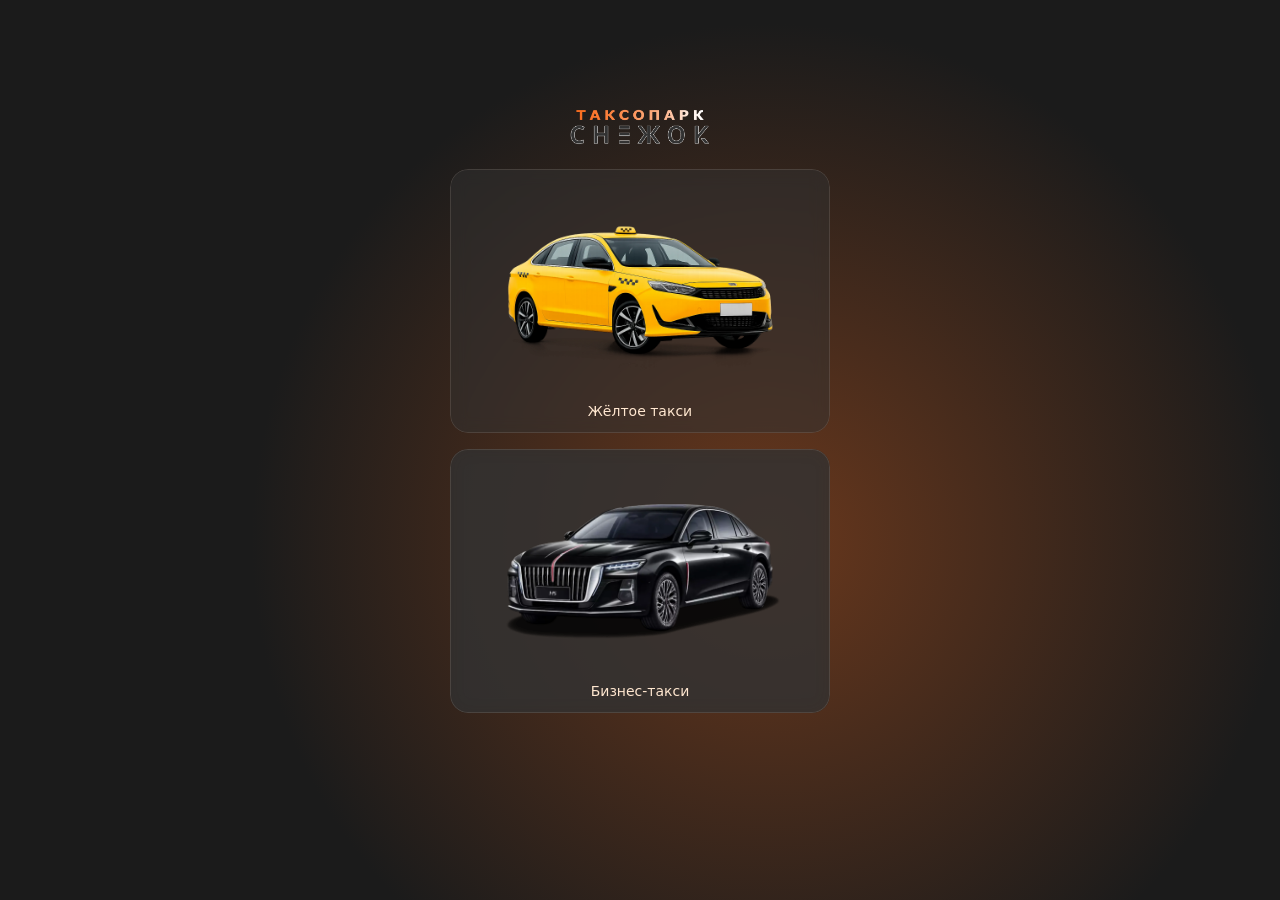
<file: index.html>
<!DOCTYPE html>
<html lang="ru">
<head>
  <meta charset="UTF-8">
  <meta name="viewport" content="width=device-width, initial-scale=1.0">
  <title>Выберите тип такси</title>
  <!-- Глобальные стили (переменные, reset, шрифты) -->
  <link rel="stylesheet" href="style.css">
  <!-- Стили только для этой страницы -->
  <link rel="stylesheet" href="entry.css">
</head>
<body>

  <main class="entry-wrapper" id="entryWrapper">
    
    <!-- 🔹 Логотип: компактно вверху, не мешает контенту -->
    <div class="logo" style="margin-bottom: 8px;">
      <img src="logo/logo4.svg" alt="Логотип" class="logo-img" style="height: 36px; width: auto;">
    </div>

    <!-- Верхняя карточка: Жёлтое такси -->
    <div class="car-entry" id="carYellow">
      <div class="image-wrapper">
        <img src="auto/yellow.webp" alt="Жёлтое такси" class="carousel-img">
        <p class="image-caption">Жёлтое такси</p>
      </div>
    </div>

    <!-- Нижняя зона: стек для анимации смены карточки на меню -->
    <div class="entry-bottom-stack">
      
      <!-- Нижняя карточка: Бизнес-такси (перекрывает меню) -->
      <div class="car-entry" id="carBusiness">
        <div class="image-wrapper">
          <img src="auto/buisnes.webp" alt="Бизнес такси" class="carousel-img">
          <p class="image-caption">Бизнес-такси</p>
        </div>
      </div>

      <!-- Меню выбора языка (скрыто под карточкой) -->
      <div class="lang-menu" id="langMenu">
        <div class="lang-menu-title">Выберите язык</div>
        <div class="lang-options">
          <div class="lang-opt" data-lang="ru"><img src="flags/ru.svg" alt=""><span>Русский</span></div>
          <div class="lang-opt" data-lang="kg"><img src="flags/kg.svg" alt=""><span>Кыргызча</span></div>
          <div class="lang-opt" data-lang="kk"><img src="flags/kz.svg" alt=""><span>Қазақша</span></div>
          <div class="lang-opt" data-lang="tg"><img src="flags/tj.svg" alt=""><span>Тоҷикӣ</span></div>
          <div class="lang-opt" data-lang="tm"><img src="flags/tm.svg" alt=""><span>Türkmen</span></div>
          <div class="lang-opt" data-lang="uz"><img src="flags/uz.svg" alt=""><span>O'zbekcha</span></div>
        </div>
      </div>

    </div>
  </main>

  <!-- Логика страницы -->
  <script src="entry.js"></script>
</body>
</html>
</file>
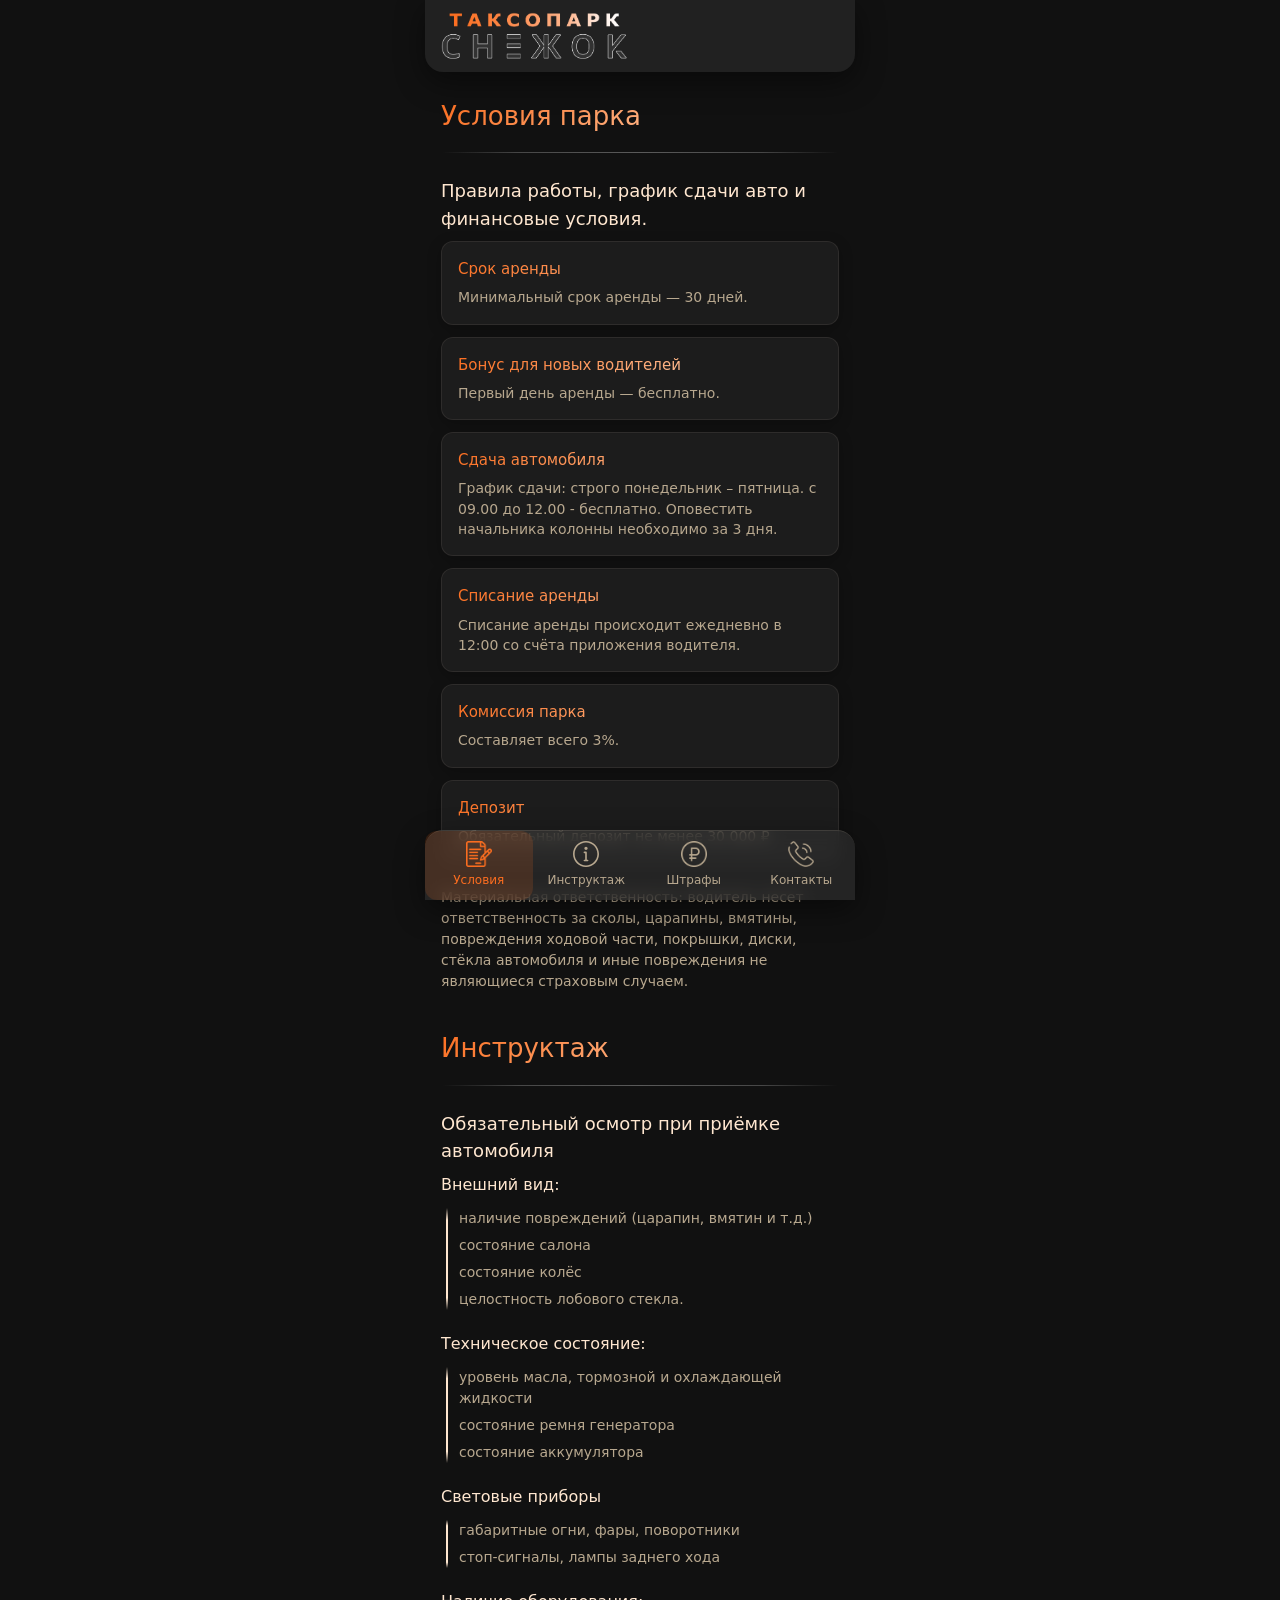
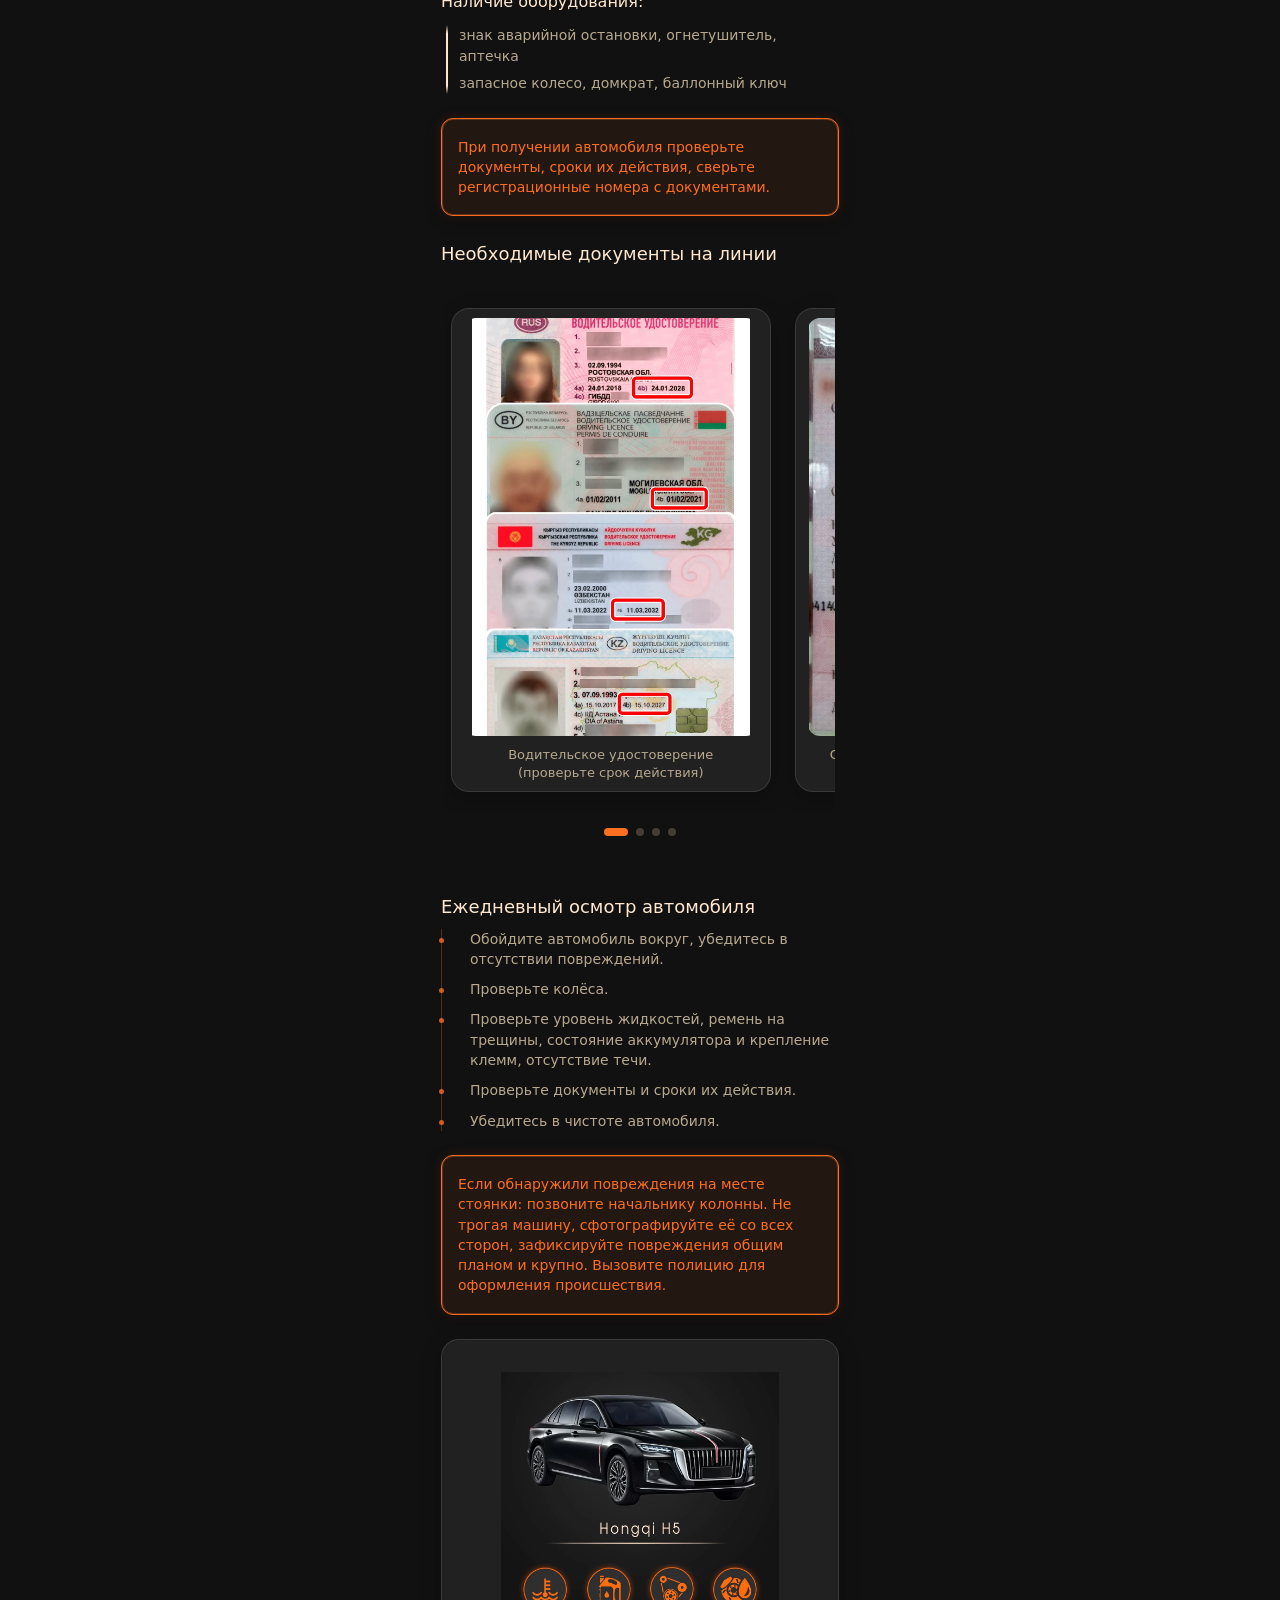
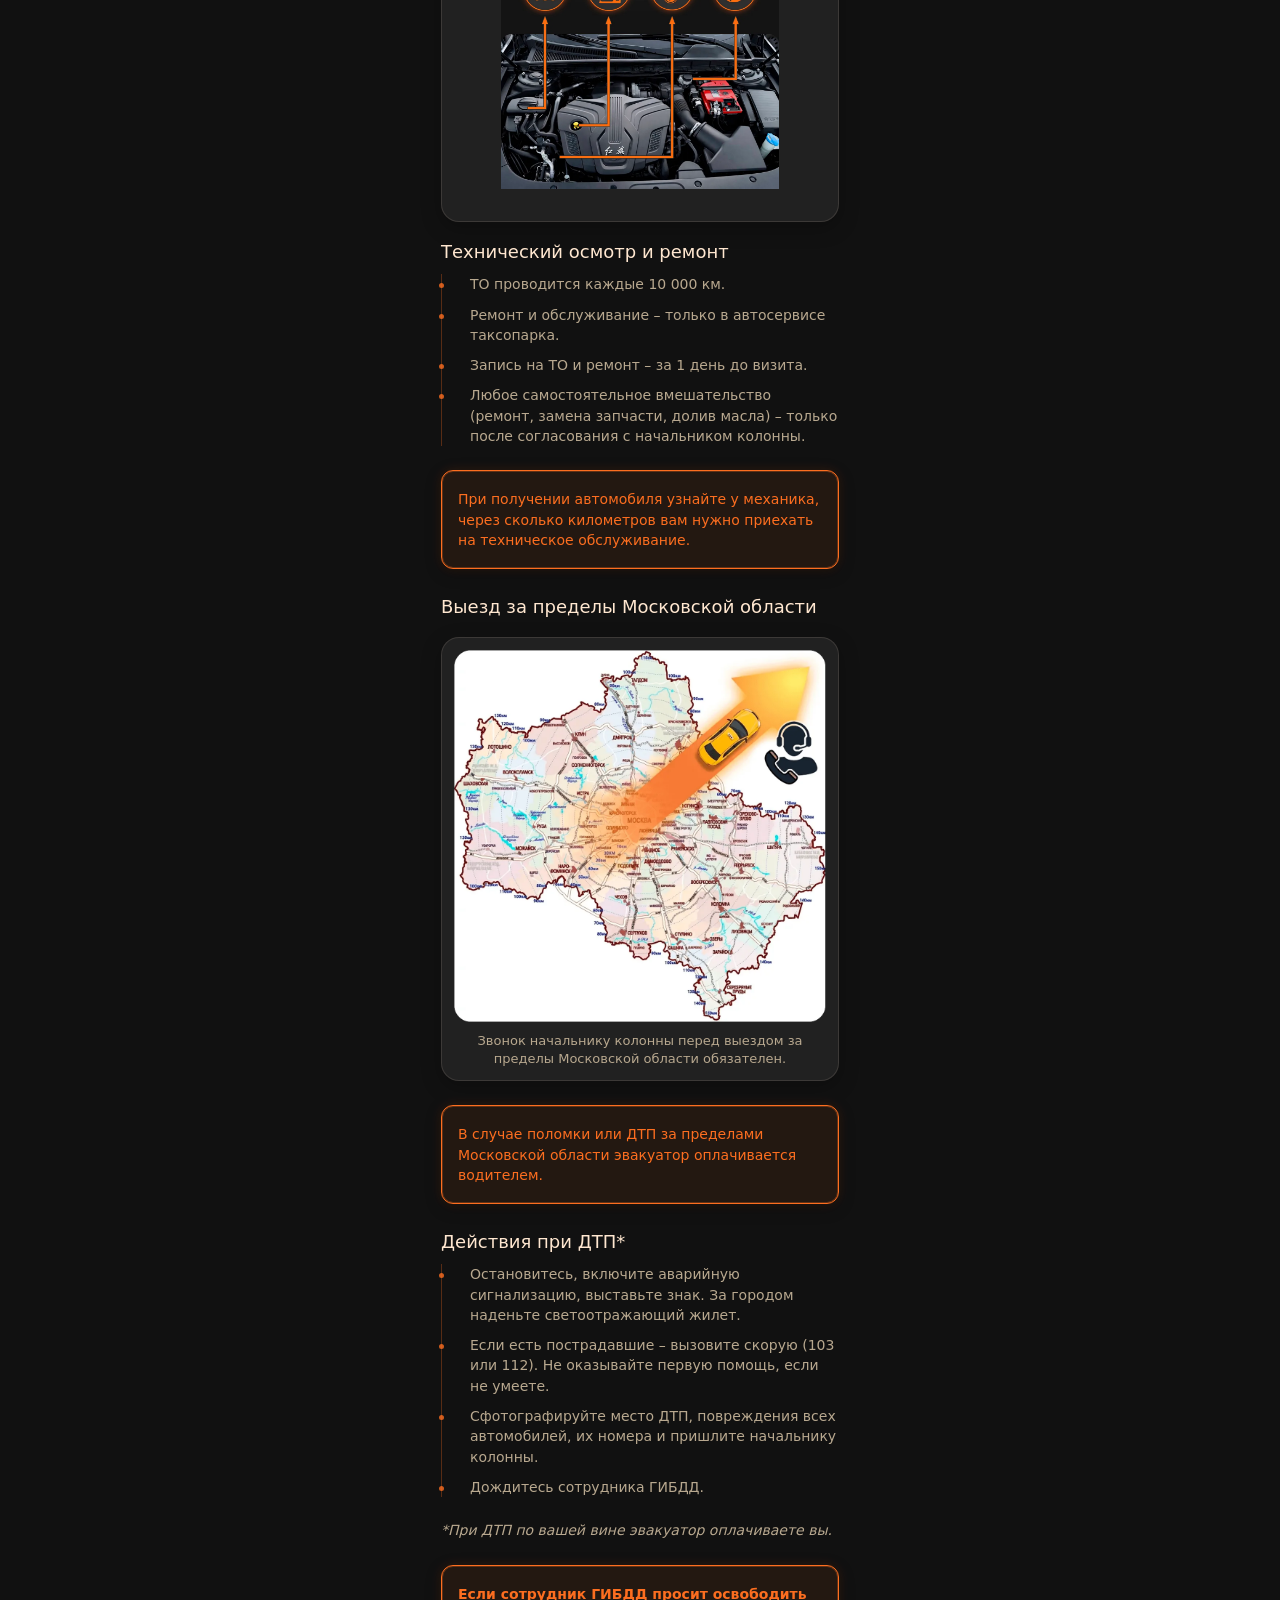
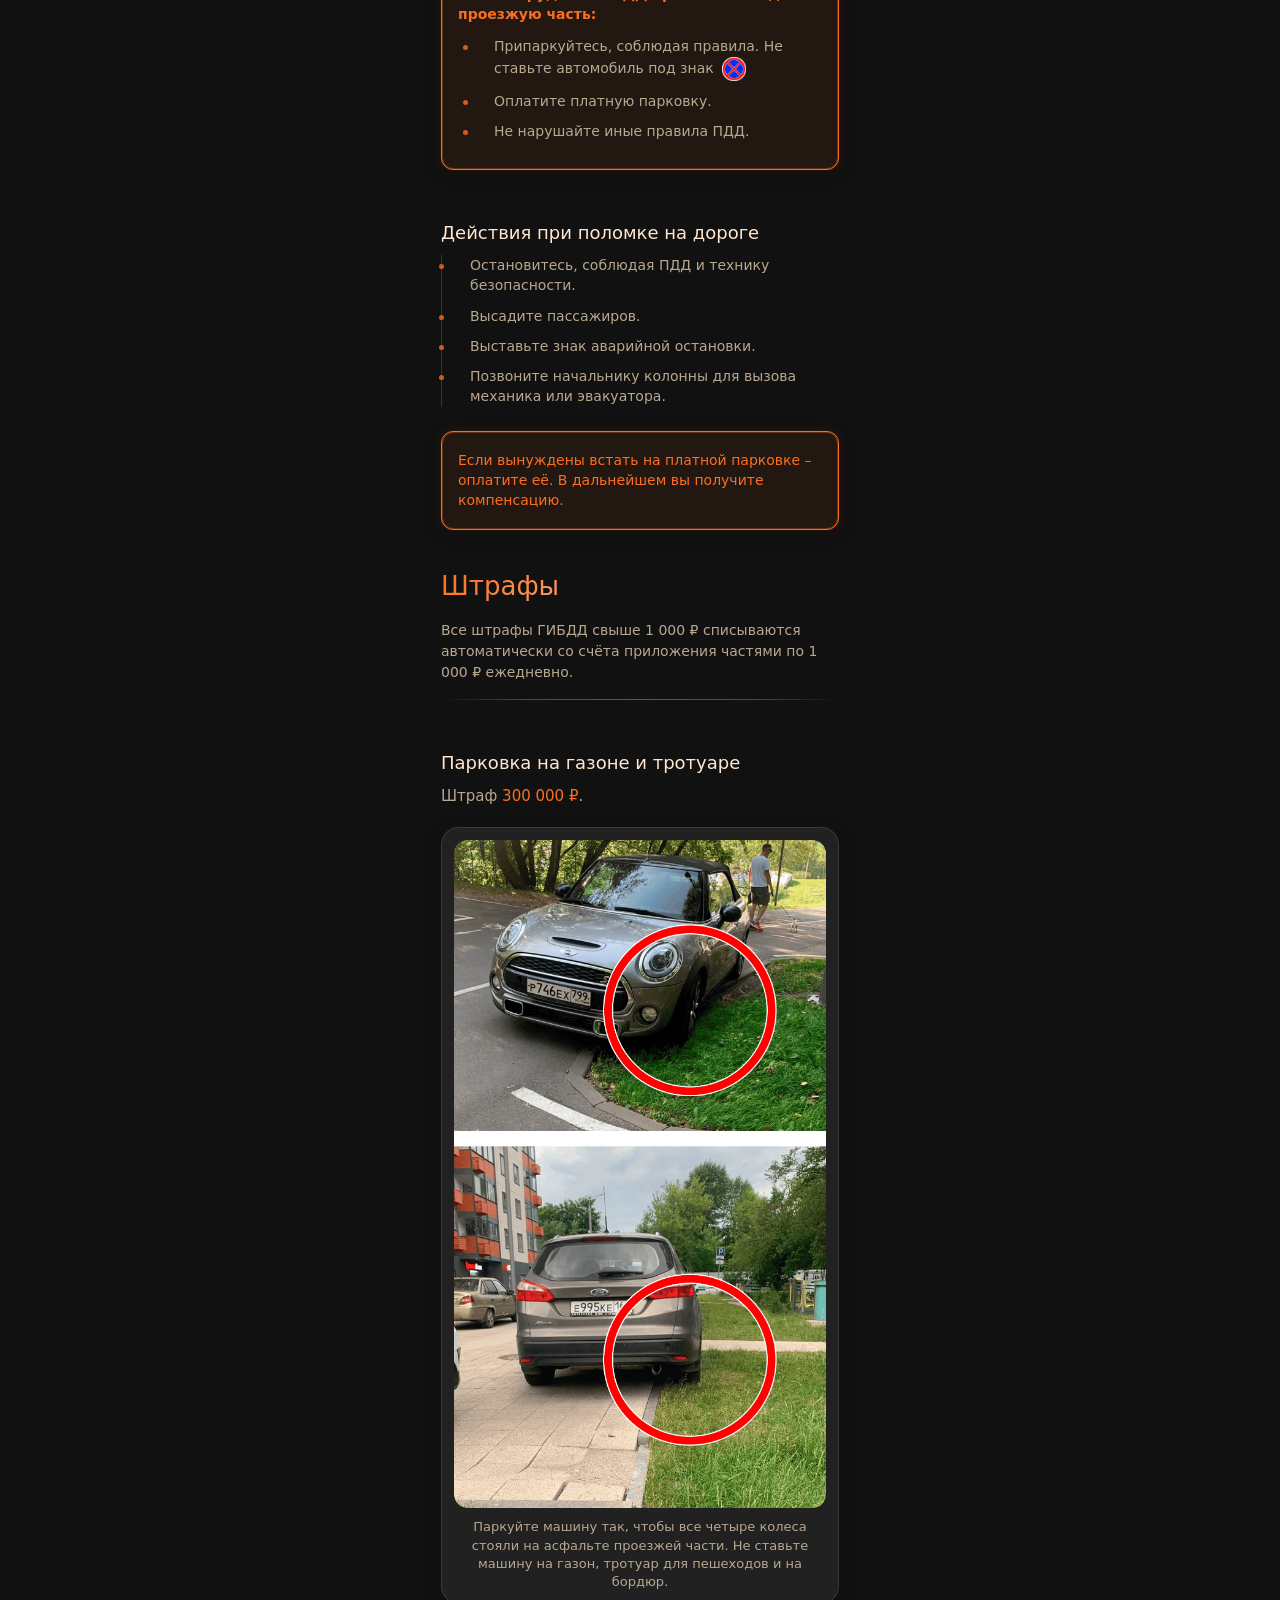
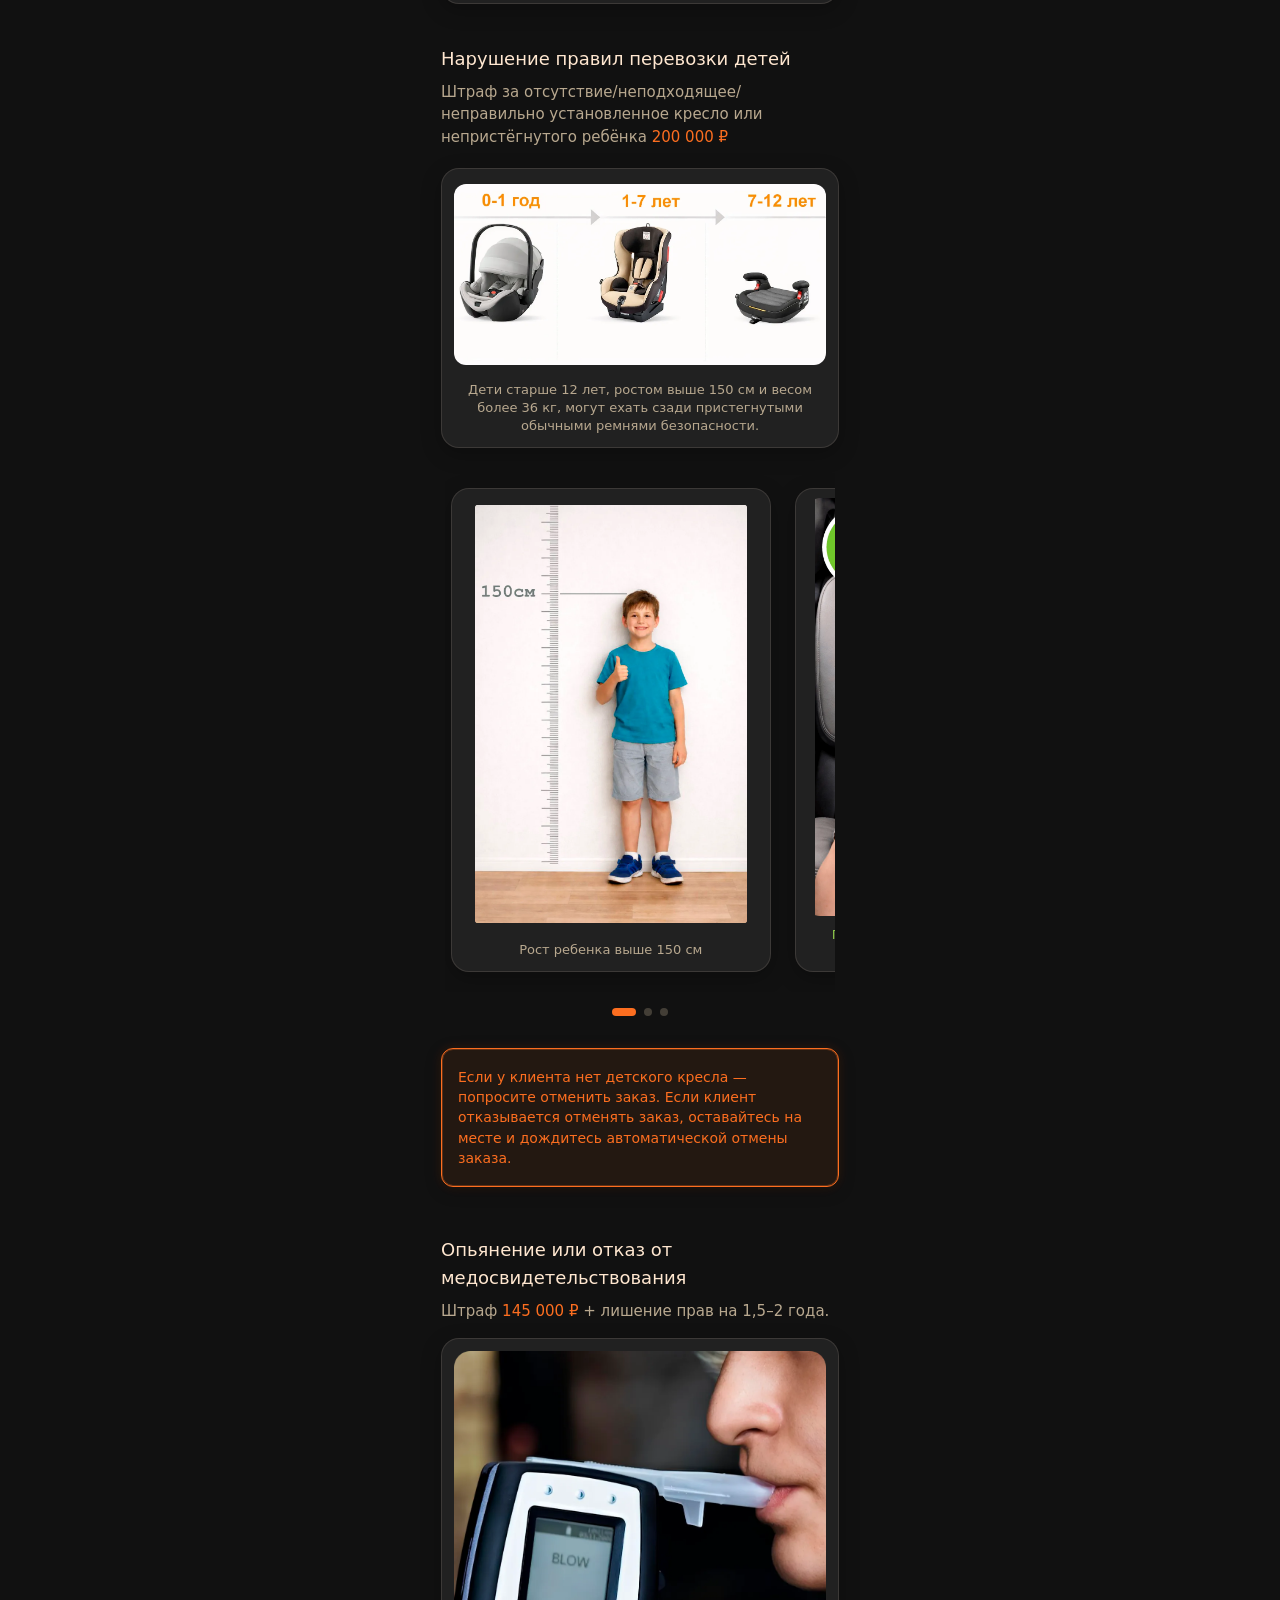
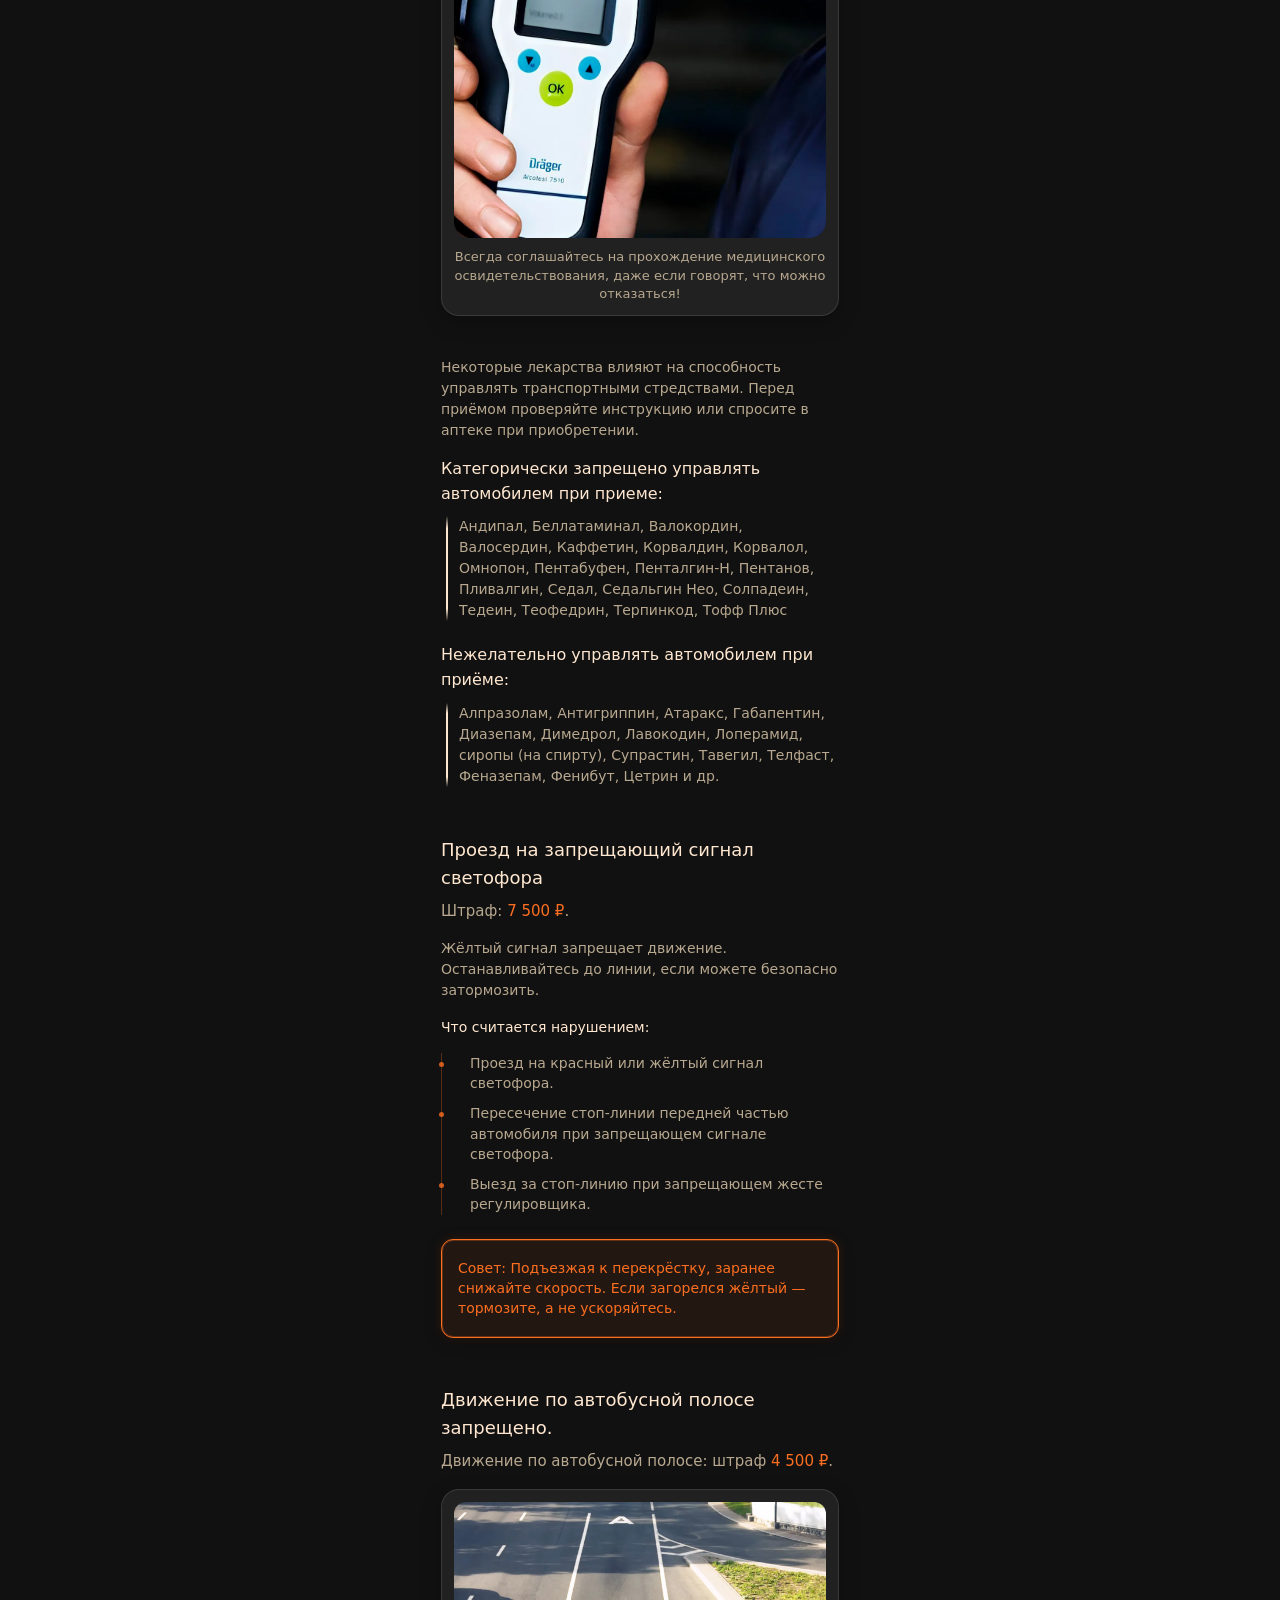
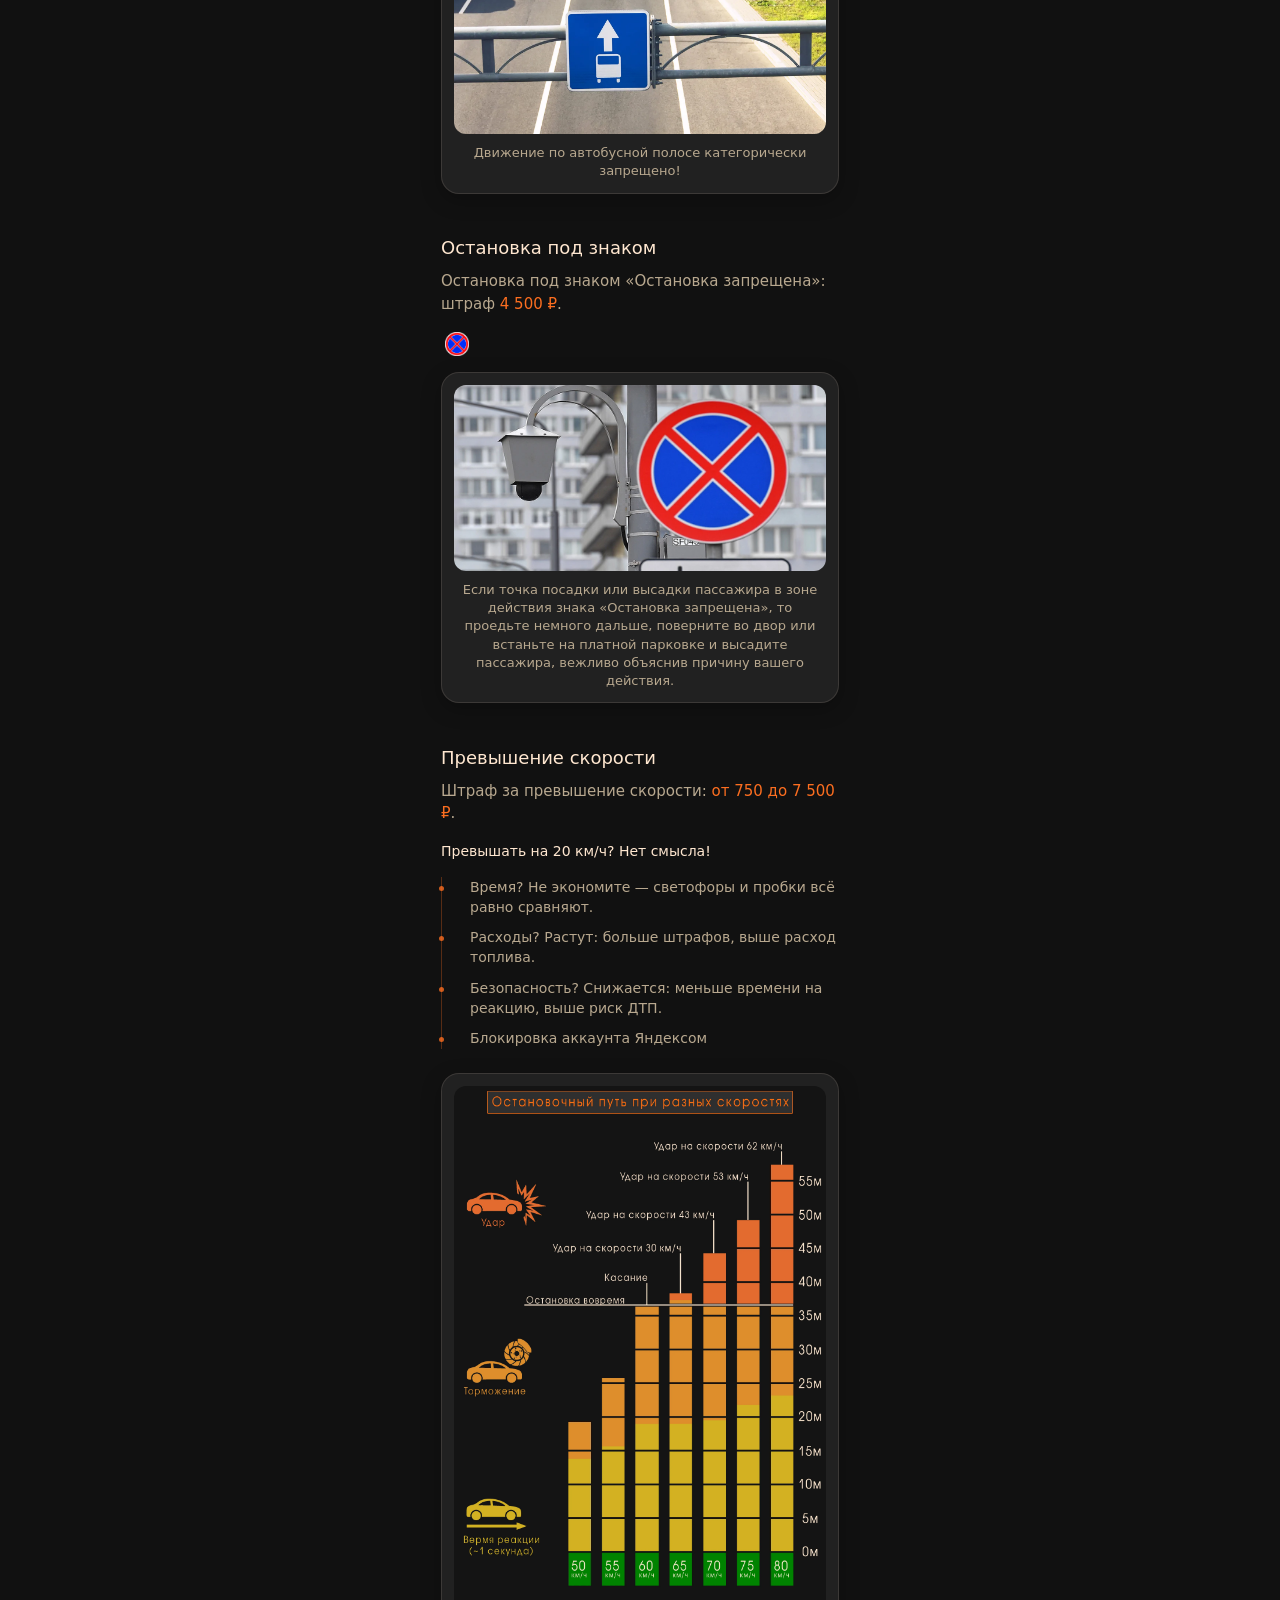
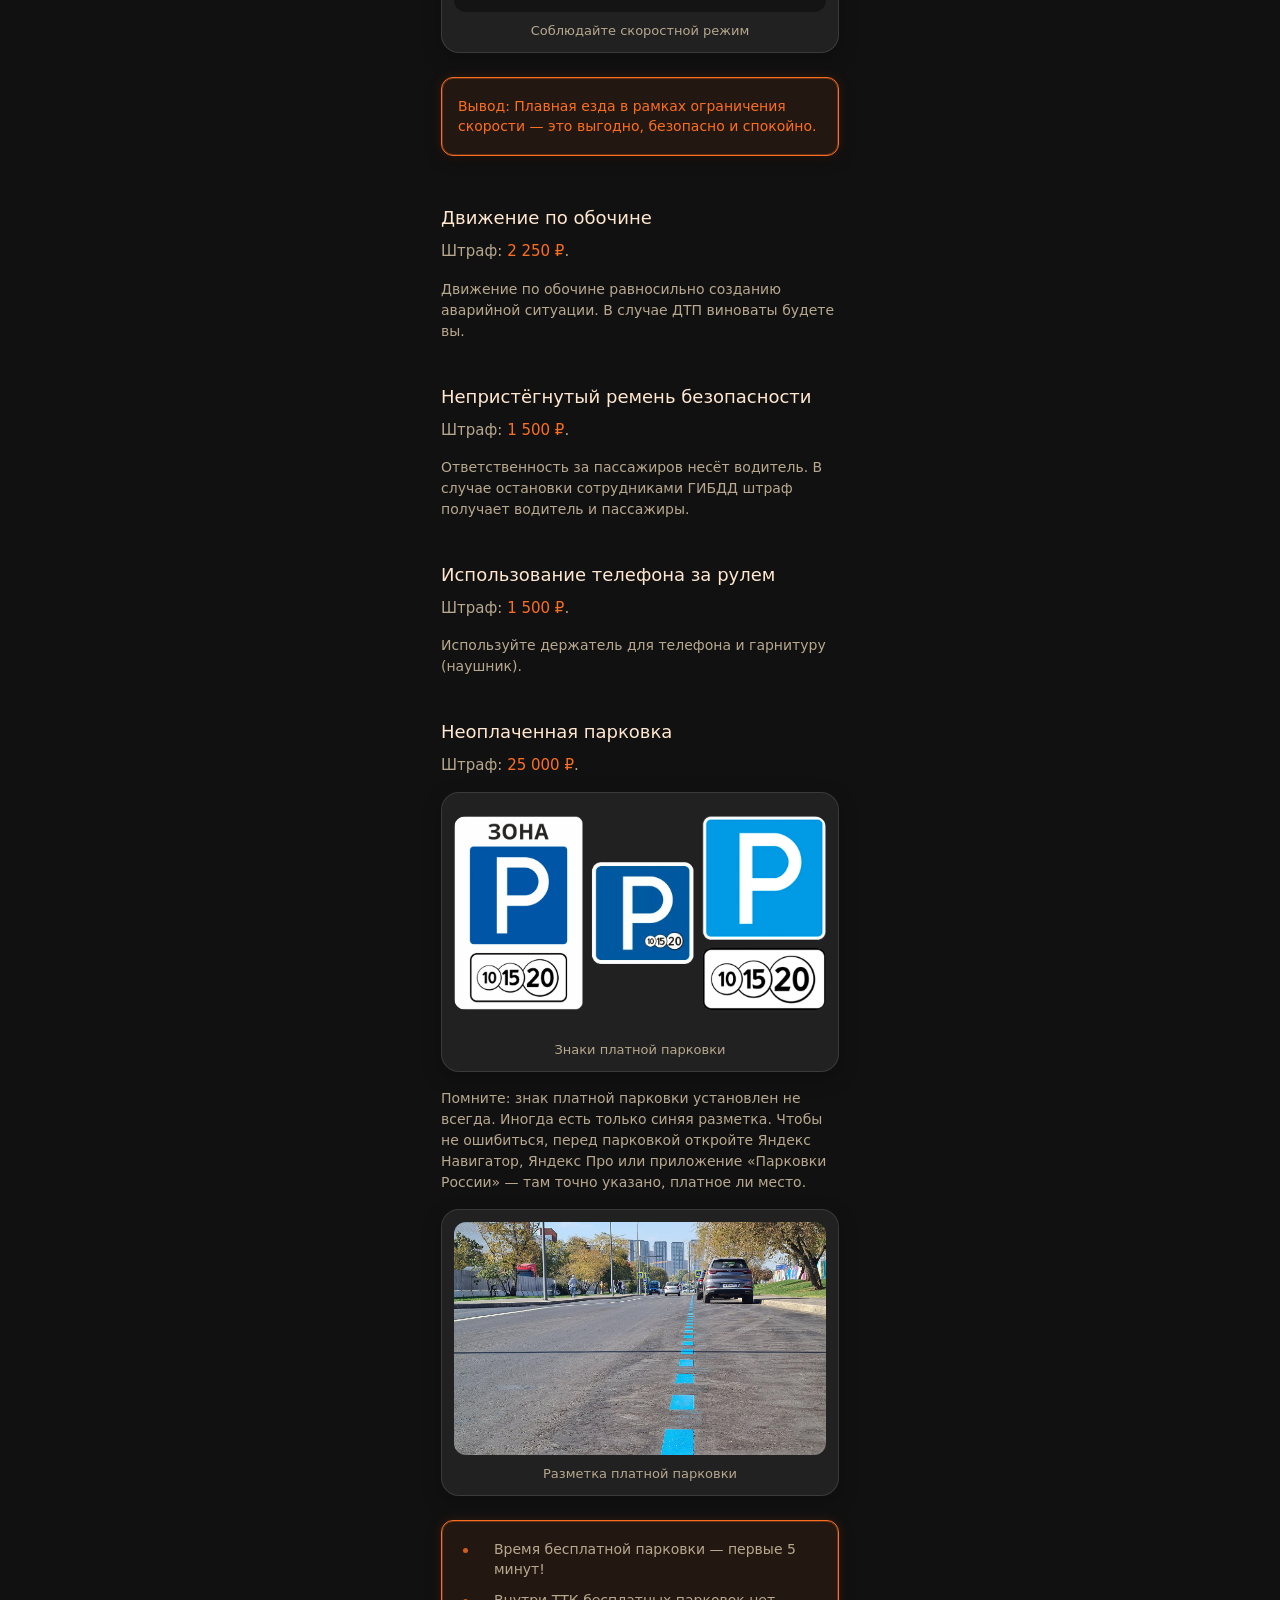
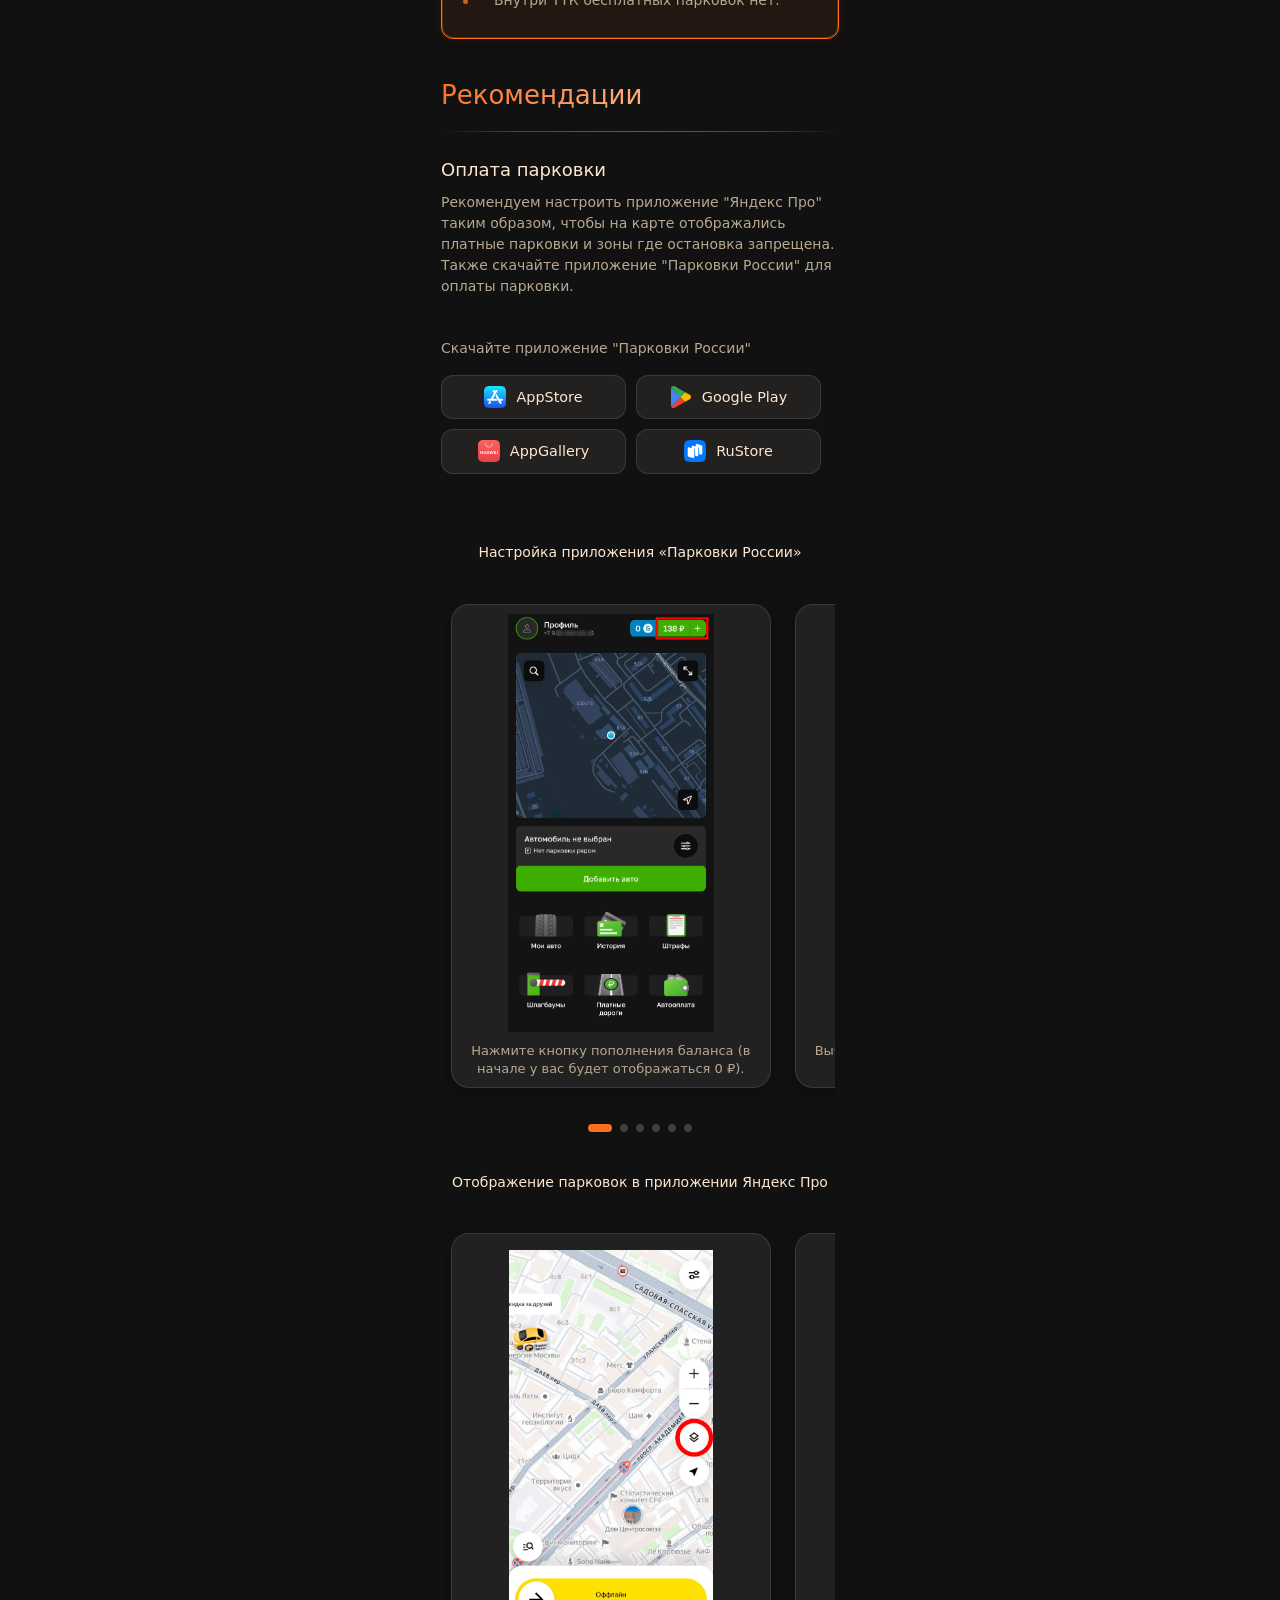
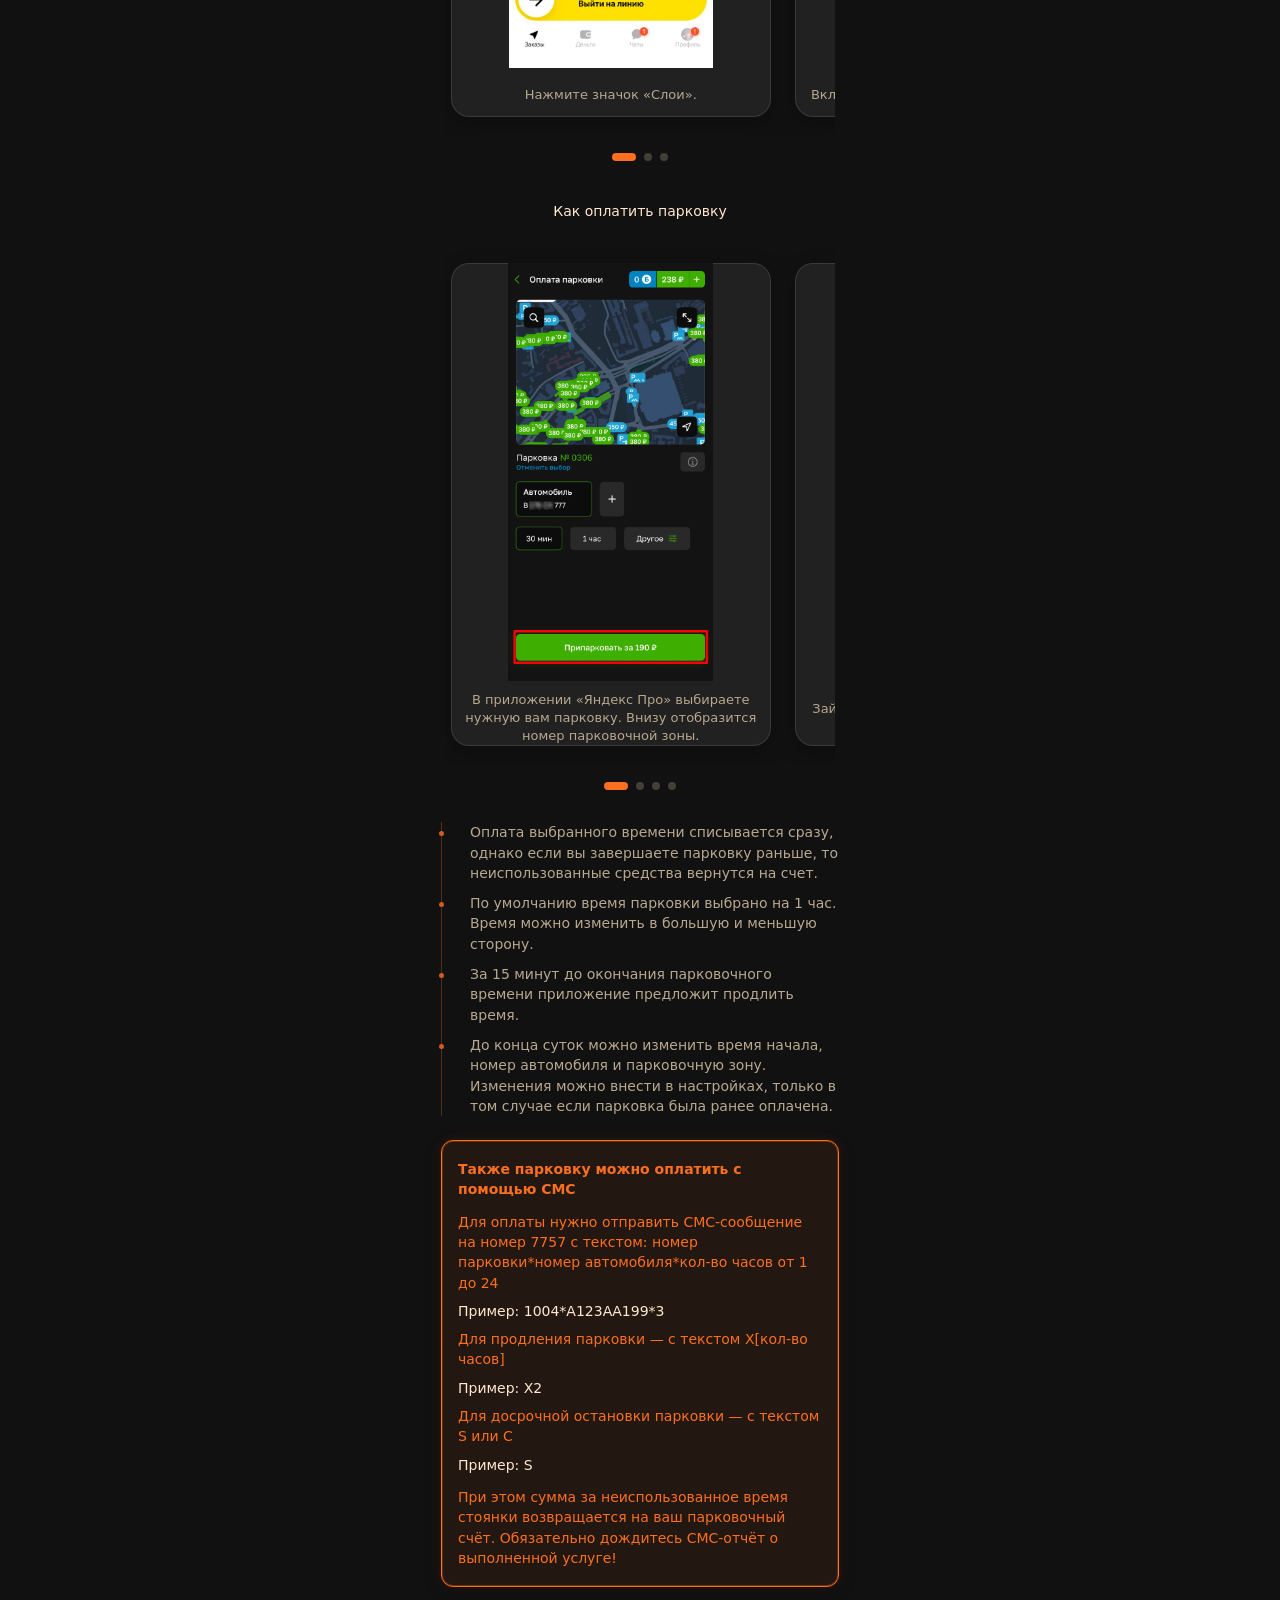
<file: buisnes.html>
<!DOCTYPE html>
<html lang="ru">

<head>
  <meta charset="UTF-8">
  <meta name="viewport" content="width=device-width, initial-scale=1.0">
  <title>Инструктаж</title>
  <link rel="stylesheet" href="style.css">
</head>

<body>

  <!-- 1. Фиксированная шапка -->
  <header class="floating-header">
    <div class="header-inner">
      <div class="logo">
        <!-- Замени src на путь к своему SVG-логотипу -->
        <img src="logo/logo4.svg" alt="Логотип" class="logo-img">
      </div>
    </div>
  </header>

  <!-- 2. Основной контент (здесь будет скролл) -->
  <main class="main-content">
    <section id="conditions" class="info-section">
      <h2 class="section-title">Условия парка</h2>
      <div class="fade-divider"></div>

      <p class="sub-heading">Правила работы, график сдачи авто и финансовые условия.</p>

      <ul class="info-list">
        <li class="list-item">
          <span class="item-title">Срок аренды</span>
          <p class="item-desc">Минимальный срок аренды — 30 дней.</p>
        </li>
        <li class="list-item">
          <span class="item-title">Бонус для новых водителей</span>
          <p class="item-desc">Первый день аренды — бесплатно.</p>
        </li>
        <li class="list-item">
          <span class="item-title">Сдача автомобиля</span>
          <p class="item-desc">График сдачи: строго понедельник – пятница. с 09.00 до 12.00 - бесплатно. Оповестить
            начальника колонны
            необходимо за 3 дня.</p>
        </li>
        <li class="list-item">
          <span class="item-title">Списание аренды</span>
          <p class="item-desc">Списание аренды происходит ежедневно в 12:00 со счёта приложения водителя.
          </p>
        </li>
        <li class="list-item">
          <span class="item-title">Комиссия парка</span>
          <p class="item-desc">Составляет всего 3%.</p>
        </li>
        <li class="list-item">
          <span class="item-title">Депозит</span>
          <p class="item-desc">Обязательный депозит не менее 30 000 ₽
          </p>
        </li>
      </ul>
      <!-- Блок страховой информации 
      <div class="insurance-block">
        <h3 class="sub-heading">Внутренняя страховка компании (КАСКО)</h3>
        <p class="cost-text">Стоимость: 100 ₽ в день.</p>
        <p class="desc-text">В случае значительного повреждения автомобиля водитель оплачивает не более
          20 000 ₽, остальные расходы покрывает компания.</p>

        <p class="list-intro">Страховка не действует в случае:</p>
        <ul class="minimal-list">
          <li>передачи автомобиля другому лицу;</li>
          <li>нахождения за рулём в состоянии опьянения;</li>
          <li>грубого нарушения ПДД;</li>
          <li>умышленного повреждения автомобиля;</li>
          <li>уезда с места ДТП;</li>
          <li>отсутствия документов об оформлении ДТП;</li>
          <li>если машина была неисправна, и вы знали об этом;</li>
          <li>использования авто в личных целях.</li>
        </ul> -->

      <div>
        <p class="liability-text">Материальная ответственность: водитель несет ответственность за сколы,
          царапины, вмятины, повреждения ходовой части, покрышки, диски, стёкла автомобиля и иные повреждения не
          являющиеся страховым случаем.</p>
      </div>
    </section>

    <section id="briefing" class="info-section">
      <h2 class="section-title">Инструктаж</h2>
      <div class="fade-divider"></div>

      <h3 class="sub-heading">Обязательный осмотр при приёмке автомобиля</h3>

      <ul class="checklist-main">
        <li class="checklist-group">
          <span class="main-item-title">Внешний вид:</span>
          <ul class="checklist-sub">
            <li>наличие повреждений (царапин, вмятин и т.д.)</li>
            <li>состояние салона</li>
            <li>состояние колёс</li>
            <li>целостность лобового стекла.</li>
          </ul>
        </li>

        <li class="checklist-group">
          <span class="main-item-title">Техническое состояние:</span>
          <ul class="checklist-sub">
            <li>уровень масла, тормозной и охлаждающей жидкости</li>
            <li>состояние ремня генератора</li>
            <li>состояние аккумулятора</li>
          </ul>
        </li>

        <li class="checklist-group">
          <span class="main-item-title">Световые приборы</span>
          <ul class="checklist-sub">
            <li>габаритные огни, фары, поворотники</li>
            <li>стоп-сигналы, лампы заднего хода</li>
          </ul>
        </li>

        <li class="checklist-group">
          <span class="main-item-title">Наличие оборудования:</span>
          <ul class="checklist-sub">
            <li>знак аварийной остановки, огнетушитель, аптечка</li>
            <li>запасное колесо, домкрат, баллонный ключ</li>
          </ul>
        </li>
      </ul>

      <div class="alert-block alert-orange">
        <p class="alert-text">При получении автомобиля проверьте документы, сроки их действия, сверьте
          регистрационные номера с документами.</p>
      </div>
      <h3 class="sub-heading">Необходимые документы на линии</h3>

      <div class="carousel" id="carousel-docs">
        <div class="carousel-track">
          <div class="carousel-slide">
            <div class="image-wrapper">
              <img src="docs/dl.webp" alt="Водительское удостоверение" class="carousel-img">
              <p class="image-caption">Водительское удостоверение <br>(проверьте срок действия)</p>
            </div>
          </div>
          <div class="carousel-slide">
            <div class="image-wrapper">
              <img src="docs/sts.webp" alt="Свидетельство о регистрации" class="carousel-img">
              <p class="image-caption">Свидетельство о регистрации (СТС) <br>(проверьте срок действия)
              </p>
            </div>
          </div>
          <div class="carousel-slide">
            <div class="image-wrapper">
              <img src="docs/s.webp" alt="Страховой полис ОСАГО" class="carousel-img">
              <p class="image-caption">Страховой полис ОСАГО <br>(проверьте срок действия)</p>
            </div>
          </div>
          <div class="carousel-slide">
            <div class="image-wrapper">
              <img src="docs/dc.webp" alt="Диагностическая карта" class="carousel-img">
              <p class="image-caption">Диагностическая карта <br>(проверьте срок действия)</p>
            </div>
          </div>
          <!-- <div class="carousel-slide">
            <div class="image-wrapper">
              <img src="docs/tc.webp" alt="Карточка фрахтовщика" class="carousel-img">
              <p class="image-caption">Карточка фрахтовщика</p>
            </div>
          </div>
          <div class="carousel-slide">
            <div class="image-wrapper">
              <img src="docs/rl.webp" alt="Заполненный путевой лист" class="carousel-img">
              <p class="image-caption">Заполненный путевой лист</p>
            </div>
          </div> -->
        </div>
        <div class="carousel-dots">
          <span class="dot" data-index="0"></span>
          <span class="dot" data-index="1"></span>
          <span class="dot" data-index="2"></span>
          <span class="dot" data-index="3"></span>
          <!-- <span class="dot" data-index="4"></span>
          <span class="dot" data-index="5"></span> -->
        </div>
      </div>
      <!-- <div class="image-wrapper">
        <img src="docs/tc2.webp" alt="Сведения об ОСГОП" class="carousel-img">
        <p class="image-caption">Сведения об ОСГОП указанны в данной графе</p>
      </div>
      <h3 class="sub-heading">Порядок получения путевого листа*</h3>
      <ul class="minimal-list">
        <li>По прибытии в парк, получите у механика документы на автомобиль, карточку фрахтовщика
          (перевозчика), путевой лист, «шашку» на крышу. Ставите <span class="word-highlight">подпись</span> о получении.</li>
        <li>Проходите медицинское освидетельствование (общее самочувствие, температура тела, артериальное
          давление, проверка на состояние опьянения), ставите <span class="word-highlight">время</span> и
          подпись у ответственного.</li>
        <li>Получаете у механика ключи от автомобиля и производите осмотр автомобиля. После завершения
          осмотра, <span class="word-highlight">время</span> и подпись у механика о выдаче транспортного
          средства.</li>
        <li>Ставите свою <span class="word-highlight">подпись</span> о приеме
          транспортного средства в технически исправном состоянии.</li>
        <li>Ставите свою <span class="word-highlight">подпись</span> в графе об
          осведомленности о действиях в случае утери «шашек», путевого листа или карты фрахтовщика.</li>
        <li>На выезде из парка ставите отметку о <span class="word-highlight">времени</span> выезда.</li>
        <li>Отметка о <span class="word-highlight">километраже</span> автомобиля на момент
          выезда.</li>
      </ul>
      <div class="alert-block alert-orange">
        <p class="alert-text">Неправильное заполнение путевого листа, отсутствие путевого листа и другие
          нарушения связанные с путевой документацией, влечёт наложение штрафа в размере 100 000 ₽ и помещение
          автомобиля на штрафстоянку сроком до 2 месяцев.</p>
      </div>
      <p class="note-text">*В отдельных случаях возможен выезд механика и медицинского работника к
        водителю.</p> -->
      <br>
      <h3 class="sub-heading">Ежедневный осмотр автомобиля</h3>
      <ul class="minimal-list">
        <li>Обойдите автомобиль вокруг, убедитесь в отсутствии повреждений.</li>
        <li>Проверьте колёса.</li>
        <li>Проверьте уровень жидкостей, ремень на трещины, состояние аккумулятора и крепление клемм,
          отсутствие течи.</li>
        <li>Проверьте документы и сроки их действия.</li>
        <li>Убедитесь в чистоте автомобиля.</li>
      </ul>
      <div class="alert-block alert-orange">
        <p class="alert-text">Если обнаружили повреждения на месте стоянки: позвоните начальнику колонны.
          Не трогая машину, сфотографируйте её со всех сторон, зафиксируйте повреждения общим планом и крупно. Вызовите
          полицию для оформления происшествия.</p>
      </div>
      <!-- <div class="carousel" id="carousel-auto">
        <div class="carousel-track">
          <div class="carousel-slide">
            <div class="image-wrapper">
              <img src="auto/granta.webp" alt="Granta" class="carousel-img">
            </div>
          </div>
          <div class="carousel-slide">
            <div class="image-wrapper">
              <img src="auto/polo.webp" alt="Polo" class="carousel-img">
            </div>
          </div>
          <div class="carousel-slide">
            <div class="image-wrapper">
              <img src="auto/rapid.webp" alt="Rapid" class="carousel-img">
            </div>
          </div>
          <div class="carousel-slide">
            <div class="image-wrapper">
              <img src="auto/jetta.webp" alt="Jetta" class="carousel-img">
            </div>
          </div>
          <div class="carousel-slide">
            <div class="image-wrapper">
              <img src="auto/moscvich.webp" alt="Moscvich" class="carousel-img">
            </div>
          </div>
          <div class="carousel-slide">
            <div class="image-wrapper">
              <img src="auto/kaiyi.webp" alt="Kaiyi" class="carousel-img">
            </div>
          </div>
          <div class="carousel-slide">
            <div class="image-wrapper">
              <img src="auto/jac.webp" alt="JAC" class="carousel-img">
            </div>
          </div>
          <div class="carousel-slide">
            <div class="image-wrapper">
              <img src="auto/baic.webp" alt="BAIC" class="carousel-img">
            </div>
          </div>
         <div class="carousel-slide">
            <div class="image-wrapper">
              <img src="auto/h5.webp" alt="H5" class="carousel-img">
            </div>
          </div>
        </div>
        <div class="carousel-dots">
          <span class="dot" data-index="0"></span>
          <span class="dot" data-index="1"></span>
          <span class="dot" data-index="2"></span>
          <span class="dot" data-index="3"></span>
          <span class="dot" data-index="4"></span>
          <span class="dot" data-index="5"></span>
          <span class="dot" data-index="6"></span>
          <span class="dot" data-index="7"></span>
          <span class="dot" data-index="8"></span>
        </div>
      </div> -->
      <div class="image-wrapper">
        <img src="auto/h5.webp" alt="H5" class="carousel-img">
      </div>
      <h3 class="sub-heading">Технический осмотр и ремонт</h3>
      <ul class="minimal-list">
        <li>ТО проводится каждые 10 000 км.</li>
        <li>Ремонт и обслуживание – только в автосервисе таксопарка.</li>
        <li>Запись на ТО и ремонт – за 1 день до визита.</li>
        <li>Любое самостоятельное вмешательство (ремонт, замена запчасти, долив масла) – только после
          согласования с начальником колонны.</li>
      </ul>

      <div class="alert-block alert-orange">
        <p class="alert-text">При получении автомобиля узнайте у механика, через сколько километров вам
          нужно приехать на техническое обслуживание.</p>
      </div>
      <h3 class="sub-heading">Выезд за пределы Московской области</h3>

      <div class="image-wrapper" style="height: auto; min-height: 280px;">
        <img src="get_out/out.webp" alt="Выезд за пределы МО" class="carousel-img">
        <p class="image-caption">Звонок начальнику колонны перед выездом за пределы Московской области
          обязателен.</p>
      </div>
      <div class="alert-block alert-orange">
        <p class="alert-text">В случае поломки или ДТП за пределами Московской области эвакуатор
          оплачивается водителем.</p>
      </div>
      <h3 class="sub-heading">Действия при ДТП*</h3>
      <ul class="minimal-list">
        <li>Остановитесь, включите аварийную сигнализацию, выставьте знак. За городом наденьте
          светоотражающий жилет.</li>
        <li>Если есть пострадавшие – вызовите скорую (103 или 112). Не оказывайте первую помощь, если не
          умеете.</li>
        <li>Сфотографируйте место ДТП, повреждения всех автомобилей, их номера и пришлите начальнику
          колонны.</li>
        <li>Дождитесь сотрудника ГИБДД.</li>
      </ul>
      <p class="note-text">*При ДТП по вашей вине эвакуатор оплачиваете вы.</p>
      <div class="alert-block alert-orange">
        <p class="alert-text" style="font-weight: 300; margin-bottom: 12px;"><strong>Если сотрудник
            ГИБДД просит освободить проезжую часть:</strong></p>
        <ul class="minimal-list" style="margin: 0; border-left: none; padding-left: 24px;">
          <li>Припаркуйтесь, соблюдая правила. Не ставьте автомобиль под знак <img src="signs/3_27.webp"
              alt="Остановка запрещена" class="inline-icon"></li>
          <li>Оплатите платную парковку.</li>
          <li>Не нарушайте иные правила ПДД.</li>
        </ul>
      </div>
      <!-- <p class="list-intro">Условия для оформления европротокола*:</p>
      <ul class="minimal-list">
        <li>Начальник колонны одобрил европротокол;</li>
        <li>в ДТП только 2 ТС, нет пострадавших;</li>
        <li>у обоих водителей действующий ОСАГО;</li>
        <li>оба согласны на европротокол, не повреждена инфраструктура, расположение ТС не менялось.
        </li>
      </ul>
      <p class="note-text">*Европротокол – крайняя мера. Делайте всё возможное для оформления через
        ГИБДД.</p> -->
      <br>
      <h3 class="sub-heading">Действия при поломке на дороге</h3>
      <ul class="minimal-list">
        <li>Остановитесь, соблюдая ПДД и технику безопасности.</li>
        <li>Высадите пассажиров.</li>
        <li>Выставьте знак аварийной остановки.</li>
        <li>Позвоните начальнику колонны для вызова механика или эвакуатора.</li>
      </ul>
      <div class="alert-block alert-orange">
        <p class="alert-text">Если вынуждены встать на платной парковке – оплатите её. В дальнейшем вы
          получите компенсацию.</p>
      </div>
    </section>
    <section id="fines" class="info-section">
      <h2 class="section-title">Штрафы</h2>
      <p class="desc-text">Все штрафы ГИБДД свыше 1 000 ₽ списываются автоматически со счёта приложения
        частями по 1 000 ₽ ежедневно.</p>
      <div class="fade-divider"></div>

      <!-- <h3 class="sub-heading">Отсутствие карточки фрахтовщика (перевозчика)</h3>
      <p class="section-subtitle" style="margin-bottom: 16px;">Штраф <span class="price-text">30 000 ₽</span>.</p>

      <div class="image-wrapper" style="height: auto; min-height: 280px;">
        <img src="fines/taxi_card.webp" alt="Карточка фрахтовщика" class="carousel-img">
        <p class="image-caption">Образец правильного расположения</p>
      </div>
      <br>
      <h3 class="sub-heading">Отсутствие фонаря «Такси» или «шашек»</h3>
      <p class="section-subtitle">Штраф <span class="price-text">50 000 ₽</span>.</p>

      <div class="image-wrapper" style="height: auto; min-height: 280px;">
        <img src="fines/taxi_hat.webp" alt="Фонарь такси" class="carousel-img">
        <p class="image-caption">После работы снимайте фонарь и кладите на пол со стороны водителя. Так
          фонарь не украдут, а при выходе на линию вы не забудете его установить. Не стоит класть фонарь в багажник.</p>
      </div> -->
      <br>
      <h3 class="sub-heading">Парковка на газоне и тротуаре</h3>
      <p class="section-subtitle">Штраф <span class="price-text">300 000 ₽</span>.</p>
      <div class="image-wrapper" style="height: auto; min-height: 280px;">
        <img src="fines/grass.webp" alt="Парковка на газоне" class="carousel-img">
        <p class="image-caption">Паркуйте машину так, чтобы все четыре колеса стояли на асфальте
          проезжей части. Не ставьте машину на газон, тротуар для пешеходов и на бордюр.</p>
      </div>
      <br>
      <h3 class="sub-heading">Нарушение правил перевозки детей</h3>
      <p class="section-subtitle">Штраф за отсутствие/неподходящее/неправильно установленное кресло или непристёгнутого
        ребёнка <span class="price-text">200 000 ₽</span></p>
      <div class="image-wrapper" style="height: auto; min-height: 280px;">
        <img src="fines/child_chair.webp" alt="Детское кресло" class="carousel-img">
        <p class="image-caption">Дети старше 12 лет, ростом выше 150 см и весом более 36 кг, могут ехать
          сзади пристегнутыми обычными ремнями безопасности.</p>
      </div>
      <div class="carousel" id="carousel-fines-example">
        <div class="carousel-track">
          <div class="carousel-slide">
            <div class="image-wrapper">
              <img src="fines/boy.webp" alt="Рост ребенка" class="carousel-img">
              <p class="image-caption">Рост ребенка выше 150 см</p>
            </div>
          </div>
          <div class="carousel-slide">
            <div class="image-wrapper">
              <img src="fines/good.webp" alt="Правильно" class="carousel-img">
              <p class="image-caption text-green">Правильно. Ремень проходит через плечо.</p>
            </div>
          </div>
          <div class="carousel-slide">
            <div class="image-wrapper">
              <img src="fines/not_good.webp" alt="Неправильно" class="carousel-img">
              <p class="image-caption text-orange">Неправильно. Ремень проходит через шею.</p>
            </div>
          </div>
        </div>
        <div class="carousel-dots">
          <span class="dot" data-index="0"></span>
          <span class="dot" data-index="1"></span>
          <span class="dot" data-index="2"></span>
        </div>
      </div>
      <div class="alert-block alert-orange">
        <p class="alert-text">Если у клиента нет детского кресла — попросите отменить заказ. Если клиент
          отказывается отменять заказ, оставайтесь на месте и дождитесь автоматической отмены заказа.</p>
      </div>
      <br>
      <h3 class="sub-heading">Опьянение или отказ от медосвидетельствования</h3>
      <p class="section-subtitle" style="margin-bottom: 16px;">Штраф <span class="price-text">145 000 ₽</span> + лишение
        прав на 1,5–2 года.</p>
      <div class="image-wrapper" style="height: auto; min-height: 280px;">
        <img src="fines/alko.webp" alt="Алко" class="carousel-img">
        <p class="image-caption">Всегда соглашайтесь на прохождение медицинского освидетельствования,
          даже если говорят, что можно отказаться!</p>
      </div>
      <br>
      <p class="desc-text">Некоторые лекарства влияют на способность управлять транспортными
        стредствами. Перед приёмом проверяйте инструкцию или спросите в аптеке при приобретении.</p>
      <ul class="checklist-main">
        <li class="checklist-group">
          <span class="main-item-title">Категорически запрещено управлять автомобилем при приеме:</span>
          <ul class="checklist-sub">
            <li>Андипал, Беллатаминал, Валокордин, Валосердин, Каффетин, Корвалдин, Корвалол, Омнопон,
              Пентабуфен, Пенталгин-Н, Пентанов, Пливалгин, Седал, Седальгин Нео, Солпадеин, Тедеин, Теофедрин,
              Терпинкод, Тофф Плюс</li>
          </ul>
        </li>
        <li class="checklist-group">
          <span class="main-item-title">Нежелательно управлять автомобилем при приёме:</span>
          <ul class="checklist-sub">
            <li>Алпразолам, Антигриппин, Атаракс, Габапентин, Диазепам, Димедрол, Лавокодин, Лоперамид,
              сиропы (на спирту), Супрастин, Тавегил, Телфаст, Феназепам, Фенибут, Цетрин и др.</li>
          </ul>
        </li>
      </ul>
      <br>
      <h3 class="sub-heading">Проезд на запрещающий сигнал светофора</h3>
      <p class="section-subtitle" style="margin-bottom: 16px;">Штраф: <span class="price-text">7 500 ₽</span>.</p>
      <p class="desc-text">Жёлтый сигнал запрещает движение. Останавливайтесь до линии, если можете
        безопасно затормозить.</p>
      <p class="list-intro">Что считается нарушением:</p>
      <ul class="minimal-list">
        <li>Проезд на красный или жёлтый сигнал светофора.</li>
        <li>Пересечение стоп-линии передней частью автомобиля при запрещающем сигнале светофора.</li>
        <li>Выезд за стоп-линию при запрещающем жесте регулировщика.</li>
      </ul>
      <div class="alert-block alert-orange">
        <p class="alert-text">Совет: Подъезжая к перекрёстку, заранее снижайте скорость. Если загорелся
          жёлтый — тормозите, а не ускоряйтесь.</p>
      </div>
      <br>
      <h3 class="sub-heading">Движение по автобусной полосе запрещено.</h3>
      <p class="section-subtitle" style="margin-bottom: 16px;">Движение по автобусной полосе: штраф
        <span class="price-text">4 500 ₽</span>.
      </p>
      <div class="image-wrapper" style="height: auto; min-height: 280px;">
        <img src="fines/bus_line.webp" alt="Автобусная полоса" class="carousel-img">
        <p class="image-caption">Движение по автобусной полосе категорически запрещено!</p>
      </div>
      <br>
      <h3 class="sub-heading">Остановка под знаком</h3>
      <p class="section-subtitle" style="margin-bottom: 16px;">Остановка под знаком «Остановка запрещена»: штраф <span
          class="price-text">4 500 ₽</span>.</p>
      <img src="signs/3_27.webp" alt="Остановка запрещена" class="inline-icon"
        style="display:inline-block; vertical-align:middle;">
      <div class="image-wrapper" style="height: auto; min-height: 280px;">
        <img src="fines/folkon.webp" alt="Флакон" class="carousel-img">
        <p class="image-caption">Если точка посадки или высадки пассажира в зоне действия знака
          «Остановка запрещена», то проедьте немного дальше, поверните во двор или встаньте на платной парковке и
          высадите пассажира, вежливо объяснив причину вашего действия.</p>
      </div>
      <br>
      <h3 class="sub-heading">Превышение скорости</h3>
      <p class="section-subtitle" style="margin-bottom: 16px;">Штраф за превышение скорости: <span class="price-text">от
          750 до 7 500 ₽</span>.</p>
      <p class="list-intro">Превышать на 20 км/ч? Нет смысла!</p>
      <ul class="minimal-list">
        <li>Время? Не экономите — светофоры и пробки всё равно сравняют.</li>
        <li>Расходы? Растут: больше штрафов, выше расход топлива.</li>
        <li>Безопасность? Снижается: меньше времени на реакцию, выше риск ДТП.</li>
        <li>Блокировка аккаунта Яндексом</li>
      </ul>
      <div class="image-wrapper" style="height: auto; min-height: 280px;">
        <img src="fines/speed.webp" alt="Скорость" class="carousel-img">
        <p class="image-caption">Соблюдайте скоростной режим</p>
      </div>
      <div class="alert-block alert-orange">
        <p class="alert-text">Вывод: Плавная езда в рамках ограничения скорости — это выгодно, безопасно
          и спокойно.</p>
      </div>
      <br>
      <h3 class="sub-heading">Движение по обочине</h3>
      <p class="section-subtitle" style="margin-bottom: 16px;">Штраф: <span class="price-text">2 250 ₽</span>.</p>
      <p class="desc-text">Движение по обочине равносильно созданию аварийной ситуации. В случае ДТП
        виноваты будете вы.</p>
      <br>
      <h3 class="sub-heading">Непристёгнутый ремень безопасности</h3>
      <p class="section-subtitle" style="margin-bottom: 16px;">Штраф: <span class="price-text">1 500 ₽</span>.</p>
      <p class="desc-text">Ответственность за пассажиров несёт водитель. В случае остановки сотрудниками
        ГИБДД штраф получает водитель и пассажиры.</p>
      <br>
      <h3 class="sub-heading">Использование телефона за рулем</h3>
      <p class="section-subtitle" style="margin-bottom: 16px;">Штраф: <span class="price-text">1 500 ₽</span>.</p>
      <p class="desc-text">Используйте держатель для телефона и гарнитуру (наушник).</p>
      <br>
      <h3 class="sub-heading">Неоплаченная парковка</h3>
      <p class="section-subtitle" style="margin-bottom: 16px;">Штраф: <span class="price-text">25 000 ₽</span>.</p>
      <div class="image-wrapper" style="height: auto; min-height: 280px;">
        <img src="fines/toll_park.webp" alt="Знаки платной парковки" class="carousel-img">
        <p class="image-caption">Знаки платной парковки</p>
      </div>
      <p class="desc-text">Помните: знак платной парковки установлен не всегда. Иногда есть только синяя
        разметка. Чтобы не ошибиться, перед парковкой откройте Яндекс Навигатор, Яндекс Про или приложение «Парковки
        России» — там точно указано, платное ли место.</p>
      <div class="image-wrapper" style="height: auto; min-height: 280px;">
        <img src="fines/blue.jpeg" alt="Разметка платной парковки" class="carousel-img">
        <p class="image-caption">Разметка платной парковки</p>
      </div>
      <div class="alert-block alert-orange">
        <ul class="minimal-list" style="margin: 0; padding-left: 24px; border-left: none;">
          <li>Время бесплатной парковки — первые 5 минут!</li>
          <li>Внутри ТТК бесплатных парковок нет.</li>
        </ul>
      </div>
    </section>
    <!--БЛОК РЕКОМЕНДАЦИЙ-->
    <section id="recommendations" class="info-section">
      <h2 class="section-title">Рекомендации</h2>
      <div class="fade-divider"></div>
      <h3 class="sub-heading">Оплата парковки</h3>
      <p class="desc-text">Рекомендуем настроить приложение "Яндекс Про" таким образом, чтобы на карте
        отображались платные парковки и зоны где остановка запрещена. Также скачайте приложение "Парковки России" для
        оплаты парковки.</p>
      <br>
      <p class="desc-text">Скачайте приложение "Парковки России"</p>
      <div class="app-download-buttons">
        <a href="https://apps.apple.com/bm/app/парковки-россии/id1434426876" class="download-btn" target="_blank"
          rel="noopener">
          <img src="logo/appstore.svg" alt="AppStore" class="store-icon">
          <span>AppStore</span>
        </a>
        <a href="https://play.google.com/store/apps/details?id=ru.mosparking.appnew" class="download-btn"
          target="_blank" rel="noopener">
          <img src="logo/playmarket.svg" alt="Google Play" class="store-icon">
          <span>Google Play</span>
        </a>
        <a href="https://appgallery.huawei.com/#/app/C101992459?appId=C101992459&source=appshare&subsource=C101992459"
          class="download-btn" target="_blank" rel="noopener">
          <img src="logo/appgallery.svg" alt="AppGallery" class="store-icon">
          <span>AppGallery</span>
        </a>
        <a href="https://apps.rustore.ru/app/ru.mosparking.appnew" class="download-btn" target="_blank" rel="noopener">
          <img src="logo/rustore.svg" alt="RuStore" class="store-icon">
          <span>RuStore</span>
        </a>
      </div>
      <br>
      <p class="list-intro" style="text-align: center; margin: 24px 0 4px;">Настройка приложения
        «Парковки России»</p>
      <div class="carousel" id="carousel-parking-instruction">
        <div class="carousel-track">
          <div class="carousel-slide">
            <div class="image-wrapper">
              <img src="instruction/4.webp" alt="Шаг 1" class="carousel-img">
              <p class="image-caption">Нажмите кнопку пополнения баланса (в начале у вас будет
                отображаться 0 ₽).</p>
            </div>
          </div>
          <div class="carousel-slide">
            <div class="image-wrapper">
              <img src="instruction/5.webp" alt="Шаг 2" class="carousel-img">
              <p class="image-caption">Выберите сумму пополнения и нажмите кнопку пополнения.</p>
            </div>
          </div>
          <div class="carousel-slide">
            <div class="image-wrapper">
              <img src="instruction/6.webp" alt="Шаг 3" class="carousel-img">
              <p class="image-caption">Выберите способ оплаты (СБП, Банковская карта или списание с
                номера телефона).</p>
            </div>
          </div>
          <div class="carousel-slide">
            <div class="image-wrapper">
              <img src="instruction/7.webp" alt="Шаг 4" class="carousel-img">
              <p class="image-caption">Нажмите кнопку «Добавить автомобиль».</p>
            </div>
          </div>
          <div class="carousel-slide">
            <div class="image-wrapper">
              <img src="instruction/8.webp" alt="Шаг 5" class="carousel-img">
              <p class="image-caption">Введите номер автомобиля. Используйте русские буквы.</p>
            </div>
          </div>
          <div class="carousel-slide">
            <div class="image-wrapper">
              <img src="instruction/9.webp" alt="Шаг 6" class="carousel-img">
              <p class="image-caption">Нажмите кнопку «Готово».</p>
            </div>
          </div>
        </div>
        <div class="carousel-dots">
          <span class="dot" data-index="0"></span>
          <span class="dot" data-index="1"></span>
          <span class="dot" data-index="2"></span>
          <span class="dot" data-index="3"></span>
          <span class="dot" data-index="4"></span>
          <span class="dot" data-index="5"></span>
        </div>
      </div>
      <p class="list-intro" style="text-align: center; margin: 40px 0 12px;">Отображение парковок в
        приложении Яндекс Про</p>
      <div class="carousel" id="carousel-yandex-layers">
        <div class="carousel-track">
          <div class="carousel-slide">
            <div class="image-wrapper">
              <img src="instruction/1.webp" alt="Шаг 1" class="carousel-img">
              <p class="image-caption">Нажмите значок «Слои».</p>
            </div>
          </div>
          <div class="carousel-slide">
            <div class="image-wrapper">
              <img src="instruction/2.webp" alt="Шаг 2" class="carousel-img">
              <p class="image-caption">Включите режим отображения парковок.</p>
            </div>
          </div>
          <div class="carousel-slide">
            <div class="image-wrapper">
              <img src="instruction/3.webp" alt="Шаг 3" class="carousel-img">
              <p class="image-caption">На карте появятся зоны платной парковки и места, где остановка
                запрещена.</p>
            </div>
          </div>
        </div>
        <div class="carousel-dots">
          <span class="dot" data-index="0"></span>
          <span class="dot" data-index="1"></span>
          <span class="dot" data-index="2"></span>
        </div>
      </div>
      <p class="list-intro" style="text-align: center; margin: 40px 0 12px;">Как оплатить парковку</p>
      <div class="carousel" id="carousel-parking-payment">
        <div class="carousel-track">
          <div class="carousel-slide">
            <div class="image-wrapper">
              <img src="instruction/10.webp" alt="Шаг 1" class="carousel-img">
              <p class="image-caption">В приложении «Яндекс Про» выбираете нужную вам парковку. Внизу
                отобразится номер парковочной зоны.</p>
            </div>
          </div>
          <div class="carousel-slide">
            <div class="image-wrapper">
              <img src="instruction/11.webp" alt="Шаг 2" class="carousel-img">
              <p class="image-caption">Зайти в приложение «Парковки России», нажать поиск вверху или
                внизу.</p>
            </div>
          </div>
          <div class="carousel-slide">
            <div class="image-wrapper">
              <img src="instruction/12.webp" alt="Шаг 3" class="carousel-img">
              <p class="image-caption">В поиске написать номер парковочной зоны, которая показана в
                приложении «Яндекс Про».</p>
            </div>
          </div>
          <div class="carousel-slide">
            <div class="image-wrapper">
              <img src="instruction/13.webp" alt="Шаг 4" class="carousel-img">
              <p class="image-caption">Нажать «Припарковать».</p>
            </div>
          </div>
        </div>
        <div class="carousel-dots">
          <span class="dot" data-index="0"></span>
          <span class="dot" data-index="1"></span>
          <span class="dot" data-index="2"></span>
          <span class="dot" data-index="3"></span>
        </div>
      </div>
      <ul class="minimal-list">
        <li>Оплата выбранного времени списывается сразу, однако если вы завершаете парковку раньше, то
          неиспользованные средства вернутся на счет.</li>
        <li>По умолчанию время парковки выбрано на 1 час. Время можно изменить в большую и меньшую
          сторону.</li>
        <li>За 15 минут до окончания парковочного времени приложение предложит продлить время.</li>
        <li>До конца суток можно изменить время начала, номер автомобиля и парковочную зону. Изменения
          можно внести в настройках, только в том случае если парковка была ранее оплачена.</li>
      </ul>
      <div class="alert-block alert-orange">
        <p class="alert-text" style="margin-bottom: 12px;"><strong>Также парковку можно оплатить с
            помощью СМС</strong></p>
        <p class="alert-text" style="margin-bottom: 8px;">Для оплаты нужно отправить СМС-сообщение на
          номер 7757 с текстом: номер парковки*номер автомобиля*кол-во часов от 1 до 24</p>
        <p class="alert-text" style="margin: 8px 0;"> <span class="text-light">Пример:
            1004*А123АА199*3</span></p>
        <p class="alert-text" style="margin: 8px 0;">Для продления парковки — с текстом X[кол-во часов]
        </p>
        <p class="alert-text" style="margin: 8px 0;"> <span class="text-light">Пример: X2</span></p>
        <p class="alert-text" style="margin: 8px 0;">Для досрочной остановки парковки — с текстом S или
          С</p>
        <p class="alert-text" style="margin: 8px 0;"><span class="text-light">Пример: S</span></p>
        <p class="alert-text" style="margin-top: 12px;">При этом сумма за неиспользованное время стоянки
          возвращается на ваш парковочный счёт. Обязательно дождитесь СМС-отчёт о выполненной услуге!</p>
      </div>
      <br>
      <h3 class="sub-heading">Рекомендуемый режим работы</h3>
      <p class="desc-text">Самое выгодное время для работы: 05:00–11:00 и 15:00–20:00. В эти часы спрос
        максимальный.</p>
      <p class="desc-text">Ваш комфорт и безопасность важнее всего. Усталость снижает концентрацию,
        поэтому обязательно делайте перерывы и высыпайтесь.</p>
      <br>
      <h3 class="sub-heading">Установите видеорегистратор</h3>
      <p class="desc-text">Видеорегистратор поможет вам при возникновении спорных ситуаций с клиентом и другими
        участниками дорожного движения.</p>
      <br>
      <h3 class="sub-heading">Следите за балансом</h3>
      <p class="desc-text">Поддерживайте положительный баланс в приложении, во избежание образования задолженности.</p>
      <br>
      <h3 class="sub-heading">Соблюдайте закон</h3>
      <p class="desc-text">Не перевозите никакие посылки работая в режиме "Такси". При выполнении заказа
        с вами всегда должен быть клиент.</p>
      <p class="desc-text">Остерегайтесь предложений «подработать» или «перевезти коробку». За этим
        часто скрываются незаконные схемы. Полиция и службы безопасности отслеживают подозрительные действия.</p>
      <p class="desc-text">Откажитесь, сообщите диспетчеру. Работайте законно!</p>
      <br>
      <h3 class="sub-heading">Другие рекомендации</h3>
      <p class="desc-text">С другими правилами и рекомендациями можно ознакомиться в базе знаний Яндекса <a
          href="https://pro.yandex.ru/ru-ru/novosibirsk/knowledge-base/taxi/quality-standards/standarts-premium?section=нестандартные-ситуации"
          target="_blank" rel="noopener"
          style="color: var(--color-accent); text-decoration: none; border-bottom: 1px dashed var(--color-accent);">«Нажмите
          тут»</a></p>
    </section>
    <section id="contacts" class="info-section">
      <h2 class="section-title">Контакты</h2>
      <div class="fade-divider"></div>
      <!--ПЕРВАЯ КАРУСЕЛЬ КОНТАКТОВ-->
      <h3 class="sub-heading">Адрес таксопарка Волоколамское</h3>
      <p class="desc-text" style="margin-bottom: 20px;">г. Москва, Волоколамское ш., д. 142, стр. 1
      </p>
      <a href="https://yandex.ru/maps/?text=г.+Москва,+Волоколамское+ш.,+д.+142,+стр.+1" class="route-btn"
        target="_blank" rel="noopener">Построить маршрут</a>
      <h3 class="sub-heading" style="margin-top: 24px;">По всем вопросам:</h3>
      <!-- Карточка 6: Александр -->
      <div class="carousel-slide">
        <div class="contact-card">
          <div class="card-header">
            <img src="flags/ru.svg" alt="Флаг" class="contact-flag">
            <div class="card-info">
              <div class="card-name">Александр</div>
              <a href="tel:+79250088543" class="card-phone-link">+7-925-008-85-43</a>
              <div class="card-dayoff">Вс — выходной</div>
            </div>
          </div>
          <div class="card-actions">
            <a href="tel:+79250088543" class="icon-btn" aria-label="Позвонить"><span class="contact-icon"
                style="--icon-url: url('icon/phone.svg');"></span></a>
            <a href="https://wa.me/79250088543" target="_blank" class="icon-btn" aria-label="WhatsApp">
              <img src="icon/whatsapp.svg" alt="WhatsApp" class="contact-icon-img">
            </a>
            <a href="tg://resolve?phone=+79250088543" target="_blank" class="icon-btn" aria-label="Telegram">
              <img src="icon/tg.svg" alt="Telegram" class="contact-icon-img">
            </a>
          </div>
        </div>
      </div>
      <br>
      <!--ВТОРАЯ КАРУСЕЛЬ КОНАТКТОВ-->
      <h3 class="sub-heading">Адрес сервиса</h3>
      <p class="desc-text" style="margin-bottom: 20px;">МО, г. Нахабино, ул. Красноармейская, д. 61 Б
      </p>

      <a href="https://yandex.ru/maps/?text=Московская+область+Нахабино+Красноармейская+61Б" class="route-btn"
        target="_blank" rel="noopener">Построить маршрут</a>
    </section>
  </main>

  <!-- 3. Фиксированное нижнее меню -->
  <nav class="floating-bottom-nav">
    <a href="#conditions" class="nav-item">
      <span class="nav-icon" style="--icon-url: url('icon/contract.svg');"></span>
      <span class="nav-label">Условия</span>
    </a>
    <a href="#briefing" class="nav-item">
      <span class="nav-icon" style="--icon-url: url('icon/instruction.svg');"></span>
      <span class="nav-label">Инструктаж</span>
    </a>
    <a href="#fines" class="nav-item">
      <span class="nav-icon" style="--icon-url: url('icon/fines.svg');"></span>
      <span class="nav-label">Штрафы</span>
    </a>
    <a href="#contacts" class="nav-item">
      <span class="nav-icon" style="--icon-url: url('icon/contacts.svg');"></span>
      <span class="nav-label">Контакты</span>
    </a>
  </nav>

  <script src="script.js"></script>
</body>

</html>
</file>
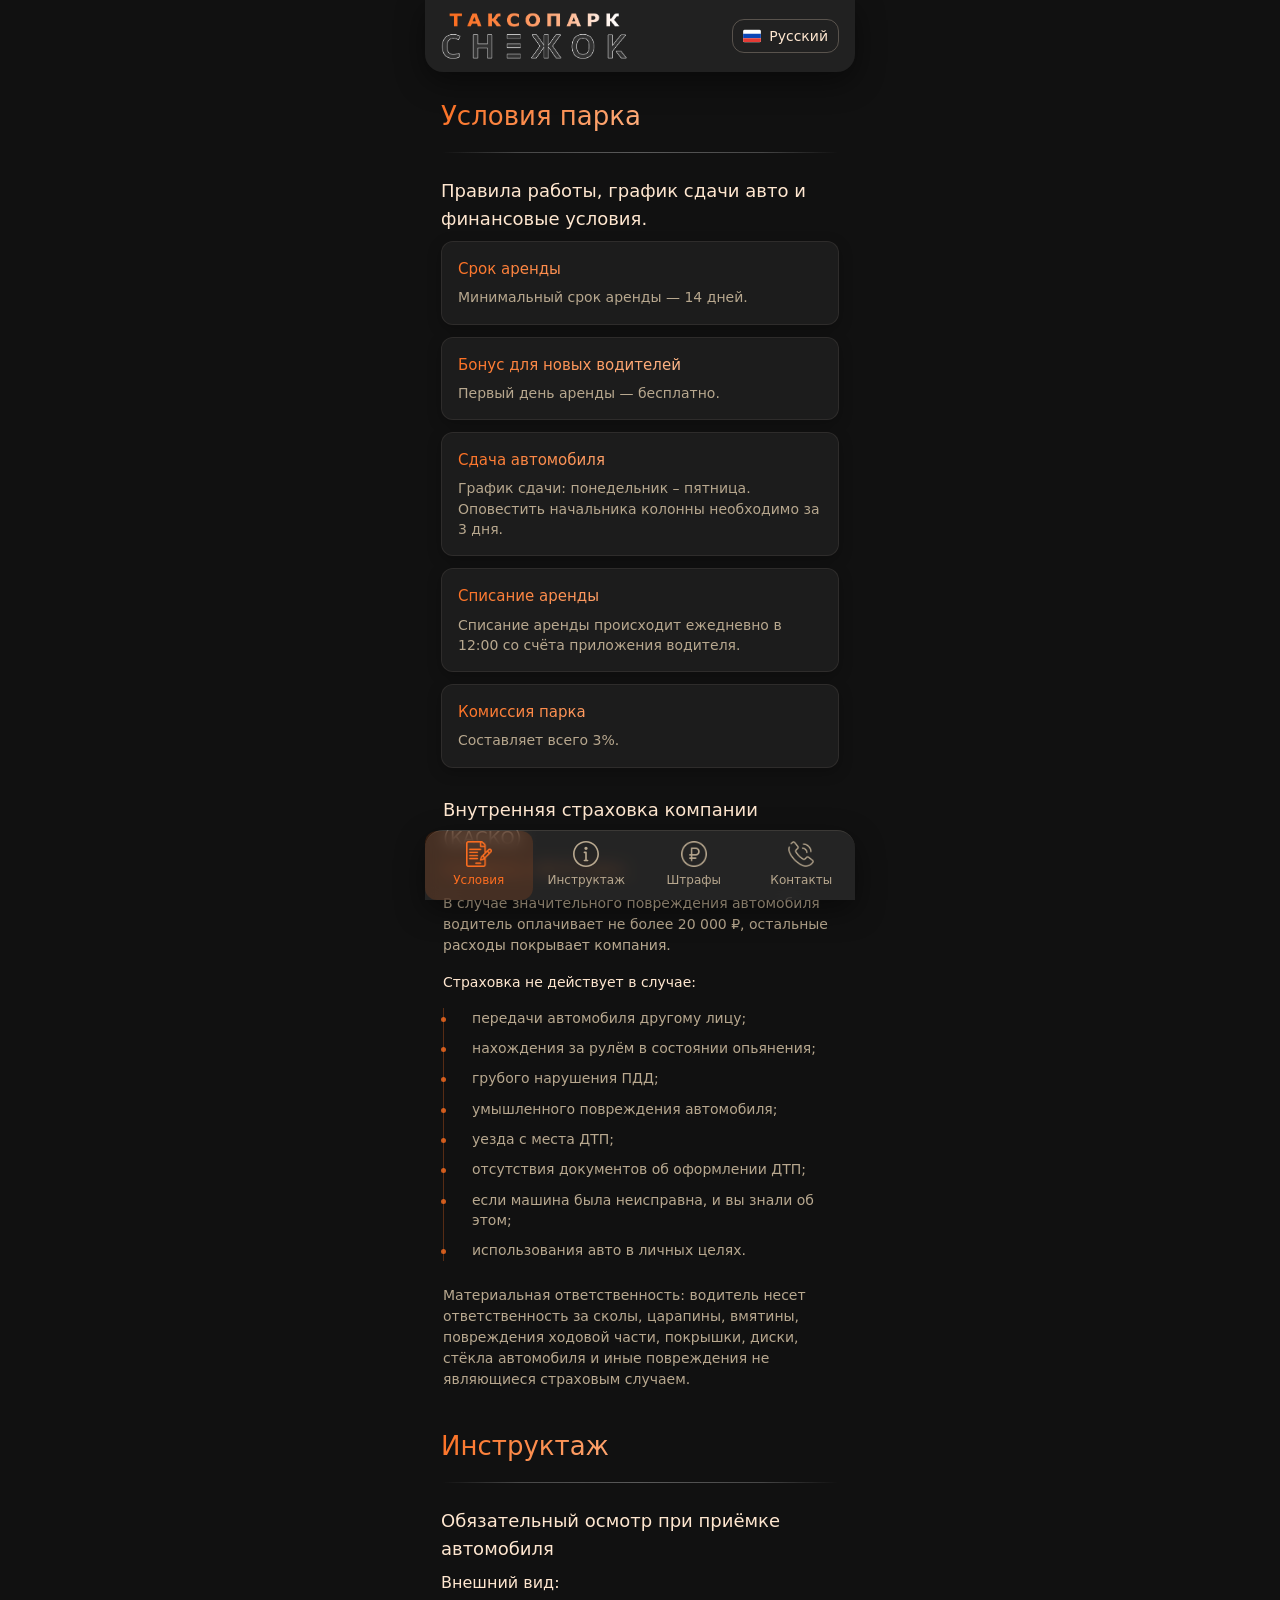
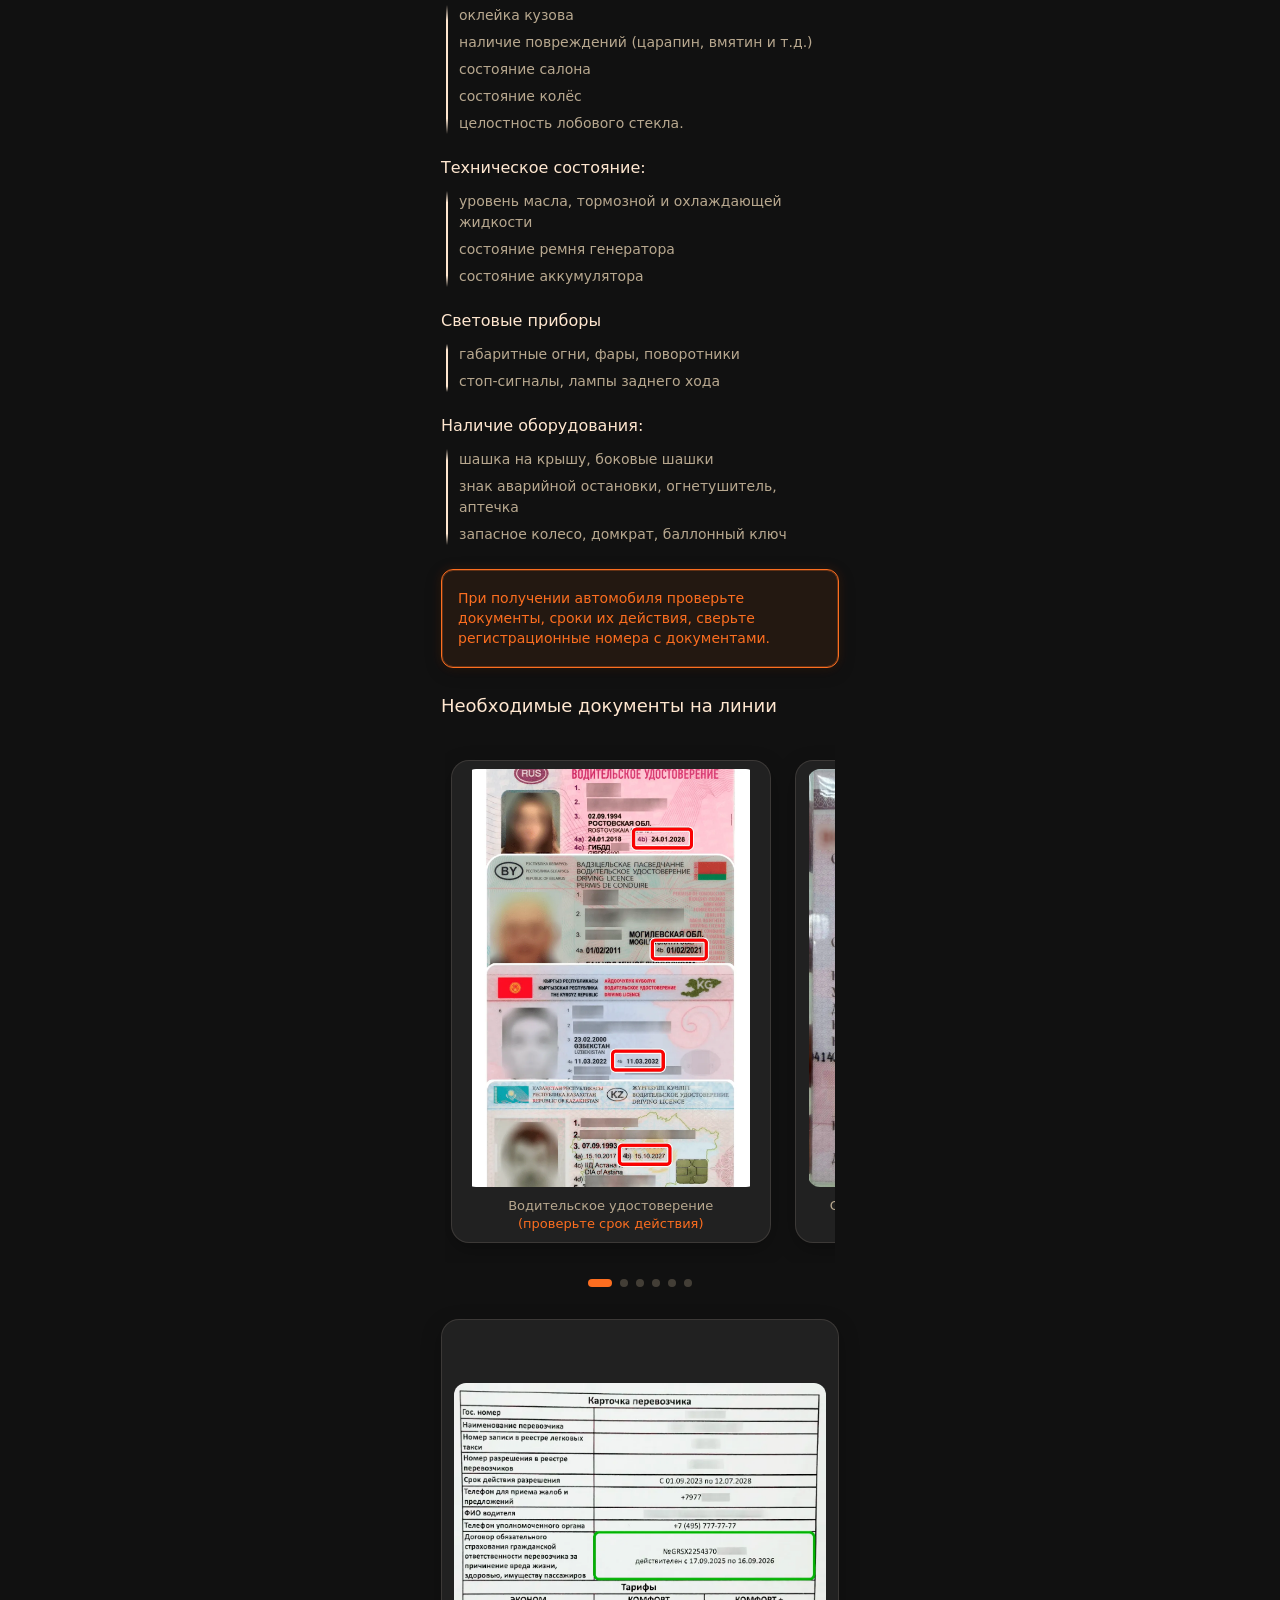
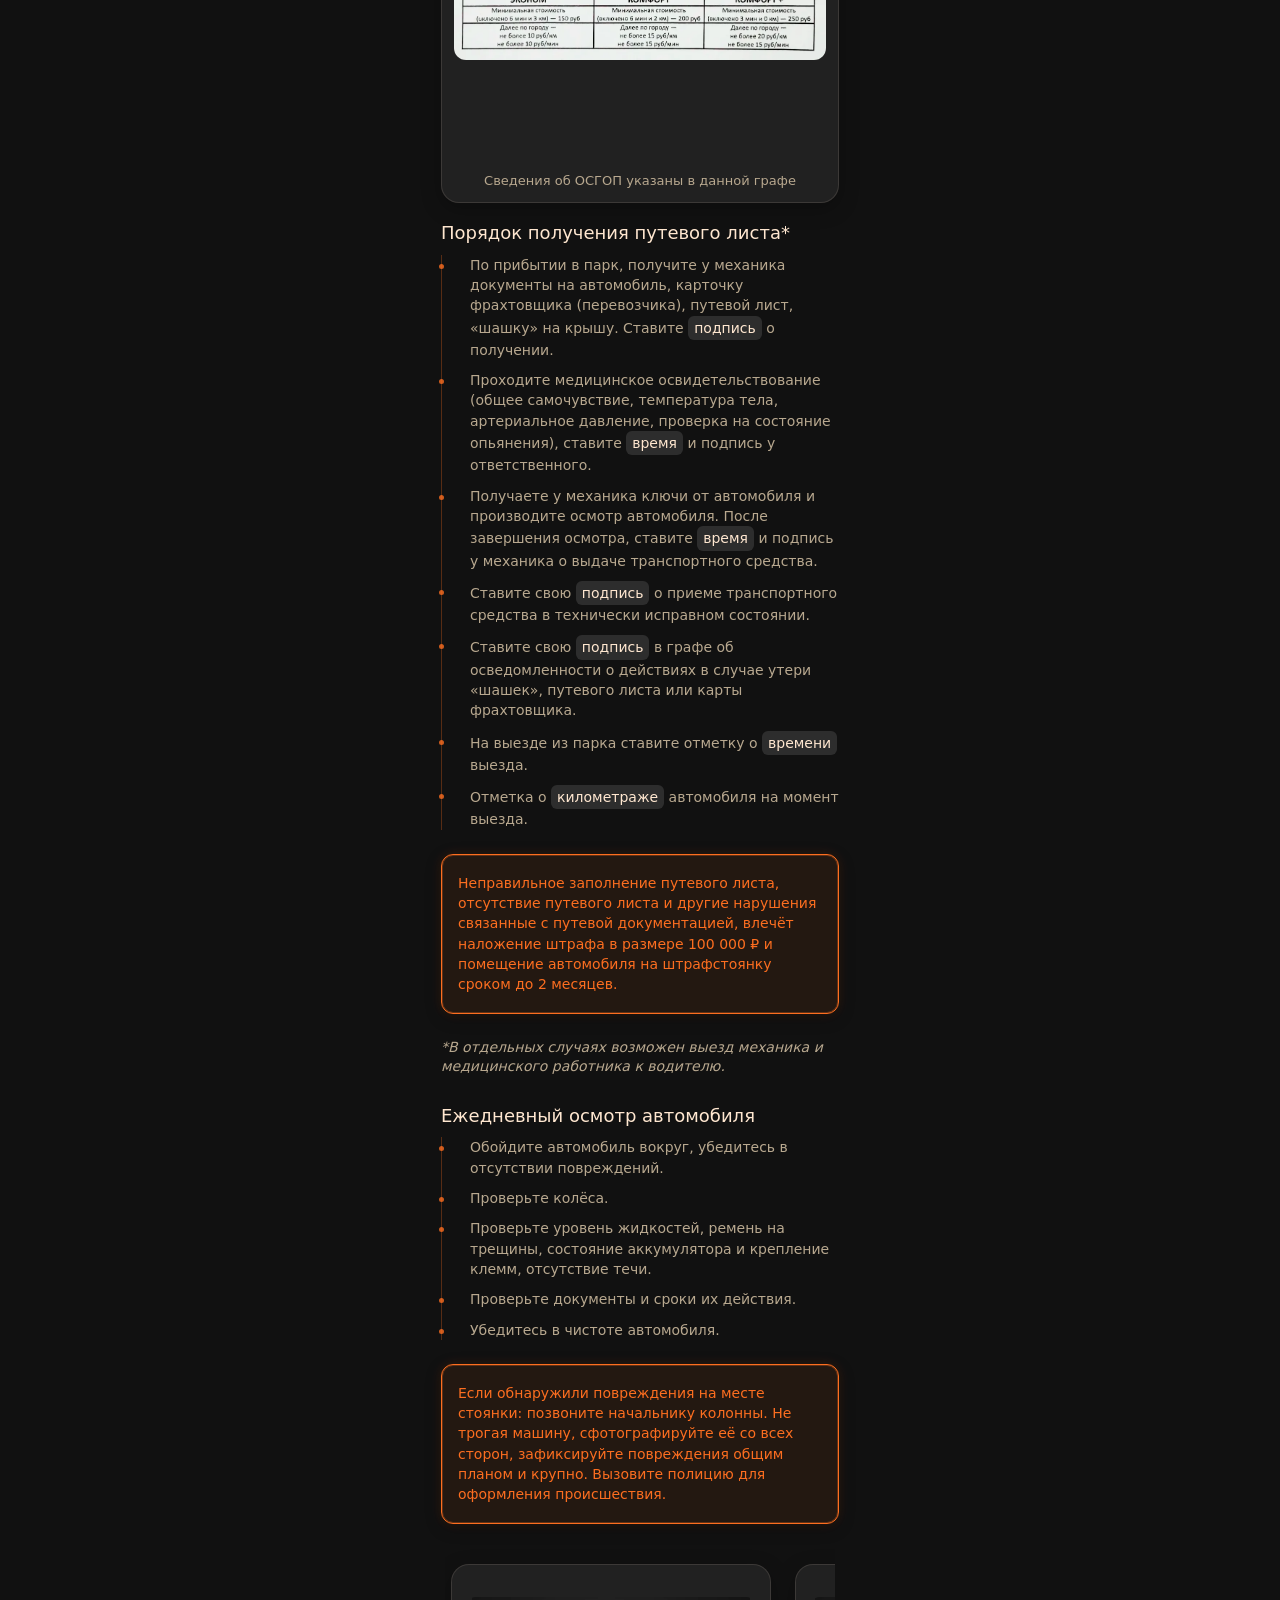
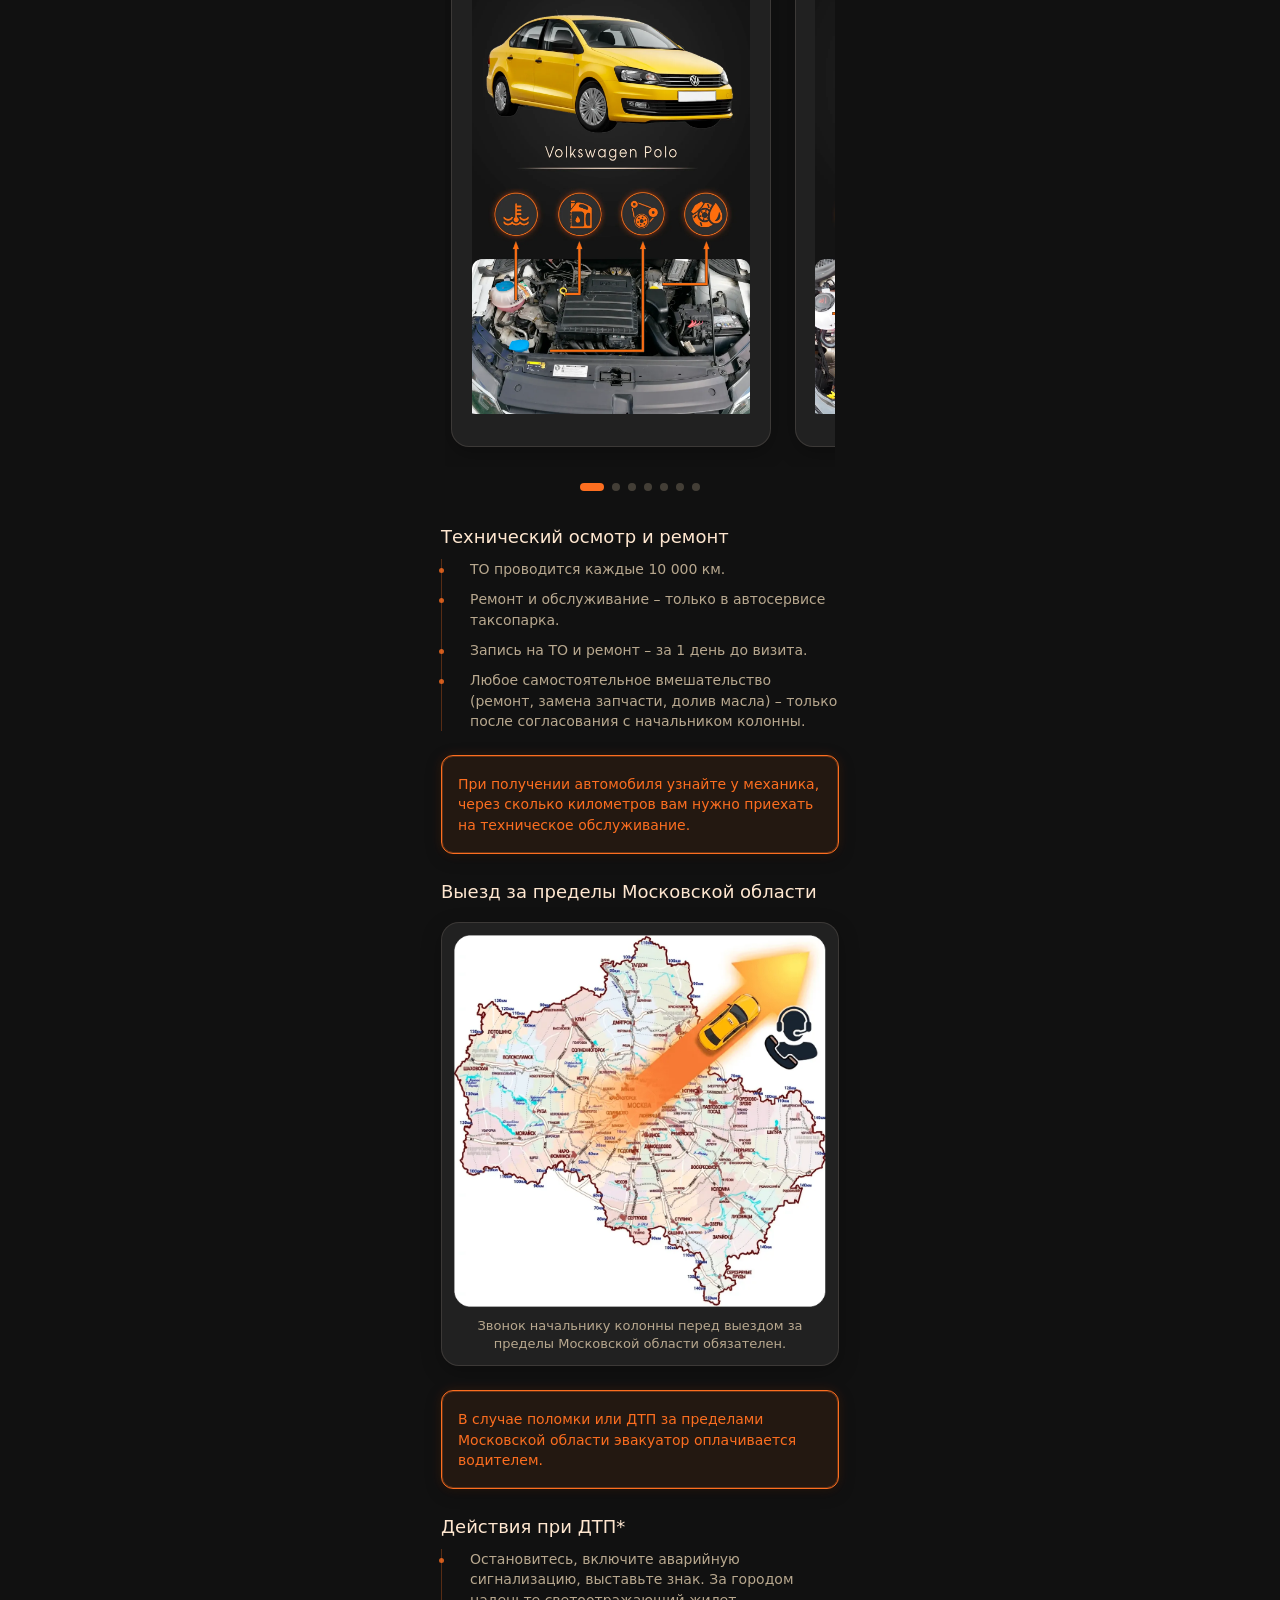
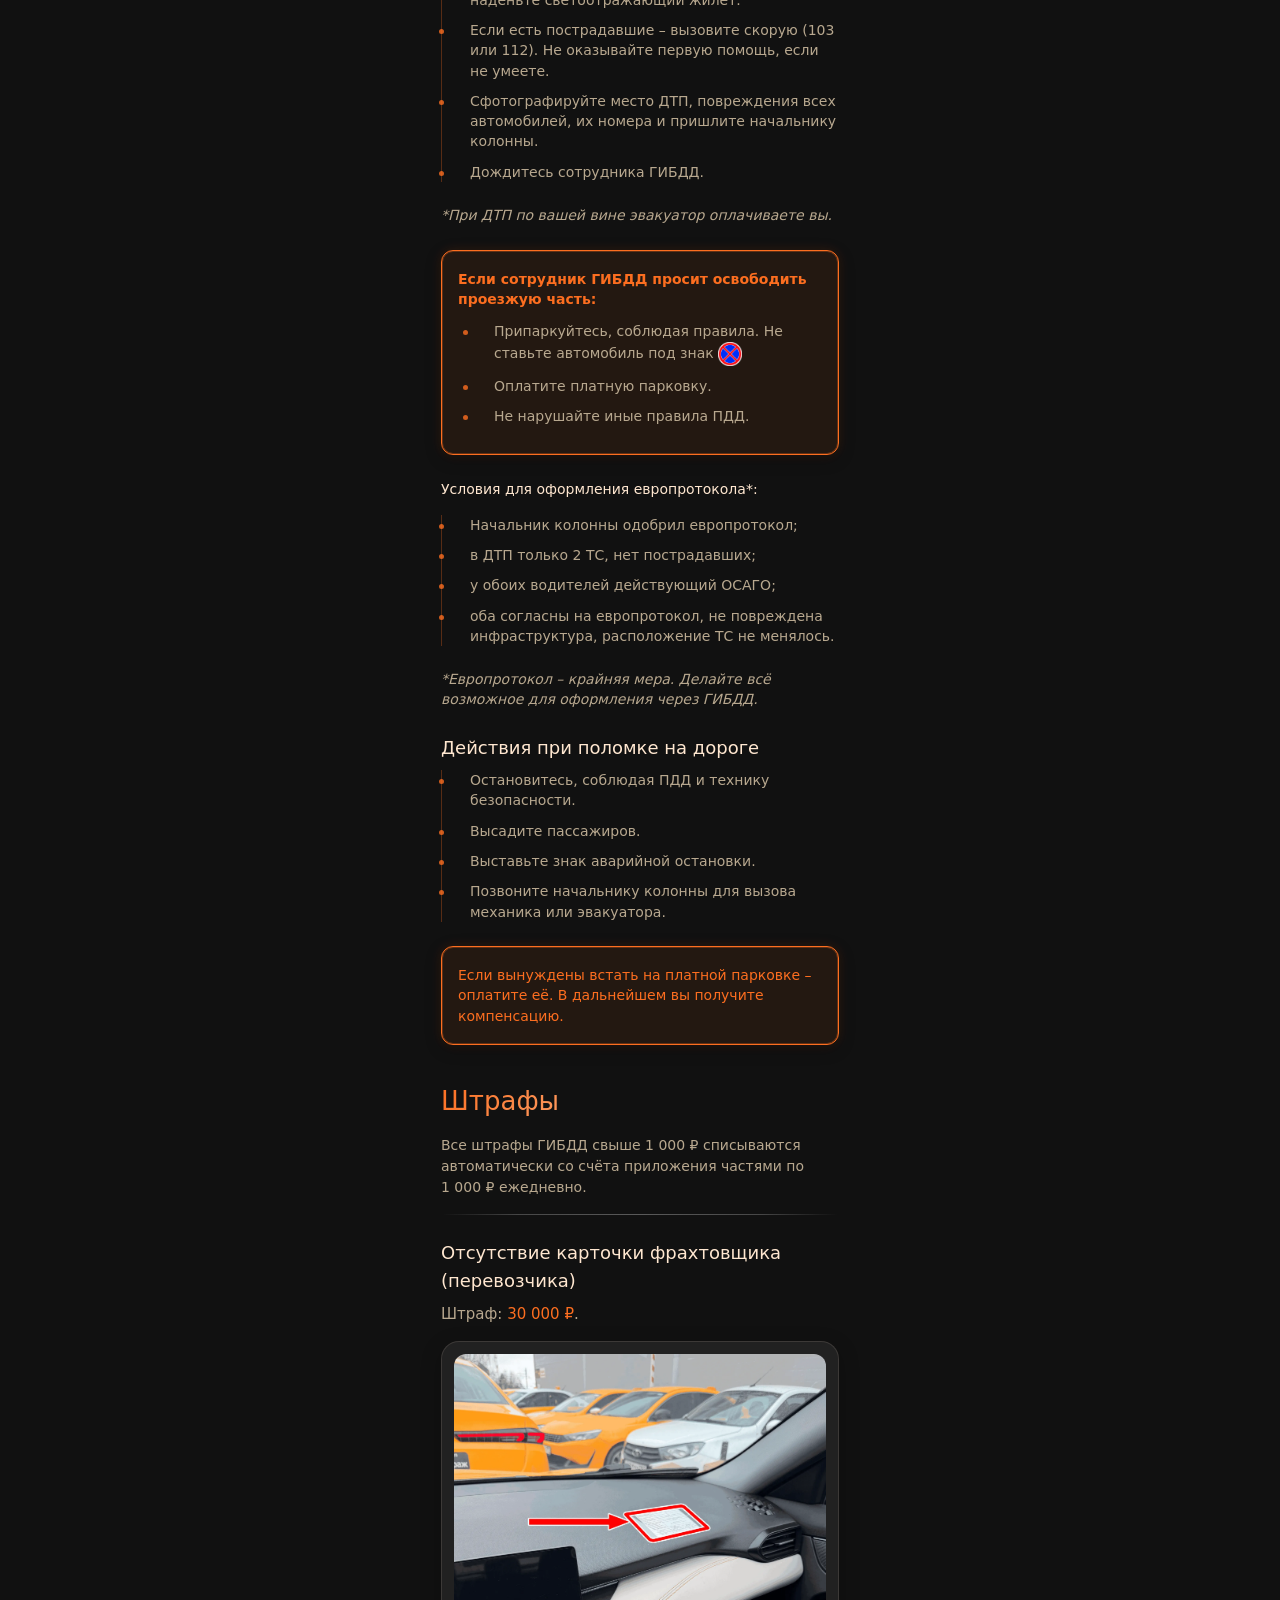
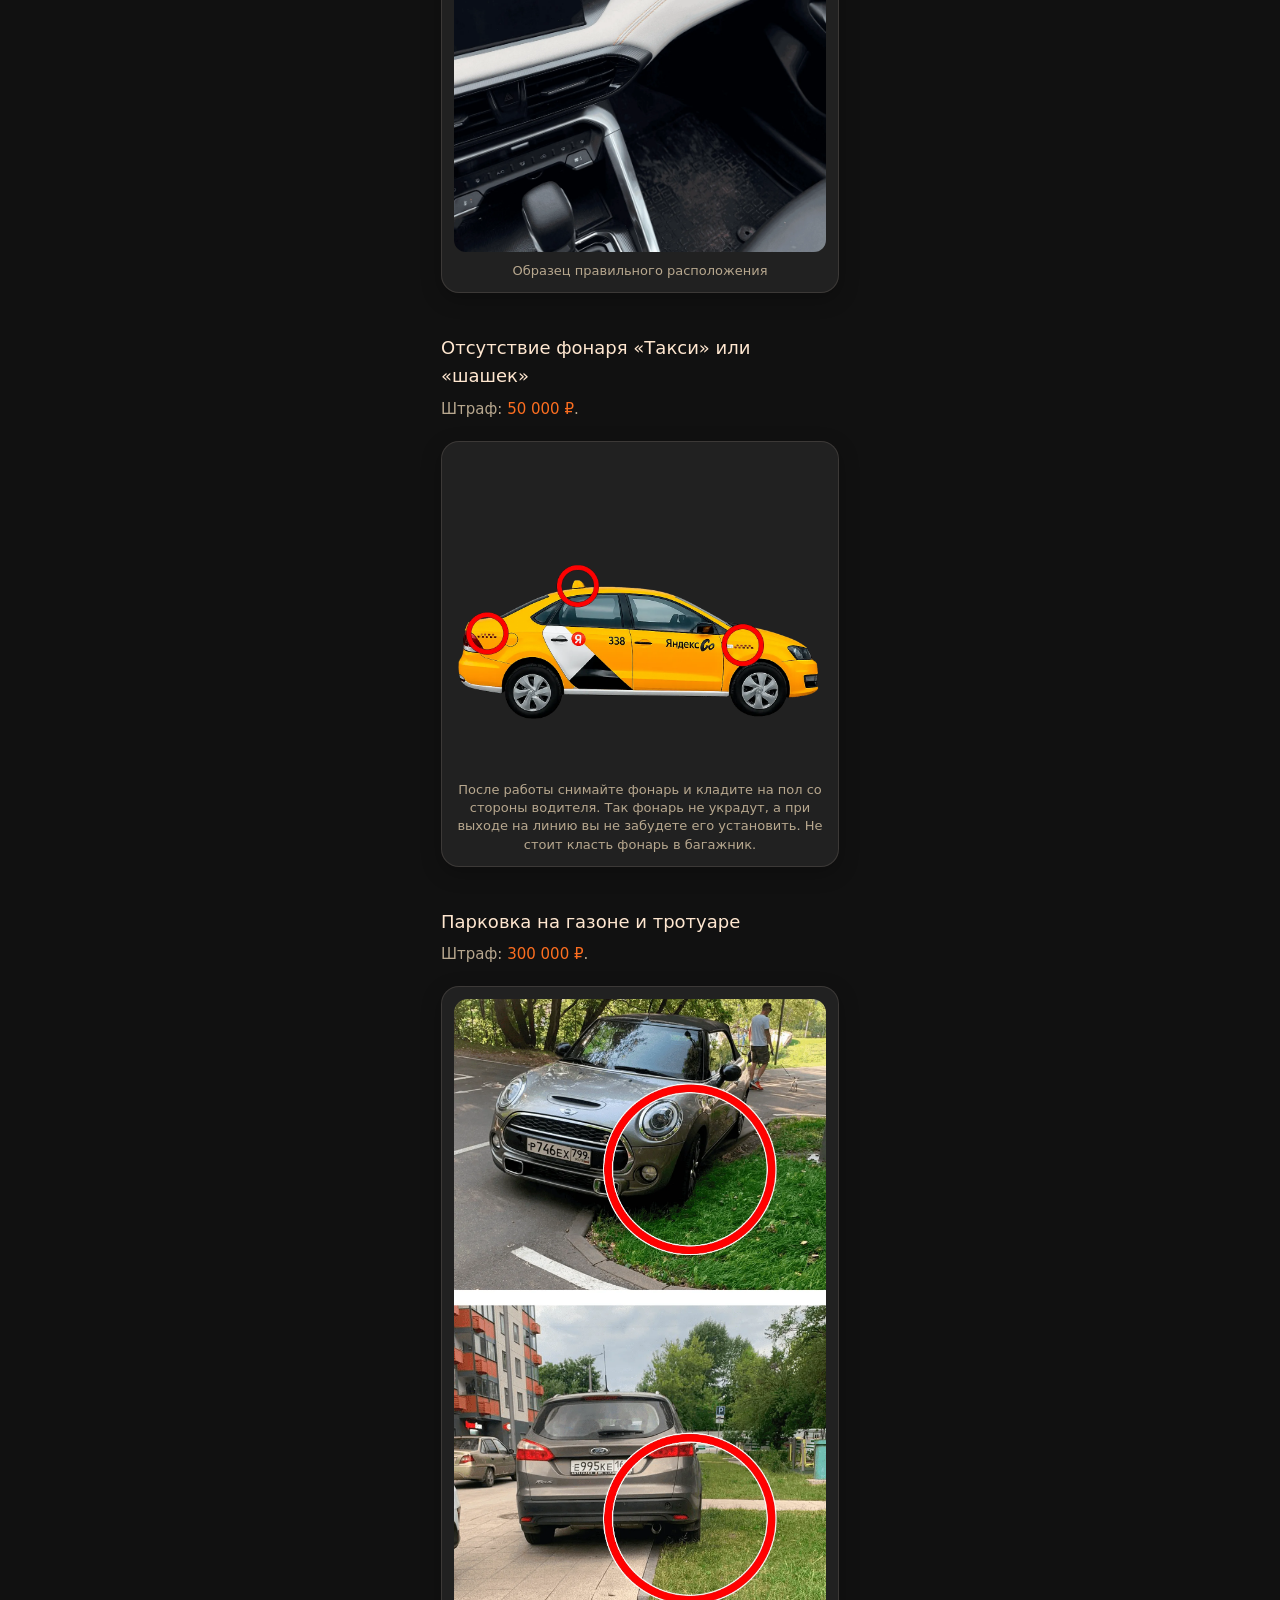
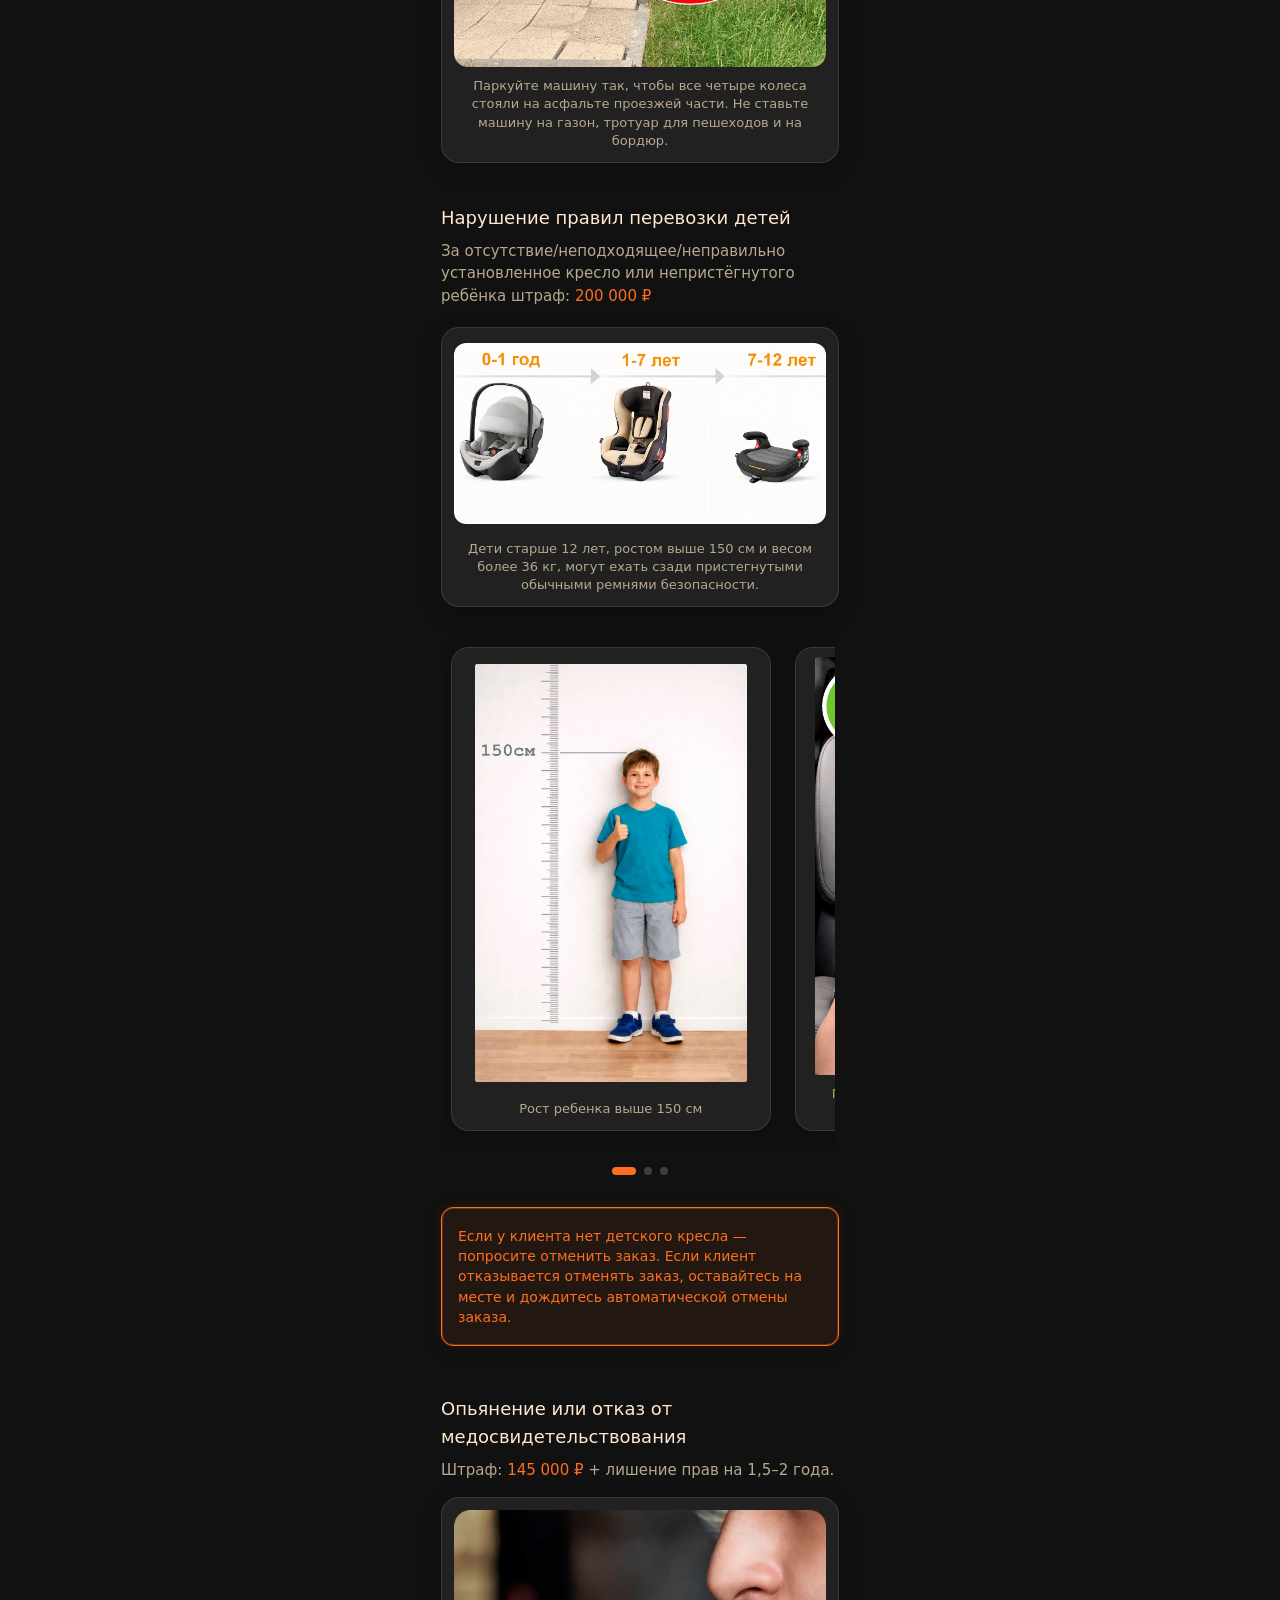
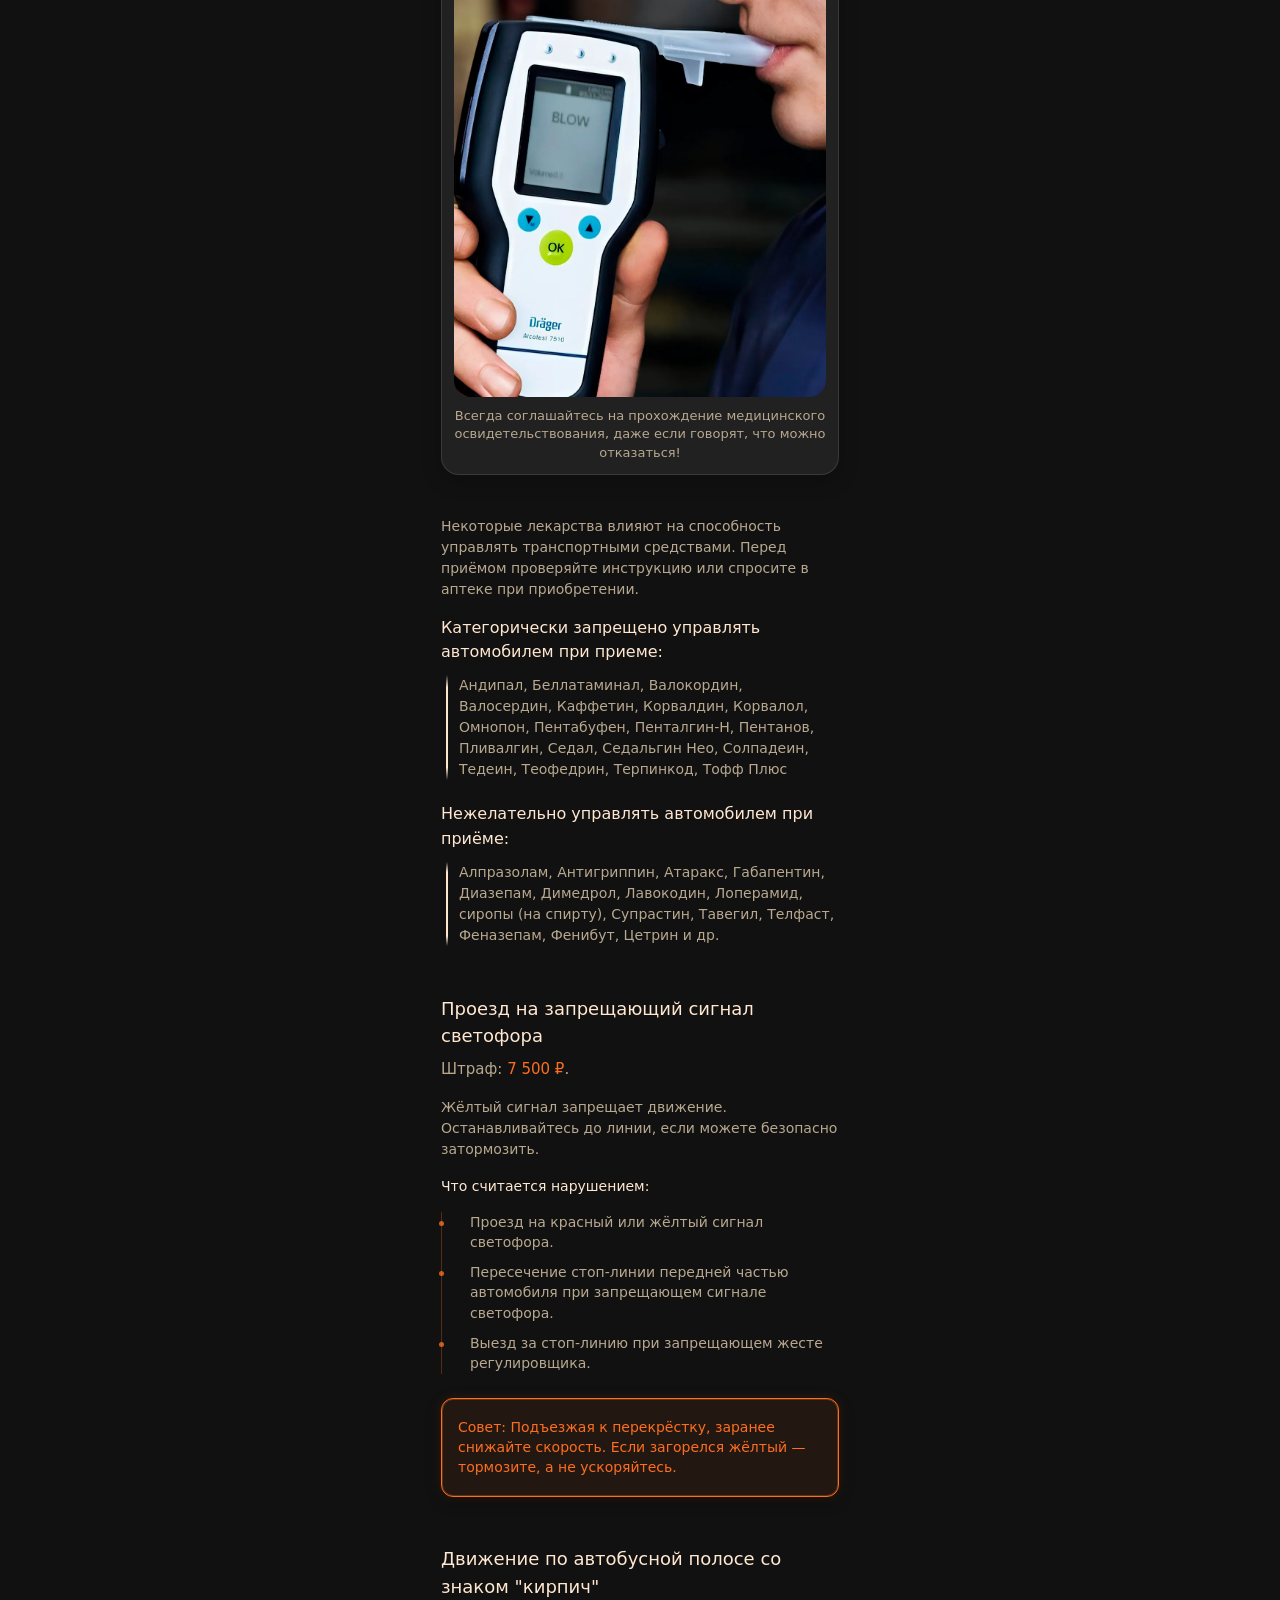
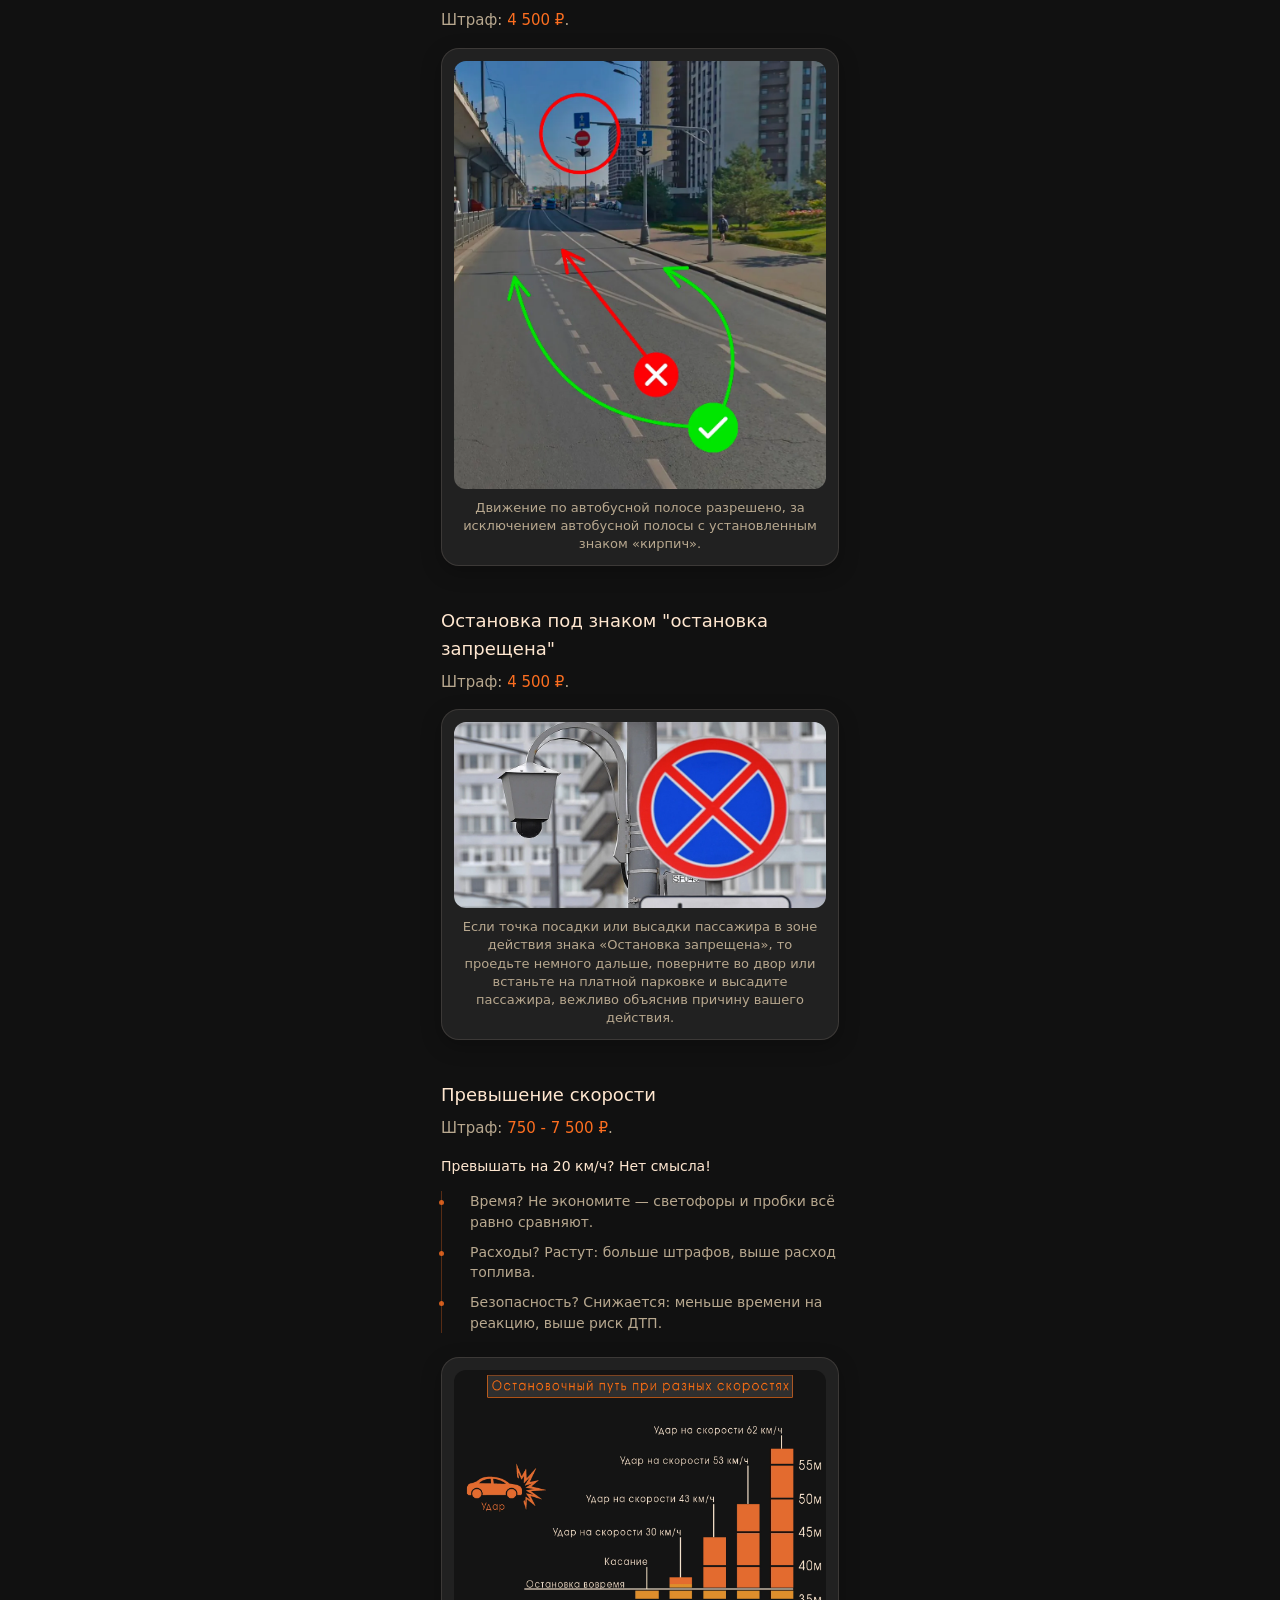
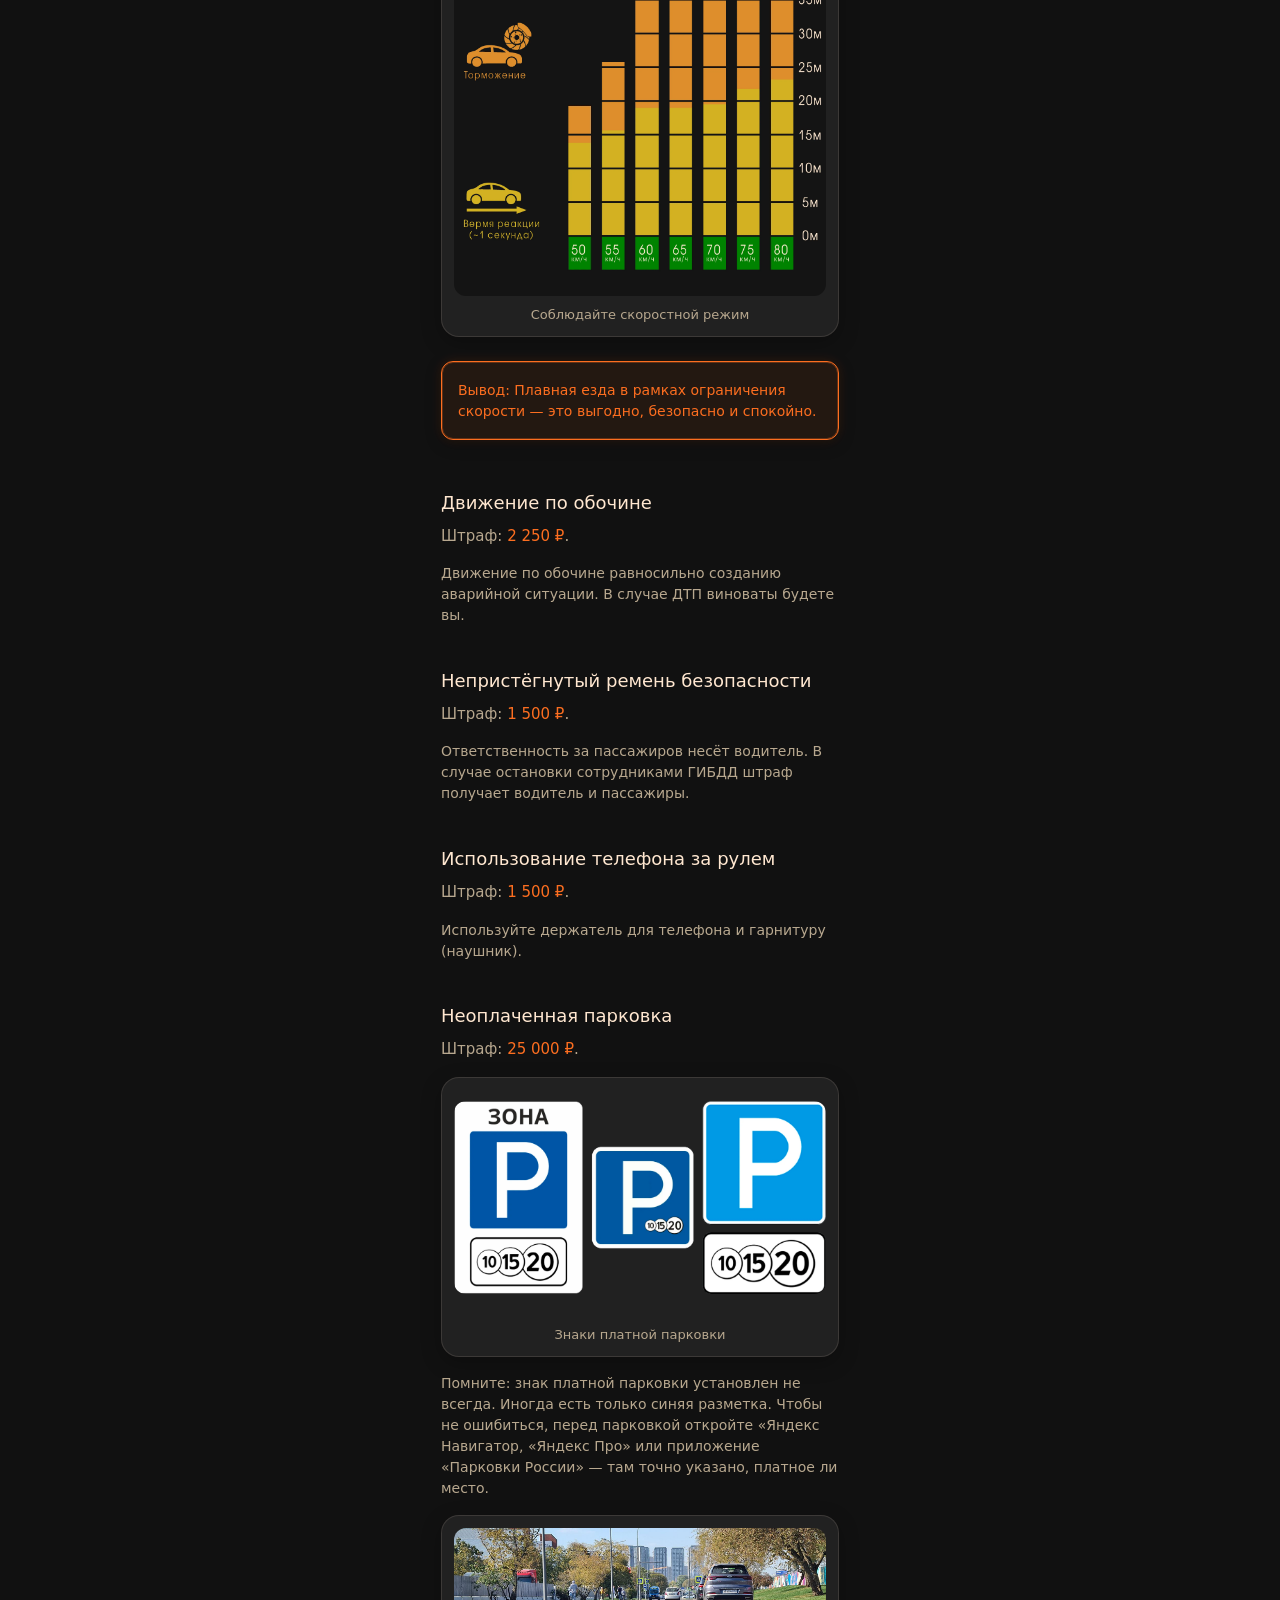
<file: main.html>
<!DOCTYPE html>
<html lang="ru">

<head>
  <meta charset="UTF-8">
  <meta name="viewport" content="width=device-width, initial-scale=1.0">
  <title data-i18n="1">Инструктаж</title>
  <link rel="stylesheet" href="style.css">
</head>

<body>
  <!-- 1. Фиксированная шапка -->
  <header class="floating-header">
    <div class="header-inner">
      <div class="logo">
        <!-- Замени src на путь к своему SVG-логотипу -->
        <img src="logo/logo4.svg" alt="Логотип" class="logo-img">
      </div>
      <div class="lang-wrapper">
        <button class="lang-btn" id="langToggle">
          <img src="flags/ru.svg" alt="" class="flag"> <span data-i18n="2">Русский</span>
        </button>
        <ul class="lang-dropdown" id="langList">
          <li data-lang="ru"><img src="flags/ru.svg"> <span data-i18n="3">Русский</span></li>
          <li data-lang="kg"><img src="flags/kg.svg"> <span data-i18n="4">Кыргызча</span></li>
          <li data-lang="kk"><img src="flags/kz.svg"> <span data-i18n="5">Қазақша</span></li>
          <li data-lang="tg"><img src="flags/tj.svg"> <span data-i18n="6">Тоҷикӣ</span></li>
          <li data-lang="tm"><img src="flags/tm.svg"> <span data-i18n="7">Türkmen</span></li>
          <li data-lang="uz"><img src="flags/uz.svg"> <span data-i18n="8">O'zbekcha</span></li>
        </ul>
      </div>
    </div>
  </header>
  <!-- 2. Основной контент (здесь будет скролл) -->
  <main class="main-content">
    <section id="conditions" class="info-section">
      <h2 class="section-title" data-i18n="9">Условия парка</h2>
      <div class="fade-divider"></div>
      <p class="sub-heading" data-i18n="10">Правила работы, график сдачи авто и финансовые условия.</p>
      <ul class="info-list">
        <li class="list-item">
          <span class="item-title" data-i18n="11">Срок аренды</span>
          <p class="item-desc" data-i18n="12">Минимальный срок аренды — 14 дней.</p>
        </li>
        <li class="list-item">
          <span class="item-title" data-i18n="13">Бонус для новых водителей</span>
          <p class="item-desc" data-i18n="14">Первый день аренды — бесплатно.</p>
        </li>
        <li class="list-item">
          <span class="item-title" data-i18n="15">Сдача автомобиля</span>
          <p class="item-desc" data-i18n="16">График сдачи: понедельник — пятница. Оповестить начальника колонны
            необходимо за 3 дня.</p>
        </li>
        <li class="list-item">
          <span class="item-title" data-i18n="17">Списание аренды</span>
          <p class="item-desc" data-i18n="18">Списание аренды происходит ежедневно в 12:00 со счёта приложения водителя.
          </p>
        </li>
        <li class="list-item">
          <span class="item-title" data-i18n="19">Комиссия парка</span>
          <p class="item-desc" data-i18n="20">Составляет всего 3%.</p>
        </li>
      </ul>
      <!-- Блок страховой информации -->
      <div class="insurance-block">
        <h3 class="sub-heading" data-i18n="21">Внутренняя страховка компании (КАСКО)</h3>
        <p class="cost-text" data-i18n="22">Стоимость: 100 ₽ в день.</p>
        <p class="desc-text" data-i18n="23">В случае значительного повреждения автомобиля водитель оплачивает не более
          20 000 ₽, остальные расходы покрывает компания.</p>
        <p class="list-intro" data-i18n="24">Страховка не действует в случае:</p>
        <ul class="minimal-list">
          <li data-i18n="25">передачи автомобиля другому лицу;</li>
          <li data-i18n="26">нахождения за рулём в состоянии опьянения;</li>
          <li data-i18n="27">грубого нарушения ПДД;</li>
          <li data-i18n="28">умышленного повреждения автомобиля;</li>
          <li data-i18n="29">уезда с места ДТП;</li>
          <li data-i18n="30">отсутствия документов об оформлении ДТП;</li>
          <li data-i18n="31">если машина была неисправна, и вы знали об этом;</li>
          <li data-i18n="32">использования авто в личных целях.</li>
        </ul>
        <p class="liability-text" data-i18n="33">Материальная ответственность: водитель несет ответственность за сколы,
          царапины, вмятины, повреждения ходовой части, покрышки, диски, стёкла автомобиля и иные повреждения не
          являющиеся страховым случаем.</p>
      </div>
    </section>
    <section id="briefing" class="info-section">
      <h2 class="section-title" data-i18n="34">Инструктаж</h2>
      <div class="fade-divider"></div>
      <h3 class="sub-heading" data-i18n="35">Обязательный осмотр при приёмке автомобиля</h3>
      <ul class="checklist-main">
        <li class="checklist-group">
          <span class="main-item-title" data-i18n="36">Внешний вид:</span>
          <ul class="checklist-sub">
            <li data-i18n="37">оклейка кузова</li>
            <li data-i18n="38">наличие повреждений (царапин, вмятин и т.д.)</li>
            <li data-i18n="39">состояние салона</li>
            <li data-i18n="40">состояние колёс</li>
            <li data-i18n="41">целостность лобового стекла.</li>
          </ul>
        </li>
        <li class="checklist-group">
          <span class="main-item-title" data-i18n="42">Техническое состояние:</span>
          <ul class="checklist-sub">
            <li data-i18n="43">уровень масла, тормозной и охлаждающей жидкости</li>
            <li data-i18n="44">состояние ремня генератора</li>
            <li data-i18n="45">состояние аккумулятора</li>
          </ul>
        </li>
        <li class="checklist-group">
          <span class="main-item-title" data-i18n="46">Световые приборы</span>
          <ul class="checklist-sub">
            <li data-i18n="47">габаритные огни, фары, поворотники</li>
            <li data-i18n="48">стоп-сигналы, лампы заднего хода</li>
          </ul>
        </li>
        <li class="checklist-group">
          <span class="main-item-title" data-i18n="50">Наличие оборудования:</span>
          <ul class="checklist-sub">
            <li data-i18n="51">шашка на крышу, боковые шашки</li>
            <li data-i18n="52">знак аварийной остановки, огнетушитель, аптечка</li>
            <li data-i18n="53">запасное колесо, домкрат, баллонный ключ</li>
          </ul>
        </li>
      </ul>
      <div class="alert-block alert-orange">
        <p class="alert-text" data-i18n="54">При получении автомобиля проверьте документы, сроки их действия, сверьте
          регистрационные номера с документами.</p>
      </div>
      <h3 class="sub-heading" data-i18n="55">Необходимые документы на линии</h3>
      <div class="carousel" id="carousel-docs">
        <div class="carousel-track">
          <div class="carousel-slide">
            <div class="image-wrapper">
              <img src="docs/dl.webp" alt="Водительское удостоверение" class="carousel-img">
              <p class="image-caption"><span data-i18n="57">Водительское удостоверение</span>
                <br>
                <span class="price-text" data-i18n="57.1">(проверьте срок действия)</span>
              </p>
            </div>
          </div>
          <div class="carousel-slide">
            <div class="image-wrapper">
              <img src="docs/sts.webp" alt="Свидетельство о регистрации" class="carousel-img">
              <p class="image-caption"><span data-i18n="59">Свидетельство о регистрации (СТС)</span>
                <br>
                <span class="price-text" data-i18n="59.1">(срок действия)</span>
              </p>
            </div>
          </div>
          <div class="carousel-slide">
            <div class="image-wrapper">
              <img src="docs/s.webp" alt="Страховой полис ОСАГО" class="carousel-img">
              <p class="image-caption"><span data-i18n="61">Страховой полис ОСАГО</span>
                <br>
                <span class="price-text" data-i18n="61.1">(проверьте срок действия)</span>
              </p>
            </div>
          </div>
          <div class="carousel-slide">
            <div class="image-wrapper">
              <img src="docs/dc.webp" alt="Диагностическая карта" class="carousel-img">
              <p class="image-caption"><span data-i18n="63">Диагностическая карта</span>
                <br>
                <span class="price-text" data-i18n="63.1">(срок действия)</span>
              </p>
            </div>
          </div>
          <div class="carousel-slide">
            <div class="image-wrapper">
              <img src="docs/tc.webp" alt="Карточка фрахтовщика" class="carousel-img">
              <p class="image-caption" data-i18n="65">Карточка фрахтовщика</p>
            </div>
          </div>
          <div class="carousel-slide">
            <div class="image-wrapper">
              <img src="docs/rl.webp" alt="Заполненный путевой лист" class="carousel-img">
              <p class="image-caption" data-i18n="67">Заполненный путевой лист</p>
            </div>
          </div>
        </div>
        <div class="carousel-dots">
          <span class="dot" data-index="0"></span>
          <span class="dot" data-index="1"></span>
          <span class="dot" data-index="2"></span>
          <span class="dot" data-index="3"></span>
          <span class="dot" data-index="4"></span>
          <span class="dot" data-index="5"></span>
        </div>
      </div>
      <div class="image-wrapper">
        <img src="docs/tc2.webp" alt="Сведения об ОСГОП" class="carousel-img">
        <p class="image-caption" data-i18n="69">Сведения об ОСГОП указаны в данной графе</p>
      </div>
      <h3 class="sub-heading" data-i18n="70">Порядок получения путевого листа*</h3>
      <ul class="minimal-list">
        <li data-i18n="71">По прибытии в парк, получите у механика документы на автомобиль, карточку фрахтовщика
          (перевозчика), путевой лист, «шашку» на крышу. Ставите <span class="word-highlight"
            data-i18n="72">подпись</span> <span data-i18n="72.1">о получении.</span></li>
        <li data-i18n="73">Проходите медицинское освидетельствование (общее самочувствие, температура тела, артериальное
          давление, проверка на состояние опьянения), ставите <span class="word-highlight" data-i18n="74">время</span>
          <span data-i18n="74.1">и
            подпись у ответственного.</span>
        </li>
        <li data-i18n="75">Получаете у механика ключи от автомобиля и производите осмотр автомобиля. После завершения
          осмотра, ставите <span class="word-highlight" data-i18n="76">время</span> <span data-i18n="76.1">и подпись у
            механика о выдаче транспортного
            средства.</span></li>
        <li data-i18n="77">Ставите свою <span class="word-highlight" data-i18n="78">подпись</span> <span
            data-i18n="78.1">о приеме
            транспортного средства в технически исправном состоянии.</span></li>
        <li data-i18n="79">Ставите свою <span class="word-highlight" data-i18n="80">подпись</span> <span
            data-i18n="80.1">в графе об
            осведомленности о действиях в случае утери «шашек», путевого листа или карты фрахтовщика.</span></li>
        <li data-i18n="81">На выезде из парка ставите отметку о <span class="word-highlight"
            data-i18n="82">времени</span> <span data-i18n="82.1">выезда.</span></li>
        <li data-i18n="83">Отметка о <span class="word-highlight" data-i18n="84">километраже</span> <span
            data-i18n="84.1">автомобиля на момент
            выезда.</span></li>
      </ul>
      <div class="alert-block alert-orange">
        <p class="alert-text" data-i18n="85">Неправильное заполнение путевого листа, отсутствие путевого листа и другие
          нарушения связанные с путевой документацией, влечёт наложение штрафа в размере 100 000 ₽ и помещение
          автомобиля на штрафстоянку сроком до 2 месяцев.</p>
      </div>
      <p class="note-text" data-i18n="86">*В отдельных случаях возможен выезд механика и медицинского работника к
        водителю.</p>
      <br>
      <h3 class="sub-heading" data-i18n="87">Ежедневный осмотр автомобиля</h3>
      <ul class="minimal-list">
        <li data-i18n="88">Обойдите автомобиль вокруг, убедитесь в отсутствии повреждений.</li>
        <li data-i18n="89">Проверьте колёса.</li>
        <li data-i18n="90">Проверьте уровень жидкостей, ремень на трещины, состояние аккумулятора и крепление клемм,
          отсутствие течи.</li>
        <li data-i18n="91">Проверьте документы и сроки их действия.</li>
        <li data-i18n="92">Убедитесь в чистоте автомобиля.</li>
      </ul>
      <div class="alert-block alert-orange">
        <p class="alert-text" data-i18n="93">Если обнаружили повреждения на месте стоянки: позвоните начальнику колонны.
          Не трогая машину, сфотографируйте её со всех сторон, зафиксируйте повреждения общим планом и крупно. Вызовите
          полицию для оформления происшествия.</p>
      </div>
      <div class="carousel" id="carousel-auto">
        <div class="carousel-track">
          <!-- <div class="carousel-slide">
            <div class="image-wrapper">
              <img src="auto/granta.webp" alt="Granta" class="carousel-img">
            </div>
          </div> -->
          <div class="carousel-slide">
            <div class="image-wrapper">
              <img src="auto/polo.webp" alt="Polo" class="carousel-img">
            </div>
          </div>
          <div class="carousel-slide">
            <div class="image-wrapper">
              <img src="auto/rapid.webp" alt="Rapid" class="carousel-img">
            </div>
          </div>
          <div class="carousel-slide">
            <div class="image-wrapper">
              <img src="auto/jetta.webp" alt="Jetta" class="carousel-img">
            </div>
          </div>
          <div class="carousel-slide">
            <div class="image-wrapper">
              <img src="auto/msc.webp" alt="Moscvich" class="carousel-img">
            </div>
          </div>
          <div class="carousel-slide">
            <div class="image-wrapper">
              <img src="auto/kaiyi.webp" alt="Kaiyi" class="carousel-img">
            </div>
          </div>
          <div class="carousel-slide">
            <div class="image-wrapper">
              <img src="auto/jac.webp" alt="JAC" class="carousel-img">
            </div>
          </div>
          <div class="carousel-slide">
            <div class="image-wrapper">
              <img src="auto/baic.webp" alt="BAIC" class="carousel-img">
            </div>
          </div>
          <!-- <div class="carousel-slide">
            <div class="image-wrapper">
              <img src="auto/h5.webp" alt="H5" class="carousel-img">
            </div>
          </div> -->
        </div>
        <div class="carousel-dots">
          <!-- <span class="dot" data-index="0"></span> -->
          <span class="dot" data-index="1"></span>
          <span class="dot" data-index="2"></span>
          <span class="dot" data-index="3"></span>
          <span class="dot" data-index="4"></span>
          <span class="dot" data-index="5"></span>
          <span class="dot" data-index="6"></span>
          <span class="dot" data-index="7"></span>
          <!-- <span class="dot" data-index="8"></span> -->
        </div>
      </div>
      <h3 class="sub-heading" data-i18n="103">Технический осмотр и ремонт</h3>
      <ul class="minimal-list">
        <li data-i18n="104">ТО проводится каждые 10 000 км.</li>
        <li data-i18n="105">Ремонт и обслуживание — только в автосервисе таксопарка.</li>
        <li data-i18n="106">Запись на ТО и ремонт — за 1 день до визита.</li>
        <li data-i18n="107">Любое самостоятельное вмешательство (ремонт, замена запчасти, долив масла) — только после
          согласования с начальником колонны.</li>
      </ul>
      <div class="alert-block alert-orange">
        <p class="alert-text" data-i18n="108">При получении автомобиля узнайте у механика, через сколько километров вам
          нужно приехать на техническое обслуживание.</p>
      </div>
      <h3 class="sub-heading" data-i18n="109">Выезд за пределы Московской области</h3>
      <div class="image-wrapper" style="height: auto; min-height: 280px;">
        <img src="get_out/out.webp" alt="Выезд за пределы МО" class="carousel-img">
        <p class="image-caption" data-i18n="111">Звонок начальнику колонны перед выездом за пределы Московской области
          обязателен.</p>
      </div>
      <div class="alert-block alert-orange">
        <p class="alert-text" data-i18n="112">В случае поломки или ДТП за пределами Московской области эвакуатор
          оплачивается водителем.</p>
      </div>
      <h3 class="sub-heading" data-i18n="113">Действия при ДТП*</h3>
      <ul class="minimal-list">
        <li data-i18n="114">Остановитесь, включите аварийную сигнализацию, выставьте знак. За городом наденьте
          светоотражающий жилет.</li>
        <li data-i18n="115">Если есть пострадавшие – вызовите скорую (103 или 112). Не оказывайте первую помощь, если не
          умеете.</li>
        <li data-i18n="116">Сфотографируйте место ДТП, повреждения всех автомобилей, их номера и пришлите начальнику
          колонны.</li>
        <li data-i18n="117">Дождитесь сотрудника ГИБДД.</li>
      </ul>
      <p class="note-text" data-i18n="118">*При ДТП по вашей вине эвакуатор оплачиваете вы.</p>
      <div class="alert-block alert-orange">
        <p class="alert-text" style="font-weight: 300; margin-bottom: 12px;"><strong data-i18n="119">Если сотрудник
            ГИБДД просит освободить проезжую часть:</strong></p>
        <ul class="minimal-list" style="margin: 0; border-left: none; padding-left: 24px;">
          <li><span data-i18n="120">Припаркуйтесь, соблюдая правила. Не ставьте автомобиль под знак</span><img
              src="signs/3_27.webp" alt="Остановка запрещена" class="inline-icon"></li>
          <li data-i18n="122">Оплатите платную парковку.</li>
          <li data-i18n="123">Не нарушайте иные правила ПДД.</li>
        </ul>
      </div>
      <p class="list-intro" data-i18n="124">Условия для оформления европротокола*:</p>
      <ul class="minimal-list">
        <li data-i18n="125">Начальник колонны одобрил европротокол;</li>
        <li data-i18n="126">в ДТП только 2 ТС, нет пострадавших;</li>
        <li data-i18n="127">у обоих водителей действующий ОСАГО;</li>
        <li data-i18n="128">оба согласны на европротокол, не повреждена инфраструктура, расположение ТС не менялось.
        </li>
      </ul>
      <p class="note-text" data-i18n="129">*Европротокол – крайняя мера. Делайте всё возможное для оформления через
        ГИБДД.</p>
      <br>
      <h3 class="sub-heading" data-i18n="130">Действия при поломке на дороге</h3>
      <ul class="minimal-list">
        <li data-i18n="131">Остановитесь, соблюдая ПДД и технику безопасности.</li>
        <li data-i18n="132">Высадите пассажиров.</li>
        <li data-i18n="133">Выставьте знак аварийной остановки.</li>
        <li data-i18n="134">Позвоните начальнику колонны для вызова механика или эвакуатора.</li>
      </ul>
      <div class="alert-block alert-orange">
        <p class="alert-text" data-i18n="135">Если вынуждены встать на платной парковке – оплатите её. В дальнейшем вы
          получите компенсацию.</p>
      </div>
    </section>
    <section id="fines" class="info-section">
      <h2 class="section-title" data-i18n="136">Штрафы</h2>
      <p class="desc-text" data-i18n="137">Все штрафы ГИБДД свыше 1 000 ₽ списываются автоматически со счёта приложения
        частями по 1 000 ₽ ежедневно.</p>
      <div class="fade-divider"></div>
      <h3 class="sub-heading" data-i18n="138">Отсутствие карточки фрахтовщика (перевозчика)</h3>
      <p class="section-subtitle" style="margin-bottom: 16px;"><span data-i18n="138.1">Штраф: </span><span
          class="price-text">30 000 ₽</span>.</p>
      <div class="image-wrapper" style="height: auto; min-height: 280px;">
        <img src="fines/taxi_card.webp" alt="Карточка фрахтовщика" class="carousel-img">
        <p class="image-caption" data-i18n="140">Образец правильного расположения</p>
      </div>
      <br>
      <h3 class="sub-heading" data-i18n="141">Отсутствие фонаря «Такси» или «шашек»</h3>
      <p class="section-subtitle"><span data-i18n="141.1">Штраф: </span><span class="price-text">50 000 ₽</span>.</p>
      <div class="image-wrapper" style="height: auto; min-height: 280px;">
        <img src="fines/taxi_hat.webp" alt="Фонарь такси" class="carousel-img">
        <p class="image-caption" data-i18n="143">После работы снимайте фонарь и кладите на пол со стороны водителя. Так
          фонарь не украдут, а при выходе на линию вы не забудете его установить. Не стоит класть фонарь в багажник.</p>
      </div>
      <br>
      <h3 class="sub-heading" data-i18n="144">Парковка на газоне и тротуаре</h3>
      <p class="section-subtitle"><span data-i18n="144.1">Штраф: </span><span class="price-text">300 000 ₽</span>.</p>
      <div class="image-wrapper" style="height: auto; min-height: 280px;">
        <img src="fines/grass.webp" alt="Парковка на газоне" class="carousel-img">
        <p class="image-caption" data-i18n="146">Паркуйте машину так, чтобы все четыре колеса стояли на асфальте
          проезжей части. Не ставьте машину на газон, тротуар для пешеходов и на бордюр.</p>
      </div>
      <br>
      <h3 class="sub-heading" data-i18n="147">Нарушение правил перевозки детей</h3>
      <p class="section-subtitle"><span data-i18n="147.1">За отсутствие/неподходящее/неправильно установленное
          кресло или непристёгнутого ребёнка штраф: </span><span class="price-text">200&nbsp;000 ₽</span></p>
      <div class="image-wrapper" style="height: auto; min-height: 280px;">
        <img src="fines/child_chair.webp" alt="Детское кресло" class="carousel-img">
        <p class="image-caption" data-i18n="149">Дети старше 12 лет, ростом выше 150 см и весом более 36 кг, могут ехать
          сзади пристегнутыми обычными ремнями безопасности.</p>
      </div>
      <div class="carousel" id="carousel-fines-example">
        <div class="carousel-track">
          <div class="carousel-slide">
            <div class="image-wrapper">
              <img src="fines/boy.webp" alt="Рост ребенка" class="carousel-img">
              <p class="image-caption" data-i18n="151">Рост ребенка выше 150 см</p>
            </div>
          </div>
          <div class="carousel-slide">
            <div class="image-wrapper">
              <img src="fines/good.webp" alt="Правильно" class="carousel-img">
              <p class="image-caption text-green" data-i18n="153">Правильно. Ремень проходит через плечо.</p>
            </div>
          </div>
          <div class="carousel-slide">
            <div class="image-wrapper">
              <img src="fines/not_good.webp" alt="Неправильно" class="carousel-img">
              <p class="image-caption text-orange" data-i18n="155">Неправильно. Ремень проходит через шею.</p>
            </div>
          </div>
        </div>
        <div class="carousel-dots">
          <span class="dot" data-index="0"></span>
          <span class="dot" data-index="1"></span>
          <span class="dot" data-index="2"></span>
        </div>
      </div>
      <div class="alert-block alert-orange">
        <p class="alert-text" data-i18n="156">Если у клиента нет детского кресла — попросите отменить заказ. Если клиент
          отказывается отменять заказ, оставайтесь на месте и дождитесь автоматической отмены заказа.</p>
      </div>
      <br>
      <h3 class="sub-heading" data-i18n="157">Опьянение или отказ от медосвидетельствования</h3>
      <p class="section-subtitle" style="margin-bottom: 16px;"><span data-i18n="157.1">Штраф: </span><span
          class="price-text">145&nbsp;000 ₽</span> + <span data-i18n="157.2">лишение
          прав на 1,5-2 года.</span></p>
      <div class="image-wrapper" style="height: auto; min-height: 280px;">
        <img src="fines/alko.webp" alt="Алко" class="carousel-img">
        <p class="image-caption" data-i18n="159">Всегда соглашайтесь на прохождение медицинского освидетельствования,
          даже если говорят, что можно отказаться!</p>
      </div>
      <br>
      <p class="desc-text" data-i18n="160">Некоторые лекарства влияют на способность управлять транспортными
        средствами. Перед приёмом проверяйте инструкцию или спросите в аптеке при приобретении.</p>
      <ul class="checklist-main">
        <li class="checklist-group">
          <span class="main-item-title" data-i18n="161">Категорически запрещено управлять автомобилем при приеме:</span>
          <ul class="checklist-sub">
            <li data-i18n="162">Андипал, Беллатаминал, Валокордин, Валосердин, Каффетин, Корвалдин, Корвалол, Омнопон,
              Пентабуфен, Пенталгин-Н, Пентанов, Пливалгин, Седал, Седальгин Нео, Солпадеин, Тедеин, Теофедрин,
              Терпинкод, Тофф Плюс</li>
          </ul>
        </li>
        <li class="checklist-group">
          <span class="main-item-title" data-i18n="163">Нежелательно управлять автомобилем при приёме:</span>
          <ul class="checklist-sub">
            <li data-i18n="164">Алпразолам, Антигриппин, Атаракс, Габапентин, Диазепам, Димедрол, Лавокодин, Лоперамид,
              сиропы (на спирту), Супрастин, Тавегил, Телфаст, Феназепам, Фенибут, Цетрин и др.</li>
          </ul>
        </li>
      </ul>
      <br>
      <h3 class="sub-heading" data-i18n="165">Проезд на запрещающий сигнал светофора</h3>
      <p class="section-subtitle" style="margin-bottom: 16px;"><span data-i18n="165.1">Штраф: </span><span
          class="price-text">7&nbsp;500 ₽</span>.</p>
      <p class="desc-text" data-i18n="166">Жёлтый сигнал запрещает движение. Останавливайтесь до линии, если можете
        безопасно затормозить.</p>
      <p class="list-intro" data-i18n="167">Что считается нарушением:</p>
      <ul class="minimal-list">
        <li data-i18n="168">Проезд на красный или жёлтый сигнал светофора.</li>
        <li data-i18n="169">Пересечение стоп-линии передней частью автомобиля при запрещающем сигнале светофора.</li>
        <li data-i18n="170">Выезд за стоп-линию при запрещающем жесте регулировщика.</li>
      </ul>
      <div class="alert-block alert-orange">
        <p class="alert-text" data-i18n="171">Совет: Подъезжая к перекрёстку, заранее снижайте скорость. Если загорелся
          жёлтый — тормозите, а не ускоряйтесь.</p>
      </div>
      <br>
      <h3 class="sub-heading" data-i18n="172">Движение по автобусной полосе со знаком "кирпич"</h3>
      <p class="section-subtitle" style="margin-bottom: 16px;"><span data-i18n="172.1">Штраф: </span>
        <span class="price-text">4&nbsp;500 ₽</span>.
      </p>
      <div class="image-wrapper" style="height: auto; min-height: 280px;">
        <img src="fines/brick.webp" alt="Знак кирпич" class="carousel-img">
        <p class="image-caption" data-i18n="174">Движение по автобусной полосе разрешено, за исключением автобусной
          полосы с установленным знаком «кирпич».</p>
      </div>
      <br>
      <h3 class="sub-heading" data-i18n="175">Остановка под знаком "остановка запрещена"</h3>
      <p class="section-subtitle" style="margin-bottom: 16px;"><span data-i18n="175.1">Штраф: </span><span
          class="price-text">4&nbsp;500 ₽</span>.</p>
      <div class="image-wrapper" style="height: auto; min-height: 280px;">
        <img src="fines/folkon.webp" alt="Фалкон" class="carousel-img">
        <p class="image-caption" data-i18n="178">Если точка посадки или высадки пассажира в зоне действия знака
          «Остановка запрещена», то проедьте немного дальше, поверните во двор или встаньте на платной парковке и
          высадите пассажира, вежливо объяснив причину вашего действия.</p>
      </div>
      <br>
      <h3 class="sub-heading" data-i18n="179">Превышение скорости</h3>
      <p class="section-subtitle" style="margin-bottom: 16px;"><span data-i18n="179.1">Штраф: </span><span
          class="price-text">750 - 7&nbsp;500 ₽</span>.</p>
      <p class="list-intro" data-i18n="180">Превышать на 20 км/ч? Нет смысла!</p>
      <ul class="minimal-list">
        <li data-i18n="181">Время? Не экономите — светофоры и пробки всё равно сравняют.</li>
        <li data-i18n="182">Расходы? Растут: больше штрафов, выше расход топлива.</li>
        <li data-i18n="183">Безопасность? Снижается: меньше времени на реакцию, выше риск ДТП.</li>
      </ul>
      <div class="image-wrapper" style="height: auto; min-height: 280px;">
        <img src="fines/speed.webp" alt="Скорость" class="carousel-img">
        <p class="image-caption" data-i18n="183.1">Соблюдайте скоростной режим</p>
      </div>
      <div class="alert-block alert-orange">
        <p class="alert-text" data-i18n="184">Вывод: Плавная езда в рамках ограничения скорости — это выгодно, безопасно
          и спокойно.</p>
      </div>
      <br>
      <h3 class="sub-heading" data-i18n="185">Движение по обочине</h3>
      <p class="section-subtitle" style="margin-bottom: 16px;"><span data-i18n="185.1">Штраф: </span><span
          class="price-text">2&nbsp;250 ₽</span>.</p>
      <p class="desc-text" data-i18n="186">Движение по обочине равносильно созданию аварийной ситуации. В случае ДТП
        виноваты будете вы.</p>
      <br>
      <h3 class="sub-heading" data-i18n="187">Непристёгнутый ремень безопасности</h3>
      <p class="section-subtitle" style="margin-bottom: 16px;"><span data-i18n="187.1">Штраф: </span><span
          class="price-text">1&nbsp;500 ₽</span>.</p>
      <p class="desc-text" data-i18n="188">Ответственность за пассажиров несёт водитель. В случае остановки сотрудниками
        ГИБДД штраф получает водитель и пассажиры.</p>
      <br>
      <h3 class="sub-heading" data-i18n="189">Использование телефона за рулем</h3>
      <p class="section-subtitle" style="margin-bottom: 16px;"><span data-i18n="189.1">Штраф: </span><span
          class="price-text">1&nbsp;500 ₽</span>.</p>
      <p class="desc-text" data-i18n="190">Используйте держатель для телефона и гарнитуру (наушник).</p>
      <br>
      <h3 class="sub-heading" data-i18n="191">Неоплаченная парковка</h3>
      <p class="section-subtitle" style="margin-bottom: 16px;"><span data-i18n="191.1">Штраф: </span><span
          class="price-text">25&nbsp;000 ₽</span>.</p>
      <div class="image-wrapper" style="height: auto; min-height: 280px;">
        <img src="fines/toll_park.webp" alt="Знаки платной парковки" class="carousel-img">
        <p class="image-caption" data-i18n="193">Знаки платной парковки</p>
      </div>
      <p class="desc-text" data-i18n="194">Помните: знак платной парковки установлен не всегда. Иногда есть только синяя
        разметка. Чтобы не ошибиться, перед парковкой откройте «Яндекс Навигатор, «Яндекс Про» или приложение «Парковки
        России» — там точно указано, платное ли место.</p>
      <div class="image-wrapper" style="height: auto; min-height: 280px;">
        <img src="fines/blue.jpeg" alt="Разметка платной парковки" class="carousel-img">
        <p class="image-caption" data-i18n="196">Разметка платной парковки</p>
      </div>
      <div class="alert-block alert-orange">
        <ul class="minimal-list" style="margin: 0; padding-left: 24px; border-left: none;">
          <li data-i18n="197">Время бесплатной парковки — первые 5 минут!</li>
          <li data-i18n="198">Внутри ТТК бесплатных парковок нет.</li>
        </ul>
      </div>
    </section>
    <!--БЛОК РЕКОМЕНДАЦИЙ-->
    <section id="recommendations" class="info-section">
      <h2 class="section-title" data-i18n="199">Рекомендации</h2>
      <div class="fade-divider"></div>
      <h3 class="sub-heading" data-i18n="200">Оплата парковки</h3>
      <p class="desc-text" data-i18n="201">Рекомендуем настроить приложение «Яндекс Про» таким образом, чтобы на карте
        отображались платные парковки и зоны где остановка запрещена. Также скачайте приложение «Парковки России» для
        оплаты парковки.</p>
      <br>
      <p class="desc-text" data-i18n="202">Скачайте приложение «Парковки России»</p>
      <div class="app-download-buttons">
        <a href="https://apps.apple.com/bm/app/парковки-россии/id1434426876" class="download-btn" target="_blank"
          rel="noopener">
          <img src="logo/appstore.svg" alt="AppStore" class="store-icon">
          <span>AppStore</span>
        </a>
        <a href="https://play.google.com/store/apps/details?id=ru.mosparking.appnew" class="download-btn"
          target="_blank" rel="noopener">
          <img src="logo/playmarket.svg" alt="Google Play" class="store-icon">
          <span>Google Play</span>
        </a>
        <a href="https://appgallery.huawei.com/#/app/C101992459?appId=C101992459&source=appshare&subsource=C101992459"
          class="download-btn" target="_blank" rel="noopener">
          <img src="logo/appgallery.svg" alt="AppGallery" class="store-icon">
          <span>AppGallery</span>
        </a>
        <a href="https://apps.rustore.ru/app/ru.mosparking.appnew" class="download-btn" target="_blank" rel="noopener">
          <img src="logo/rustore.svg" alt="RuStore" class="store-icon">
          <span>RuStore</span>
        </a>
      </div>
      <br>
      <p class="list-intro" style="text-align: center; margin: 24px 0 4px;" data-i18n="211">Настройка приложения
        «Парковки России»</p>
      <div class="carousel" id="carousel-parking-instruction">
        <div class="carousel-track">
          <div class="carousel-slide">
            <div class="image-wrapper">
              <img src="instruction/4.webp" alt="Шаг 1" class="carousel-img">
              <p class="image-caption" data-i18n="212">Нажмите кнопку пополнения баланса (в начале у вас будет
                отображаться 0 ₽).</p>
            </div>
          </div>
          <div class="carousel-slide">
            <div class="image-wrapper">
              <img src="instruction/5.webp" alt="Шаг 2" class="carousel-img">
              <p class="image-caption" data-i18n="213">Выберите сумму пополнения, способ пополнения и нажмите кнопку
                "Оплатить".</p>
            </div>
          </div>
          <div class="carousel-slide">
            <div class="image-wrapper">
              <img src="instruction/6.webp" alt="Шаг 3" class="carousel-img">
              <p class="image-caption" data-i18n="214">Нажмите кнопку «Добавить автомобиль».</p>
            </div>
          </div>
          <div class="carousel-slide">
            <div class="image-wrapper">
              <img src="instruction/7.webp" alt="Шаг 4" class="carousel-img">
              <p class="image-caption" data-i18n="215">Буквы в номере пишите русскими буквами. Нажмите кнопку "Сохранить".</p>
            </div>
          </div>
          
        </div>
        <div class="carousel-dots">
          <span class="dot" data-index="0"></span>
          <span class="dot" data-index="1"></span>
          <span class="dot" data-index="2"></span>
          <span class="dot" data-index="3"></span>
        </div>
      </div>
      <p class="list-intro" style="text-align: center; margin: 40px 0 12px;" data-i18n="216">Отображение парковок в
        приложении «Яндекс Про»</p>
      <div class="carousel" id="carousel-yandex-layers">
        <div class="carousel-track">
          <div class="carousel-slide">
            <div class="image-wrapper">
              <img src="instruction/1.webp" alt="Шаг 1" class="carousel-img">
              <p class="image-caption" data-i18n="217">Нажмите значок «Слои».</p>
            </div>
          </div>
          <div class="carousel-slide">
            <div class="image-wrapper">
              <img src="instruction/2.webp" alt="Шаг 2" class="carousel-img">
              <p class="image-caption" data-i18n="218">Включите режим отображения парковок.</p>
            </div>
          </div>
          <div class="carousel-slide">
            <div class="image-wrapper">
              <img src="instruction/3.webp" alt="Шаг 3" class="carousel-img">
              <p class="image-caption" data-i18n="219">На карте появятся зоны платной парковки и места, где остановка
                запрещена.</p>
            </div>
          </div>
        </div>
        <div class="carousel-dots">
          <span class="dot" data-index="0"></span>
          <span class="dot" data-index="1"></span>
          <span class="dot" data-index="2"></span>
        </div>
      </div>
      <p class="list-intro" style="text-align: center; margin: 40px 0 12px;" data-i18n="220">Как оплатить парковку</p>
      <div class="carousel" id="carousel-parking-payment">
        <div class="carousel-track">
          <div class="carousel-slide">
            <div class="image-wrapper">
              <img src="instruction/8.webp" alt="Шаг 5" class="carousel-img">
              <p class="image-caption" data-i18n="221">Если приложение неправильно показывает ваше местоположение, нажмите "Выбрать парковку вручную".</p>
            </div>
          </div>
          <div class="carousel-slide">
            <div class="image-wrapper">
              <img src="instruction/9.webp" alt="Шаг 6" class="carousel-img">
              <p class="image-caption" data-i18n="222">Введите номер парковки из приложения "Яндекс ПРО" или с информационной таблички расположенной рядом с парковкой.</p>
            </div>
          </div>
          <div class="carousel-slide">
            <div class="image-wrapper">
              <img src="instruction/10.webp" alt="Шаг 7" class="carousel-img">
              <p class="image-caption" data-i18n="223">Убедитесь что номер автомобиля соответсвтует, выберите время парковки. Приложение автоматически покажет стоимость.</p>
            </div>
          </div>
          <div class="carousel-slide">
            <div class="image-wrapper">
              <img src="instruction/11.webp" alt="Шаг 8" class="carousel-img">
              <p class="image-caption" data-i18n="224">По завершению парковки нажмите "Завершить" либо продлите парковочную сессию.</p>
            </div>
          </div>
          <div class="carousel-slide">
            <div class="image-wrapper">
              <img src="instruction/12.webp" alt="Шаг 9" class="carousel-img">
              <p class="image-caption" data-i18n="225">До конца суток можно исправить парковочную сессию. Для этого необходимо нажать "История".</p>
            </div>
          </div>
          <div class="carousel-slide">
            <div class="image-wrapper">
              <img src="instruction/13.webp" alt="Шаг 10" class="carousel-img">
              <p class="image-caption" data-i18n="226">Выберите сессию которую нужно исправить. Можно исправить время, номер автомобиля, парковку.</p>
            </div>
          </div>
        </div>
        <div class="carousel-dots">
          <span class="dot" data-index="0"></span>
          <span class="dot" data-index="1"></span>
          <span class="dot" data-index="2"></span>
          <span class="dot" data-index="3"></span>
          <span class="dot" data-index="4"></span>
          <span class="dot" data-index="5"></span>
        </div>
      </div>
      <ul class="minimal-list">
        <li data-i18n="240">Оплата выбранного времени списывается сразу, однако если вы завершаете парковку раньше, то
          неиспользованные средства вернутся на счет.</li>
        <li data-i18n="241">По умолчанию время парковки выбрано на 1 час. Время можно изменить в большую и меньшую
          сторону.</li>
        <li data-i18n="242">За 15 минут до окончания парковочного времени приложение предложит продлить время.</li>
        <li data-i18n="243">До конца суток можно изменить время начала, номер автомобиля и парковочную зону. Изменения
          можно внести в настройках, только в том случае если парковка была ранее оплачена.</li>
      </ul>
      <div class="alert-block alert-orange">
        <p class="alert-text" style="margin-bottom: 12px;"><strong data-i18n="244">Также парковку можно оплатить с
            помощью СМС</strong></p>
        <p class="alert-text" style="margin-bottom: 8px;" data-i18n="245">Для оплаты нужно отправить СМС-сообщение на
          номер 7757 с текстом: номер парковки*номер автомобиля*кол-во часов от 1 до 24</p>
        <p class="alert-text" style="margin: 8px 0;"> <span class="text-light" data-i18n="246">Пример:
            1004*А123АА199*3</span></p>
        <p class="alert-text" style="margin: 8px 0;" data-i18n="247">Для продления парковки — с текстом X[кол-во часов]
        </p>
        <p class="alert-text" style="margin: 8px 0;"> <span class="text-light" data-i18n="248">Пример: X2</span></p>
        <p class="alert-text" style="margin: 8px 0;" data-i18n="249">Для досрочной остановки парковки — с текстом S или
          С</p>
        <p class="alert-text" style="margin: 8px 0;"><span class="text-light" data-i18n="250">Пример: S</span></p>
        <p class="alert-text" style="margin-top: 12px;" data-i18n="251">При этом сумма за неиспользованное время стоянки
          возвращается на ваш парковочный счёт. Обязательно дождитесь СМС-отчёт о выполненной услуге!</p>
      </div>
      <br>
      <h3 class="sub-heading" data-i18n="252">Рекомендуемый режим работы</h3>
      <p class="desc-text" data-i18n="253">Самое выгодное время для работы: 05:00–11:00 и 15:00–20:00. В эти часы спрос
        максимальный.</p>
      <p class="desc-text" data-i18n="254">Ваш комфорт и безопасность важнее всего. Усталость снижает концентрацию,
        поэтому обязательно делайте перерывы и высыпайтесь.</p>
      <br>
      <h3 class="sub-heading" data-i18n="reg">Установите видеорегистратор</h3>
      <p class="desc-text" data-i18n="reg_txt">Видеорегистратор поможет вам при возникновении спорных ситуаций с
        клиентом и другими
        участниками дорожного движения.</p>
      <br>
      <h3 class="sub-heading" data-i18n="balance">Следите за балансом</h3>
      <p class="desc-text" data-i18n="balance_txt">Поддерживайте положительный баланс в приложении, во избежание
        появления задолженности.</p>
      <br>
      <h3 class="sub-heading" data-i18n="255">Соблюдайте закон</h3>
      <p class="desc-text" data-i18n="256">Не перевозите никакие посылки работая в режиме "Такси". При выполнении заказа
        с вами всегда должен быть клиент.</p>
      <p class="desc-text" data-i18n="257">Остерегайтесь предложений «подработать» или «перевезти коробку». За этим
        часто скрываются незаконные схемы. Полиция и службы безопасности отслеживают подозрительные действия.</p>
      <p class="desc-text" data-i18n="258">Откажитесь, сообщите диспетчеру. Работайте законно!</p>
    </section>
    <section id="contacts" class="info-section">
      <h2 class="section-title" data-i18n="259">Контакты</h2>
      <div class="fade-divider"></div>
      <!--ПЕРВАЯ КАРУСЕЛЬ КОНТАКТОВ-->
      <h3 class="sub-heading" data-i18n="260">Адрес таксопарка Волоколамское</h3>
      <p class="desc-text" style="margin-bottom: 20px;" data-i18n="261">г. Москва, Волоколамское ш., д. 142, стр. 1
      </p>
      <a href="https://yandex.ru/maps/?text=г.+Москва,+Волоколамское+ш.,+д.+142,+стр.+1" class="route-btn"
        target="_blank" rel="noopener" data-i18n="262">Построить маршрут</a>
      <h3 class="sub-heading" style="margin-top: 24px;" data-i18n="263">Сотрудники таксопарка</h3>
      <div class="carousel contacts-carousel">
        <div class="carousel-track">
          <!-- Карточка 1: Адилет К. -->
          <div class="carousel-slide">
            <div class="contact-card">
              <div class="card-header">
                <img src="flags/kg.svg" alt="Флаг" class="contact-flag">
                <div class="card-info">
                  <div class="card-name" data-i18n="265">Адилет К.</div>
                  <a href="tel:+79995773095" class="card-phone-link">+7-999-577-30-95</a>
                  <div class="card-dayoff" data-i18n="266">Вс — выходной</div>
                </div>
              </div>
              <div class="card-actions">
                <a href="tel:+79995773095" class="icon-btn" aria-label="Позвонить">
                  <span class="contact-icon" style="--icon-url: url('icon/phone.svg');"></span>
                </a>
                <a href="https://wa.me/79995773095" target="_blank" class="icon-btn" aria-label="WhatsApp">
                  <img src="icon/whatsapp.svg" alt="WhatsApp" class="contact-icon-img">
                </a>
                <a href="tg://resolve?phone=+79995773095" target="_blank" class="icon-btn" aria-label="Telegram">
                  <img src="icon/tg.svg" alt="Telegram" class="contact-icon-img">
                </a>
              </div>
            </div>
          </div>
          <!-- Карточка 2: Арген -->
          <div class="carousel-slide">
            <div class="contact-card">
              <div class="card-header">
                <img src="flags/kg.svg" alt="Флаг" class="contact-flag">
                <div class="card-info">
                  <div class="card-name" data-i18n="273">Арген</div>
                  <a href="tel:+79995775453" class="card-phone-link">+7-999-577-54-53</a>
                  <div class="card-dayoff" data-i18n="274">Сб — выходной</div>
                </div>
              </div>
              <div class="card-actions">
                <a href="tel:+79995775453" class="icon-btn" aria-label="Позвонить"><span class="contact-icon"
                    style="--icon-url: url('icon/phone.svg');"></span></a>
                <a href="https://wa.me/79995775453" target="_blank" class="icon-btn" aria-label="WhatsApp"><img
                    src="icon/whatsapp.svg" alt="WhatsApp" class="contact-icon-img"></a>
                <a href="tg://resolve?phone=+79995775453" target="_blank" class="icon-btn" aria-label="Telegram"><img
                    src="icon/tg.svg" alt="Telegram" class="contact-icon-img"></a>
              </div>
            </div>
          </div>
          <!-- Карточка 3: Адилет З. -->
          <div class="carousel-slide">
            <div class="contact-card">
              <div class="card-header">
                <img src="flags/kg.svg" alt="Флаг" class="contact-flag">
                <div class="card-info">
                  <div class="card-name" data-i18n="281">Адилет З.</div>
                  <a href="tel:+79997676678" class="card-phone-link">+7-999-767-66-78</a>
                  <div class="card-dayoff" data-i18n="282">Вс — выходной</div>
                </div>
              </div>
              <div class="card-actions">
                <a href="tel:+79997676678" class="icon-btn" aria-label="Позвонить"><span class="contact-icon"
                    style="--icon-url: url('icon/phone.svg');"></span></a>
                <a href="https://wa.me/79997676678" target="_blank" class="icon-btn" aria-label="WhatsApp"><img
                    src="icon/whatsapp.svg" alt="WhatsApp" class="contact-icon-img"></a>
                <a href="tg://resolve?phone=+79997676678" target="_blank" class="icon-btn" aria-label="Telegram"><img
                    src="icon/tg.svg" alt="Telegram" class="contact-icon-img"></a>
              </div>
            </div>
          </div>
          <!-- Карточка 4: Муратбек -->
          <div class="carousel-slide">
            <div class="contact-card">
              <div class="card-header">
                <img src="flags/kg.svg" alt="Флаг" class="contact-flag">
                <div class="card-info">
                  <div class="card-name" data-i18n="289">Муратбек</div>
                  <a href="tel:+79995775897" class="card-phone-link">+7-999-577-58-97</a>
                  <div class="card-dayoff" data-i18n="290">Сб — выходной</div>
                </div>
              </div>
              <div class="card-actions">
                <a href="tel:+79995775897" class="icon-btn" aria-label="Позвонить"><span class="contact-icon"
                    style="--icon-url: url('icon/phone.svg');"></span></a>
                <a href="https://wa.me/79995775897" target="_blank" class="icon-btn" aria-label="WhatsApp"><img
                    src="icon/whatsapp.svg" alt="WhatsApp" class="contact-icon-img"></a>
                <a href="tg://resolve?phone=+79995775897" target="_blank" class="icon-btn" aria-label="Telegram"><img
                    src="icon/tg.svg" alt="Telegram" class="contact-icon-img"></a>
              </div>
            </div>
          </div>
          <!-- Карточка 5: Юрий -->
          <div class="carousel-slide">
            <div class="contact-card">
              <div class="card-header">
                <img src="flags/ru.svg" alt="Флаг" class="contact-flag">
                <div class="card-info">
                  <div class="card-name" data-i18n="297">Юрий</div>
                  <a href="tel:+79996609167" class="card-phone-link">+7-999-660-91-67</a>
                  <div class="card-dayoff" data-i18n="298">Вс — выходной</div>
                </div>
              </div>
              <div class="card-actions">
                <a href="tel:+79996609167" class="icon-btn" aria-label="Позвонить"><span class="contact-icon"
                    style="--icon-url: url('icon/phone.svg');"></span></a>
                <a href="https://wa.me/79996609167" target="_blank" class="icon-btn" aria-label="WhatsApp"><img
                    src="icon/whatsapp.svg" alt="WhatsApp" class="contact-icon-img"></a>
                <a href="tg://resolve?phone=+79996609167" target="_blank" class="icon-btn" aria-label="Telegram"><img
                    src="icon/tg.svg" alt="Telegram" class="contact-icon-img"></a>
              </div>
            </div>
          </div>
          <!-- Карточка 6: Ганс -->
          <div class="carousel-slide">
            <div class="contact-card">
              <div class="card-header">
                <img src="flags/ru.svg" alt="Флаг" class="contact-flag">
                <div class="card-info">
                  <div class="card-name" data-i18n="305">Ганс</div>
                  <a href="tel:+79251725604" class="card-phone-link">+7-925-172-56-04</a>
                  <div class="card-dayoff" data-i18n="306">Сб — выходной</div>
                </div>
              </div>
              <div class="card-actions">
                <a href="tel:+79251725604" class="icon-btn" aria-label="Позвонить"><span class="contact-icon"
                    style="--icon-url: url('icon/phone.svg');"></span></a>
                <a href="https://wa.me/79251725604" target="_blank" class="icon-btn" aria-label="WhatsApp"><img
                    src="icon/whatsapp.svg" alt="WhatsApp" class="contact-icon-img"></a>
                <a href="tg://resolve?phone=+79251725604" target="_blank" class="icon-btn" aria-label="Telegram"><img
                    src="icon/tg.svg" alt="Telegram" class="contact-icon-img"></a>
              </div>
            </div>
          </div>

        </div>
      </div>
      <!--ВТОРАЯ КАРУСЕЛЬ КОНАТКТОВ-->
      <h3 class="sub-heading" data-i18n="312">Адрес таксопарка Нахабино</h3>
      <p class="desc-text" style="margin-bottom: 20px;" data-i18n="313">МО, г. Нахабино, ул. Красноармейская, д. 61 Б
      </p>
      <a href="https://yandex.ru/maps/?text=Московская+область+Нахабино+Красноармейская+61Б" class="route-btn"
        target="_blank" rel="noopener" data-i18n="314">Построить маршрут</a>
      <h3 class="sub-heading" style="margin-top: 24px;" data-i18n="315">Сотрудники таксопарка</h3>
      <div class="carousel contacts-carousel">
        <div class="carousel-track">
          <!-- Карточка 1: Ринат -->
          <div class="carousel-slide">
            <div class="contact-card">
              <div class="card-header">
                <img src="flags/kg.svg" alt="Флаг" class="contact-flag">
                <div class="card-info">
                  <div class="card-name" data-i18n="317">Ринат</div>
                  <a href="tel:+79261868292" class="card-phone-link">+7 926 186-82-92</a>
                  <div class="card-dayoff" data-i18n="318">Вс — выходной</div>
                </div>
              </div>
              <div class="card-actions">
                <a href="tel:+79261868292" class="icon-btn" aria-label="Позвонить">
                  <span class="contact-icon" style="--icon-url: url('icon/phone.svg');"></span>
                </a>
                <a href="https://wa.me/79261868292" target="_blank" class="icon-btn" aria-label="WhatsApp">
                  <img src="icon/whatsapp.svg" alt="WhatsApp" class="contact-icon-img">
                </a>
                <a href="tg://resolve?phone=+79261868292" target="_blank" class="icon-btn" aria-label="Telegram">
                  <img src="icon/tg.svg" alt="Telegram" class="contact-icon-img">
                </a>
              </div>
            </div>
          </div>
          <!-- Карточка 2: Алтынбек -->
          <div class="carousel-slide">
            <div class="contact-card">
              <div class="card-header">
                <img src="flags/kg.svg" alt="Флаг" class="contact-flag">
                <div class="card-info">
                  <div class="card-name" data-i18n="325">Алтынбек</div>
                  <a href="tel:+79995775461" class="card-phone-link">+7 999 577-54-61</a>
                  <div class="card-dayoff" data-i18n="326">Сб — выходной</div>
                </div>
              </div>
              <div class="card-actions">
                <a href="tel:+79995775461" class="icon-btn" aria-label="Позвонить"><span class="contact-icon"
                    style="--icon-url: url('icon/phone.svg');"></span></a>
                <a href="https://wa.me/79995775461" target="_blank" class="icon-btn" aria-label="WhatsApp"><img
                    src="icon/whatsapp.svg" alt="WhatsApp" class="contact-icon-img"></a>
                <a href="tg://resolve?phone=+79995775461" target="_blank" class="icon-btn" aria-label="Telegram"><img
                    src="icon/tg.svg" alt="Telegram" class="contact-icon-img"></a>
              </div>
            </div>
          </div>
          <!-- Карточка 3: Кайрат -->
          <div class="carousel-slide">
            <div class="contact-card">
              <div class="card-header">
                <img src="flags/kg.svg" alt="Флаг" class="contact-flag">
                <div class="card-info">
                  <div class="card-name" data-i18n="333">Кайрат</div>
                  <a href="tel:+79153214530" class="card-phone-link">+7 915 321-45-30</a>
                  <div class="card-dayoff" data-i18n="334">Вс — выходной</div>
                </div>
              </div>
              <div class="card-actions">
                <a href="tel:+79153214530" class="icon-btn" aria-label="Позвонить"><span class="contact-icon"
                    style="--icon-url: url('icon/phone.svg');"></span></a>
                <a href="https://wa.me/79153214530" target="_blank" class="icon-btn" aria-label="WhatsApp"><img
                    src="icon/whatsapp.svg" alt="WhatsApp" class="contact-icon-img"></a>
                <a href="tg://resolve?phone=+79153214530" target="_blank" class="icon-btn" aria-label="Telegram"><img
                    src="icon/tg.svg" alt="Telegram" class="contact-icon-img"></a>
              </div>
            </div>
          </div>
          <!-- Карточка 4: Нуртилек -->
          <div class="carousel-slide">
            <div class="contact-card">
              <div class="card-header">
                <img src="flags/kg.svg" alt="Флаг" class="contact-flag">
                <div class="card-info">
                  <div class="card-name" data-i18n="341">Нуртилек</div>
                  <a href="tel:+79067282761" class="card-phone-link">+7-906-728-27-61</a>
                  <div class="card-dayoff" data-i18n="342">Сб — выходной</div>
                </div>
              </div>
              <div class="card-actions">
                <a href="tel:+79067282761" class="icon-btn" aria-label="Позвонить"><span class="contact-icon"
                    style="--icon-url: url('icon/phone.svg');"></span></a>
                <a href="https://wa.me/79067282761" target="_blank" class="icon-btn" aria-label="WhatsApp"><img
                    src="icon/whatsapp.svg" alt="WhatsApp" class="contact-icon-img"></a>
                <a href="tg://resolve?phone=+79067282761" target="_blank" class="icon-btn" aria-label="Telegram"><img
                    src="icon/tg.svg" alt="Telegram" class="contact-icon-img"></a>
              </div>
            </div>
          </div>
          <!-- Карточка 5: Парвиз -->
          <div class="carousel-slide">
            <div class="contact-card">
              <div class="card-header">
                <img src="flags/tj.svg" alt="Флаг" class="contact-flag">
                <div class="card-info">
                  <div class="card-name" data-i18n="349">Фирдавс</div>
                  <a href="tel:+79996609187" class="card-phone-link">+7 999 660-91-87</a>
                  <div class="card-dayoff" data-i18n="350">Сб — выходной</div>
                </div>
              </div>
              <div class="card-actions">
                <a href="tel:+79996609187" class="icon-btn" aria-label="Позвонить"><span class="contact-icon"
                    style="--icon-url: url('icon/phone.svg');"></span></a>
                <a href="https://wa.me/79996609187" target="_blank" class="icon-btn" aria-label="WhatsApp"><img
                    src="icon/whatsapp.svg" alt="WhatsApp" class="contact-icon-img"></a>
                <a href="tg://resolve?phone=+79996609187" target="_blank" class="icon-btn" aria-label="Telegram"><img
                    src="icon/tg.svg" alt="Telegram" class="contact-icon-img"></a>
              </div>
            </div>
          </div>
          <!-- Карточка 6: Гафар -->
          <div class="carousel-slide">
            <div class="contact-card">
              <div class="card-header">
                <img src="flags/tm.svg" alt="Флаг" class="contact-flag">
                <div class="card-info">
                  <div class="card-name" data-i18n="357">Гафар</div>
                  <a href="tel:+79997676492" class="card-phone-link">+7 999 767-64-92</a>
                  <div class="card-dayoff" data-i18n="358">Вс — выходной</div>
                </div>
              </div>
              <div class="card-actions">
                <a href="tel:+79997676492" class="icon-btn" aria-label="Позвонить"><span class="contact-icon"
                    style="--icon-url: url('icon/phone.svg');"></span></a>
                <a href="https://wa.me/79997676492" target="_blank" class="icon-btn" aria-label="WhatsApp"><img
                    src="icon/whatsapp.svg" alt="WhatsApp" class="contact-icon-img"></a>
                <a href="tg://resolve?phone=+79997676492" target="_blank" class="icon-btn" aria-label="Telegram"><img
                    src="icon/tg.svg" alt="Telegram" class="contact-icon-img"></a>
              </div>
            </div>
          </div>
        </div>
      </div>
      <!-- Сюда позже вставим контент -->
    </section>
  </main>
  <!-- 3. Фиксированное нижнее меню -->
  <nav class="floating-bottom-nav">
    <a href="#conditions" class="nav-item">
      <span class="nav-icon" style="--icon-url: url('icon/contract.svg');"></span>
      <span class="nav-label" data-i18n="364">Условия</span>
    </a>
    <a href="#briefing" class="nav-item">
      <span class="nav-icon" style="--icon-url: url('icon/instruction.svg');"></span>
      <span class="nav-label" data-i18n="365">Инструктаж</span>
    </a>
    <a href="#fines" class="nav-item">
      <span class="nav-icon" style="--icon-url: url('icon/fines.svg');"></span>
      <span class="nav-label" data-i18n="366">Штрафы</span>
    </a>
    <a href="#contacts" class="nav-item">
      <span class="nav-icon" style="--icon-url: url('icon/contacts.svg');"></span>
      <span class="nav-label" data-i18n="367">Контакты</span>
    </a>
  </nav>
  <script src="script.js"></script>
</body>

</html>
</file>
<file: style.css>
/* style.css — Часть 1: Фундамент и переменные */
:root {
  /* Твоя палитра */
  --color-bg: #1b1b1b;
  --color-surface: #323232;
  --color-light: #ffe7d0;
  --color-accent: #fc6e20;

  /* Текст и градиенты */
  --color-text: var(--color-light);
  --color-text-muted: #b8a88f;
  --gradient-title: linear-gradient(135deg, var(--color-accent), var(--color-light));

  /* Размеры и отступы */
  --radius-lg: 18px;
  --radius-md: 12px;
  --shadow-float: 0 10px 30px rgba(0, 0, 0, 0.45);
  --safe-top: env(safe-area-inset-top, 0px);
  --safe-bottom: env(safe-area-inset-bottom, 0px);

  /* Шрифт (всегда тонкий) */
  --font-main: system-ui, -apple-system, "Segoe UI", Roboto, sans-serif;
}

*,
*::before,
*::after {
  box-sizing: border-box;
  margin: 0;
  padding: 0;
}

html {
  scroll-behavior: smooth;
  -webkit-tap-highlight-color: transparent;
  /* Убирает синюю вспышку при нажатии на Android/iOS */
}

body {
  font-family: var(--font-main);
  font-weight: 300;
  /* Тонкое начертание по умолчанию */
  background-color: var(--color-bg);
  color: var(--color-text);
  line-height: 1.55;
  min-height: 100dvh;
  /* Корректная высота экрана на мобильных с учётом панелей браузера */
  overflow-x: hidden;
  /* Запрещаем горизонтальный скролл */
  -webkit-font-smoothing: antialiased;
}

/* Зона скролла: отступы под фиксированные шапку и подвал */
.main-content {
  padding-top: calc(72px + var(--safe-top) + 24px);
  padding-bottom: calc(84px + var(--safe-bottom) + 24px);
  padding-left: 16px;
  padding-right: 16px;
}

.info-section {
  margin-bottom: 36px;
  animation: fadeInSection 0.6s ease both;
  /* Плавное появление, оживим в JS позже */
}

.section-title {
  font-size: 26px;
  font-weight: 300;
  /* Тонкий заголовок */
  background: var(--gradient-title);
  -webkit-background-clip: text;
  -webkit-text-fill-color: transparent;
  background-clip: text;
  margin-bottom: 14px;
}

@keyframes fadeInSection {
  from {
    opacity: 0;
    transform: translateY(12px);
  }

  to {
    opacity: 1;
    transform: translateY(0);
  }
}

/* style.css — Часть 2: Шапка и выпадающее меню */

/* --- Фиксированная шапка с эффектом парения --- */
.floating-header {
  position: fixed;
  top: 0;
  left: 0;
  right: 0;
  z-index: 100;
  padding: 12px 16px;
  padding-top: calc(var(--safe-top) + 12px);
  background: rgba(50, 50, 50, 0.5);
  /* полупрозрачный фон */
  backdrop-filter: blur(10px);
  /* эффект матового стекла */
  -webkit-backdrop-filter: blur(14px);
  /* поддержка Safari */
  border-radius: 0 0 var(--radius-lg) var(--radius-lg);
  box-shadow: var(--shadow-float);
  transition: box-shadow 0.3s ease;
}

.header-inner {
  display: flex;
  justify-content: space-between;
  align-items: center;
  width: 100%;
}

.logo-img {
  height: 48px;
  width: auto;
  display: block;
  object-fit: contain;
}

/* --- Кнопка выбора языка --- */
.lang-wrapper {
  position: relative;
}

.lang-btn {
  display: flex;
  align-items: center;
  gap: 8px;
  background: transparent;
  border: 1px solid rgba(255, 231, 208, 0.25);
  border-radius: var(--radius-md);
  padding: 8px 10px;
  color: var(--color-text);
  font-family: var(--font-main);
  font-weight: 300;
  font-size: 14px;
  cursor: pointer;
  touch-action: manipulation;
  /* убирает задержку нажатия на тач-устройствах */
  -webkit-tap-highlight-color: transparent;
  transition: all 0.25s ease;
}

.lang-btn:active {
  transform: scale(0.97);
  border-color: var(--color-accent);
  background: rgba(252, 110, 32, 0.1);
}

.lang-btn .flag {
  width: 18px;
  height: 14px;
  border-radius: 2px;
  object-fit: cover;
}

/* --- Выпадающий список языков --- */
.lang-dropdown {
  position: absolute;
  top: calc(100% + 8px);
  right: 0;
  width: 190px;
  background: rgba(27, 27, 27, 0.92);
  backdrop-filter: blur(12px);
  -webkit-backdrop-filter: blur(12px);
  border: 1px solid rgba(255, 231, 208, 0.15);
  border-radius: var(--radius-md);
  list-style: none;
  padding: 6px 0;
  margin: 0;
  opacity: 0;
  transform: translateY(-10px) scale(0.96);
  transform-origin: top right;
  pointer-events: none;
  /* клики игнорируются, пока закрыт */
  transition: opacity 0.3s ease,
    transform 0.35s cubic-bezier(0.34, 1.2, 0.64, 1);
  box-shadow: 0 12px 32px rgba(0, 0, 0, 0.55);
  z-index: 101;
}

.lang-dropdown.active {
  opacity: 1;
  transform: translateY(0) scale(1);
  pointer-events: auto;
}

.lang-dropdown li {
  display: flex;
  align-items: center;
  gap: 10px;
  padding: 10px 14px;
  font-size: 14px;
  font-weight: 300;
  color: var(--color-text);
  cursor: pointer;
  transition: background 0.2s ease, transform 0.15s ease;
}

.lang-dropdown li:active {
  background: rgba(252, 110, 32, 0.15);
  transform: scale(0.98);
}

.lang-dropdown li img {
  width: 20px;
  height: 14px;
  border-radius: 2px;
  object-fit: cover;
}

/* style.css — Часть 3: Нижнее меню, разделитель, подложки изображений */

/* --- Фиксированное нижнее меню --- */
.floating-bottom-nav {
  position: fixed;
  bottom: 0;
  left: 0;
  right: 0;
  z-index: 100;
  display: flex;
  align-items: stretch;
  background: rgba(50, 50, 50, 0.6);
  backdrop-filter: blur(8px);
  -webkit-backdrop-filter: blur(14px);
  border-radius: var(--radius-lg) var(--radius-lg) 0 0;
  box-shadow: var(--shadow-float);
  border-top: 1px solid rgba(255, 231, 208, 0.1);
  padding-bottom: var(--safe-bottom);
}

.nav-item {
  display: flex;
  flex-direction: column;
  justify-content: center;
  align-items: center;
  gap: 4px;
  flex: 1;
  /* Равномерное распределение по ширине */
  text-decoration: none;
  color: var(--color-text-muted);
  font-size: 12px;
  font-weight: 300;
  padding: 12px 6px;
  transition: color 0.3s ease, transform 0.2s ease, background 0.2s ease;
  border-radius: var(--radius-md);
}

.nav-item:active {
  transform: scale(0.95);
  background: rgba(252, 110, 32, 0.08);
}

.nav-item.active {
  color: var(--color-accent);
  background: rgba(252, 110, 32, 0.12);
}

.nav-icon {
  width: 24px;
  height: 24px;
  display: block;
}

/* --- Исчезающая линия-разделитель --- */
.fade-divider {
  height: 1px;
  margin: 16px 0 24px;
  background: linear-gradient(90deg,
      transparent 0%,
      rgba(200, 200, 200, 0.3) 20%,
      rgba(200, 200, 200, 0.4) 50%,
      rgba(200, 200, 200, 0.3) 80%,
      transparent 100%);
  border: none;
}

/* --- Подложка для изображений и подписей --- */
.image-wrapper {
  background: rgba(50, 50, 50, 0.5);
  backdrop-filter: blur(8px);
  -webkit-backdrop-filter: blur(8px);
  border: 1px solid rgba(255, 231, 208, 0.12);
  border-radius: var(--radius-lg);
  padding: 12px;
  margin: 16px 0;
  box-shadow: 0 6px 20px rgba(0, 0, 0, 0.25);

  /* Фиксированная высота подложки */
  height: calc((100dvh - 156px) * 0.65);

  /* Центрирование содержимого внутри подложки */
  display: flex;
  flex-direction: column;
  justify-content: center;
  align-items: center;
  gap: 10px;
}

.image-wrapper img {
  width: 100%;
  height: auto;
  border-radius: var(--radius-md);
  display: block;
}

.image-caption {
  margin-top: auto;
  font-size: 13px;
  font-weight: 300;
  color: var(--color-text-muted);
  text-align: center;
  line-height: 1.4;
  flex-shrink: 0;
  /* Подпись никогда не сжимается */
}

/* style.css — Часть 4: Иконки и оформление кнопок меню */
.nav-icon {
  width: 26px;
  height: 26px;
  display: inline-block;
  background-color: var(--color-text-muted);
  /* Цвет неактивной иконки */
  -webkit-mask-image: var(--icon-url);
  mask-image: var(--icon-url);
  -webkit-mask-size: contain;
  mask-size: contain;
  -webkit-mask-repeat: no-repeat;
  mask-repeat: no-repeat;
  -webkit-mask-position: center;
  mask-position: center;
  transition: none;
  /* Полностью убирает переливы */
}

/* Увеличиваем зону нажатия для удобства пальцев */
.nav-item {
  min-height: 56px;
  padding: 10px 4px;
  -webkit-tap-highlight-color: transparent;
}

/* Эффект нажатия */
.nav-item.active {
  color: var(--color-accent);
  /* Текст и иконка получают один точный оранжевый цвет */
}

.nav-item.active .nav-icon {
  background-color: var(--color-accent);
  /* Точный оранжевый #fc6e20 */
}

.nav-item.active {
  color: var(--color-accent);
  background: rgba(252, 110, 32, 0.15);
}

/* style.css — Часть 5: Подзаголовок, список и заготовка предупреждения */
.section-subtitle {
  font-size: 15px;
  font-weight: 300;
  color: var(--color-text-muted);
  line-height: 1.5;
  margin-bottom: 20px;
}

.info-list {
  list-style: none;
  padding: 0;
  margin: 0 0 24px;
}

.list-item {
  background: rgba(50, 50, 50, 0.35);
  border: 1px solid rgba(255, 231, 208, 0.08);
  border-radius: var(--radius-md);
  padding: 16px;
  margin-bottom: 12px;
  box-shadow: 0 4px 14px rgba(0, 0, 0, 0.25);
}

.item-title {
  display: block;
  font-size: 15px;
  font-weight: 300;
  margin-bottom: 6px;
  background: var(--gradient-title);
  -webkit-background-clip: text;
  -webkit-text-fill-color: transparent;
  background-clip: text;
}

.item-desc {
  font-size: 14px;
  font-weight: 300;
  color: var(--color-text-muted);
  line-height: 1.45;
  margin: 0;
}

/* style.css — Часть 6: Минималистичный список и страховка */
.insurance-block {
  margin: 28px 0;
  padding: 0 2px;
}

.sub-heading {
  font-size: 18px;
  font-weight: 300;
  color: var(--color-text);
  margin-bottom: 8px;
}

.cost-text {
  font-size: 14px;
  font-weight: 300;
  color: var(--color-accent);
  /* Акцент на стоимости */
  margin-bottom: 12px;
}

.desc-text,
.liability-text {
  font-size: 14px;
  font-weight: 300;
  color: var(--color-text-muted);
  line-height: 1.5;
  margin-bottom: 16px;
}

.list-intro {
  font-size: 14px;
  font-weight: 300;
  color: var(--color-text);
  margin-bottom: 14px;
}

.minimal-list {
  list-style: none;
  padding: 0;
  margin: 0 0 24px;
  border-left: 1px solid rgba(252, 110, 32, 0.3);
  /* Тонкая вертикальная линия для структуры */
  padding-left: 16px;
}

.minimal-list li {
  position: relative;
  padding-left: 12px;
  margin-bottom: 10px;
  font-size: 14px;
  font-weight: 300;
  color: var(--color-text-muted);
  line-height: 1.45;
}

.minimal-list li::before {
  content: "";
  position: absolute;
  left: -19px;
  top: 9px;
  width: 5px;
  height: 5px;
  background: var(--color-accent);
  border-radius: 50%;
  opacity: 0.8;
}

/* style.css — Часть 7: Чеклист инструктажа и оранжевое предупреждение */
.checklist-main {
  list-style: none;
  padding: 0;
  margin: 0 0 24px;
}

.checklist-group {
  margin-bottom: 22px;
}

.main-item-title {
  display: block;
  font-size: 16px;
  font-weight: 300;
  color: var(--color-text);
  margin-bottom: 10px;
}

.checklist-sub {
  list-style: none;
  padding: 0 0 0 18px;
  margin: 0;
  position: relative;
}

/* Вертикальная линия, плавно исчезающая по краям */
.checklist-sub::before {
  content: "";
  position: absolute;
  left: 5px;
  top: 0;
  bottom: 0;
  width: 2px;
  background: linear-gradient(to bottom,
      transparent 0%,
      var(--color-text) 12%,
      var(--color-text) 88%,
      transparent 100%);
}

.checklist-sub li {
  font-size: 14px;
  font-weight: 300;
  color: var(--color-text-muted);
  line-height: 1.5;
  margin-bottom: 6px;
}

/* Базовый стиль предупреждающего блока */
.alert-block {
  border-radius: var(--radius-md);
  padding: 18px 16px;
  margin: 24px 0;
  backdrop-filter: blur(10px);
  -webkit-backdrop-filter: blur(10px);
  border: 1px solid rgba(255, 231, 208, 0.15);
  box-shadow: 0 4px 16px rgba(0, 0, 0, 0.3);
}

.alert-text {
  font-size: 14px;
  font-weight: 300;
  margin: 0;
  line-height: 1.45;
  color: var(--color-light);
}

/* Оранжевый модификатор */
.alert-block.alert-orange {
  border-color: var(--color-accent);
  background: rgba(252, 110, 32, 0.08);
  box-shadow: 0 4px 16px rgba(0, 0, 0, 0.3),
    inset 0 0 0 1px rgba(252, 110, 32, 0.3),
    0 0 12px rgba(252, 110, 32, 0.15);
}

.alert-block.alert-orange .alert-text {
  color: var(--color-accent);
}

/* style.css — Часть 8: Карусель с эффектом следующей карточки */
.carousel {
  position: relative;
  margin: 24px 0 32px;
  padding: 0 4px;
  /* Убираем overflow-x: auto отсюда! */
}


.carousel-track {
  display: flex;
  gap: 12px;
  /* Отступ между слайдами */

  /* Переносим прокрутку СЮДА */
  overflow-x: auto;
  overflow-y: hidden;
  scroll-snap-type: x mandatory;
  -webkit-overflow-scrolling: touch;
  scroll-behavior: smooth;

  /* Скрываем скроллбар */
  scrollbar-width: none;
  -ms-overflow-style: none;
  padding-bottom: 4px;
  /* Небольшой отступ, чтобы не наезжать на точки */
}

.carousel::-webkit-scrollbar {
  display: none;
}

.carousel-track:active {
  cursor: grabbing;
}

.carousel-slide {
  flex: 0 0 85%;
  /* 85% ширины = видно край следующего слайда */
  scroll-snap-align: start;
  /* Привязка к началу слайда */
  padding: 0 6px;
  box-sizing: border-box;
}

.carousel-img {
  margin: auto 0;
  width: 100%;
  height: auto;
  /* Сохраняет оригинальные пропорции */
  max-height: calc(100% - 40px);
  /* Не даёт картинке перекрыть подпись */
  object-fit: contain;
  /* Показывает картинку целиком, без обрезки */
  border-radius: var(--radius-md);
  display: block;
  pointer-events: none;
  -webkit-user-drag: none;
}

/* Точки-индикаторы */
.carousel-dots {
  display: flex;
  justify-content: center;
  gap: 8px;
  margin-top: 16px;
}

.dot {
  width: 8px;
  height: 8px;
  border-radius: 50%;
  background: rgba(184, 168, 143, 0.3);
  transition: all 0.3s ease;
  cursor: default;
  /* Не кликабельны */
}

.dot.active {
  background: var(--color-accent);
  width: 24px;
  border-radius: 4px;
}

/* КОД ДЛЯ ИСПОЛЬЗОВАНИЯ САЙТА ТОЛЬКО МОБИЛЬНОЙ ВЕРСИИ*/
@media (min-width: 768px) {
  body {
    background: #111;
  }

  .floating-header,
  .floating-bottom-nav {
    max-width: 430px;
    left: 50%;
    transform: translateX(-50%);
    width: 100%;
  }

  .main-content {
    max-width: 430px;
    margin: 0 auto;
  }
}

.word-highlight {
  background: rgba(255, 255, 255, 0.12);
  border-radius: 6px;
  padding: 2px 6px;
  font-weight: 300;
  color: var(--color-light);
  display: inline-block;
}

.note-text {
  font-size: 14px;
  font-weight: 300;
  color: var(--color-text-muted);
  font-style: italic;
  margin-top: 16px;
  line-height: 1.4;
}

.inline-icon {
  width: 24px;
  height: auto;
  vertical-align: middle;
  margin-left: 4px;
  display: inline-block;
}

.price-text {
  color: var(--color-accent);
  /* Оранжевый цвет */
  font-weight: 300;
  /* Сохраняет тонкий шрифт */
}

/* Цвета текста для подписей в карусели с детьми */
.text-green {
  color: #8bc34a;
  /* Приглушенный, но контрастный зеленый для темного фона */
}

.text-orange {
  color: var(--color-accent);
  /* Твой основной оранжевый */
}

/* ─── КНОПКИ СКАЧИВАНИЯ ПРИЛОЖЕНИЙ ─── */
.app-download-buttons {
  display: grid;
  grid-template-columns: 1fr 1fr;
  gap: 10px;
  margin: 16px 0 20px;
  max-width: 380px;
}

.download-btn {
  display: flex;
  align-items: center;
  justify-content: center;
  gap: 10px;
  padding: 10px 12px;
  background: rgba(255, 231, 208, 0.08);
  border: 1px solid rgba(255, 231, 208, 0.12);
  border-radius: var(--radius-md);
  text-decoration: none;
  color: var(--color-light);
  font-size: 0.9rem;
  font-weight: 300;
  transition: all 0.2s ease;
  backdrop-filter: blur(4px);
}

.download-btn:hover {
  border-color: var(--color-accent);
  background: rgba(255, 231, 208, 0.15);
  transform: translateY(-2px);
  box-shadow: 0 4px 12px rgba(0, 0, 0, 0.3);
}

.store-icon {
  width: 22px;
  height: 22px;
  object-fit: contain;
  display: block;
}

@media (max-width: 400px) {
  .app-download-buttons {
    gap: 8px;
    max-width: 100%;
  }

  .download-btn {
    padding: 8px 10px;
    font-size: 0.85rem;
    gap: 8px;
  }

  .store-icon {
    width: 20px;
    height: 20px;
  }
}

.text-light {
  color: var(--color-light);
  /* Светлый цвет текста, используемый на сайте */
  font-weight: 300;
}

/* Кнопка построения маршрута */
.route-btn {
  display: block;
  width: 100%;
  max-width: 320px;
  margin: 0 auto 24px;
  padding: 14px 20px;
  background: rgba(252, 110, 32, 0.12);
  border: 1px solid var(--color-accent);
  border-radius: var(--radius-md);
  color: var(--color-accent);
  font-family: var(--font-main);
  font-size: 15px;
  font-weight: 300;
  text-align: center;
  text-decoration: none;
  cursor: pointer;
  transition: all 0.25s ease;
  backdrop-filter: blur(8px);
  -webkit-backdrop-filter: blur(8px);
  box-shadow: 0 4px 16px rgba(252, 110, 32, 0.15);
}

.route-btn:active {
  transform: scale(0.98);
  background: rgba(252, 110, 32, 0.25);
  box-shadow: 0 6px 20px rgba(252, 110, 32, 0.25);
}

/* --- Карточки контактов --- */
.contacts-carousel {
  margin-bottom: 32px;
}

.contact-card {
  background: rgba(50, 50, 50, 0.6);
  backdrop-filter: blur(10px);
  -webkit-backdrop-filter: blur(10px);
  border: 1px solid rgba(255, 231, 208, 0.12);
  border-radius: var(--radius-lg);
  padding: 16px;
  display: flex;
  flex-direction: column;
  gap: 16px;
  height: 100%;
  box-shadow: 0 6px 18px rgba(0, 0, 0, 0.2);
}

.card-header {
  display: flex;
  align-items: center;
  gap: 14px;
}

.contact-flag {
  width: 48px;
  height: 48px;
  border-radius: 50%;
  object-fit: cover;
  border: 2px solid rgba(255, 231, 208, 0.2);
  flex-shrink: 0;
}

.card-info {
  display: flex;
  flex-direction: column;
  gap: 4px;
}

.card-name {
  font-size: 16px;
  font-weight: 400;
  color: var(--color-text);
}

.card-phone-link {
  font-size: 14px;
  color: var(--color-text-muted);
  text-decoration: none;
}

.card-dayoff {
  font-size: 12px;
  color: #888;
  font-weight: 300;
}

.card-actions {
  display: flex;
  gap: 14px;
  padding-top: 6px;
}

.icon-btn {
  display: flex;
  justify-content: center;
  align-items: center;
  width: 44px;
  height: 44px;
  background: rgba(255, 255, 255, 0.04);
  border-radius: 50%;
  border: 1px solid rgba(255, 231, 208, 0.1);
  transition: transform 0.2s ease, background 0.2s ease;
}

.icon-btn:active {
  transform: scale(0.9);
  background: rgba(255, 255, 255, 0.1);
}

.contact-icon {
  width: 22px;
  height: 22px;
  display: block;
  -webkit-mask-image: var(--icon-url);
  mask-image: var(--icon-url);
  -webkit-mask-size: contain;
  mask-size: contain;
  -webkit-mask-repeat: no-repeat;
  mask-repeat: no-repeat;
  background-color: var(--color-text);
  /* Светлый цвет текста сайта */
}

/* WhatsApp и Telegram: остаются в оригинальных цветах SVG */
.contact-icon-img {
  width: 32px;
  height: 32px;
  object-fit: contain;
  display: block;
  /* Никаких фильтров и масок — SVG показывает свои родные цвета */
}
</file>
<file: entry.css>
/* entry.css — Абсолютно плавная анимация: ноль reflow, только GPU */

html, body {
  margin: 0;
  padding: 0;
  height: 100dvh;
  overflow: hidden; /* Жёсткий запрет скролла */
  overscroll-behavior-y: none; /* Отключает "пружину" на iOS */
}

/* 🔑 КОНТЕЙНЕР НИКОГДА НЕ МЕНЯЕТ LAYOUT. Только transform и opacity анимируются. */
.entry-wrapper {
  height: 100dvh;
  background-color: var(--color-bg, #1b1b1b);
  background-image: radial-gradient(circle at center, rgba(252, 110, 32, 0.35) 0%, var(--color-bg, #1b1b1b) 55%);
  background-repeat: no-repeat;
  background-size: 120% 120%;
  display: flex;
  flex-direction: column;
  align-items: center;
  justify-content: center; /* Остаётся centre ВСЕГДА */
  gap: 16px;               /* Остаётся 16px ВСЕГДА */
  padding: 20px 16px;
  box-sizing: border-box;
  overflow: hidden;
}

.car-entry {
  width: 100%;
  max-width: 380px;
  cursor: pointer;
  -webkit-tap-highlight-color: transparent;
  border-radius: var(--radius-lg, 18px);
  overflow: hidden;
}
.car-entry:active { filter: brightness(0.92); }

/* 🔹 ВЕРХНЯЯ КАРТОЧКА: Плавный подъём без прыжка */
#carYellow {
  /* Transition в БАЗЕ = браузер знает, как анимировать с первого кадра */
  transition: transform 0.7s cubic-bezier(0.4, 0, 0.2, 1);
  will-change: transform;
  backface-visibility: hidden;
  transform: translateZ(0); /* GPU-слой */
}
.entry-wrapper.mode-yellow #carYellow {
  transform: translateY(-15%); /* Ровно 15% вверх, как ты просил */
}

/* Контейнер нижней зоны (фиксированная высота = ноль дерганий flex) */
.entry-bottom-stack {
  position: relative;
  width: 100%;
  max-width: 380px;
  height: 38vh;
}

/* 🔹 НИЖНЯЯ КАРТОЧКА: Плавный уезд вниз + затухание */
#carBusiness {
  position: absolute;
  top: 0; left: 0; width: 100%;
  z-index: 2;
  background: rgba(50, 50, 50, 0.4);
  border-radius: var(--radius-lg, 18px);
  overflow: hidden;
  transition: transform 0.7s cubic-bezier(0.4, 0, 0.2, 1), opacity 0.7s ease;
  will-change: transform, opacity;
  backface-visibility: hidden;
  transform: translateZ(0);
}
.entry-wrapper.mode-yellow #carBusiness {
  transform: translateY(100%);
  opacity: 0;
  pointer-events: none;
}

/* 🔹 МЕНЮ ЯЗЫКОВ: Появляется плавно под верхней карточкой */
.lang-menu {
  position: absolute;
  top: -40px; /* Визуальная подгонка под нижний край изображения */
  left: 0; width: 100%;
  z-index: 1;
  display: flex;
  flex-direction: column;
  align-items: center;
  gap: 6px;
  padding: 0;
  opacity: 0;
  transform: translateY(20px);
  transition: opacity 0.7s ease 0.1s, transform 0.7s cubic-bezier(0.4, 0, 0.2, 1) 0.1s;
  pointer-events: none;
  will-change: opacity, transform;
  backface-visibility: hidden;
}
.entry-wrapper.mode-yellow .lang-menu {
  opacity: 1;
  transform: translateY(0);
  pointer-events: auto;
}

.lang-menu-title {
  color: var(--color-light, #ffe7d0);
  font-size: 14px;
  font-weight: 300;
  margin: 0 0 6px 0;
  text-align: center;
}

.lang-options {
  display: flex;
  flex-direction: column;
  gap: 6px;
  width: max-content;
  min-width: 200px;
}

.lang-opt {
  display: flex;
  align-items: center;
  gap: 10px;
  padding: 10px 14px;
  background: rgba(50, 50, 50, 0.6);
  backdrop-filter: blur(10px);
  -webkit-backdrop-filter: blur(10px);
  border: 1px solid rgba(255, 231, 208, 0.15);
  border-radius: var(--radius-md, 12px);
  color: var(--color-light, #ffe7d0);
  font-family: var(--font-main, system-ui);
  font-size: 13px;
  font-weight: 300;
  cursor: pointer;
  -webkit-tap-highlight-color: transparent;
  white-space: nowrap;
}
.lang-opt:active {
  transform: scale(0.98);
  background: rgba(252, 110, 32, 0.15);
  border-color: var(--color-accent, #fc6e20);
}
.lang-opt img {
  width: 22px; height: 14px; border-radius: 2px; object-fit: cover; flex-shrink: 0;
}

/* Статичные подложки и изображения */
.entry-wrapper .image-wrapper {
  height: auto;
  max-height: 36vh;
  padding: 10px;
  margin: 0;
  display: flex;
  flex-direction: column;
  align-items: center;
  justify-content: center;
  gap: 6px;
}
.entry-wrapper .image-wrapper img {
  max-height: 24vh;
  width: auto;
  max-width: 100%;
  object-fit: contain;
}
.entry-wrapper .image-caption {
  font-size: 14px;
  font-weight: 400;
  color: var(--color-light, #ffe7d0);
  margin-top: 0;
  text-align: center;
}

/* 📱 Адаптация под маленькие экраны (<700px) */
@media (max-height: 700px) {
  .entry-wrapper { padding: 16px 12px; gap: 12px; }
  .entry-bottom-stack { height: 34vh; }
  .entry-wrapper .image-wrapper { max-height: 30vh; padding: 8px; }
  .entry-wrapper .image-wrapper img { max-height: 20vh; }
  .lang-options { gap: 5px; }
  .lang-opt { padding: 8px 12px; font-size: 12px; }
  .lang-menu-title { font-size: 12px; margin-bottom: 4px; }
}
/* 🔹 Логотип: синхронный подъём с верхней карточкой */
.entry-wrapper .logo {
  transition: transform 0.7s cubic-bezier(0.4, 0, 0.2, 1);
}
.entry-wrapper.mode-yellow .logo {
  transform: translateY(-30px); /* Поднимается вместе с карточкой */
}
</file>
